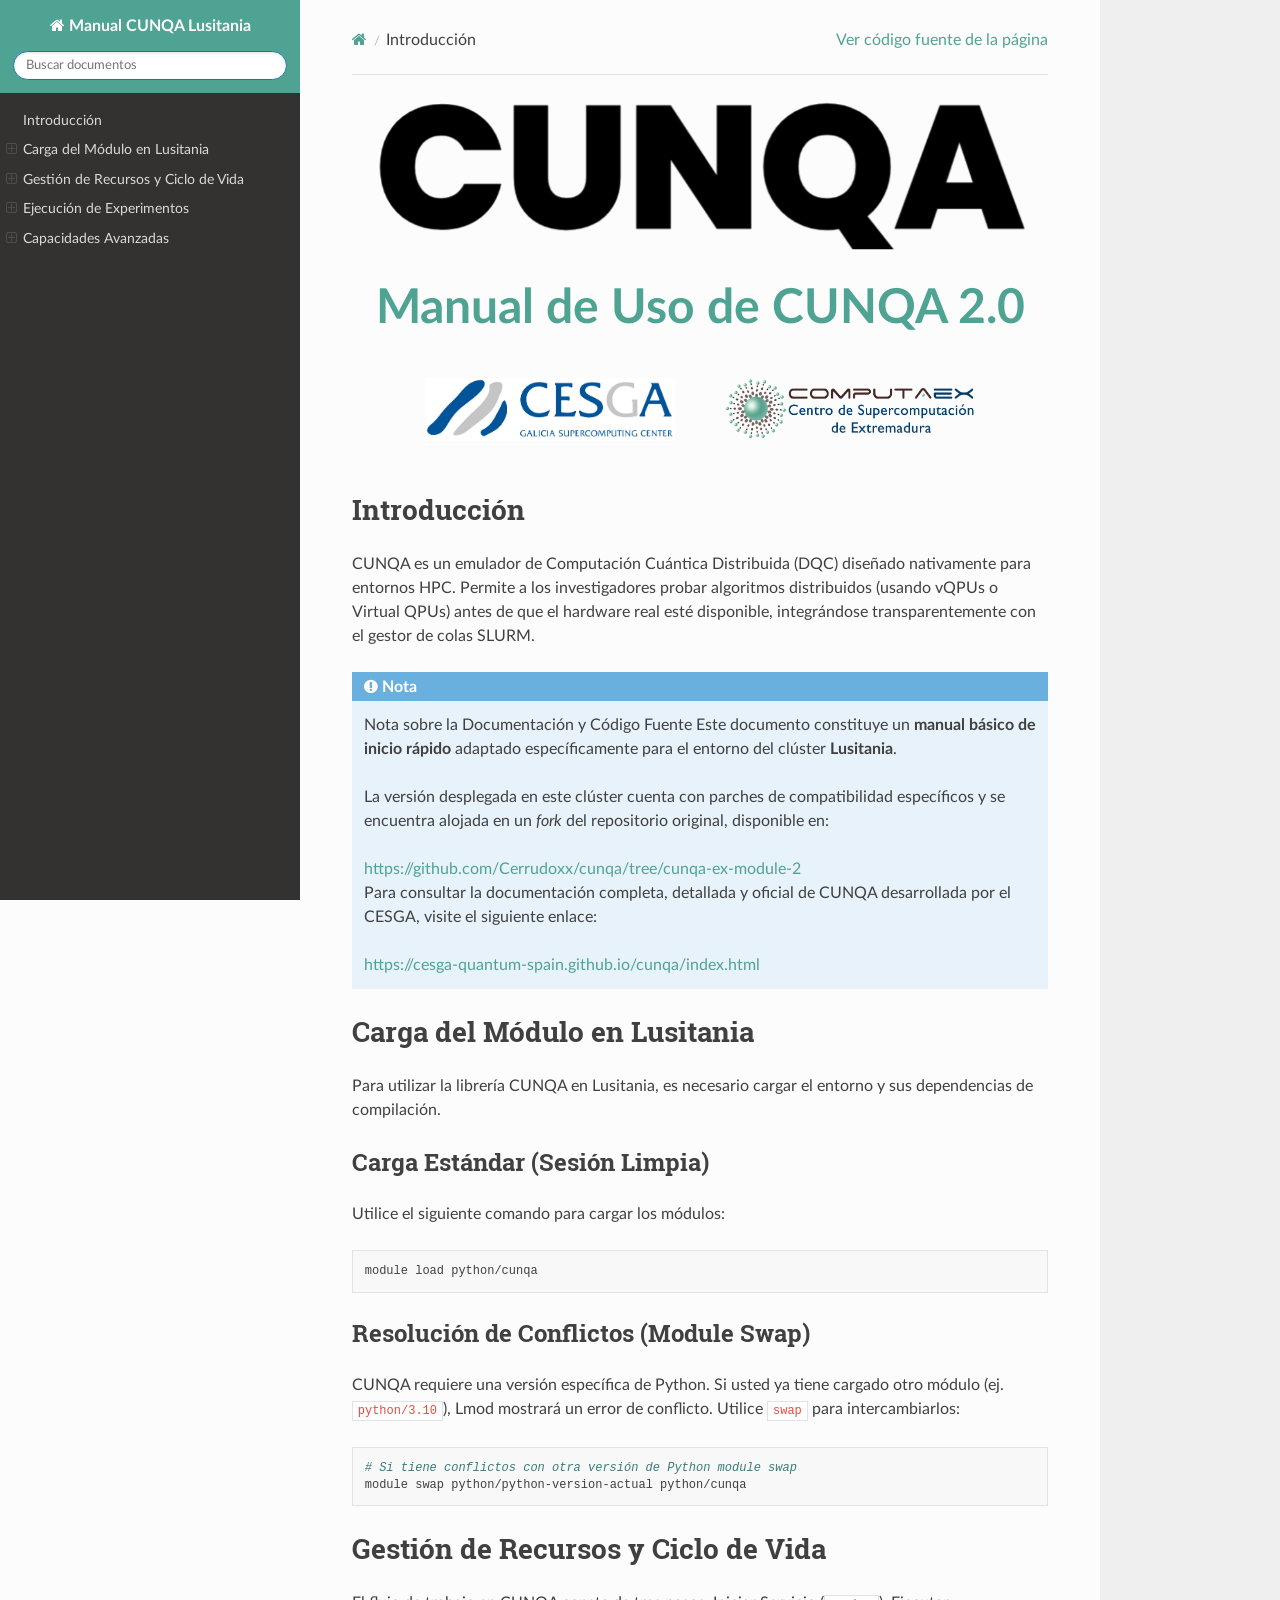
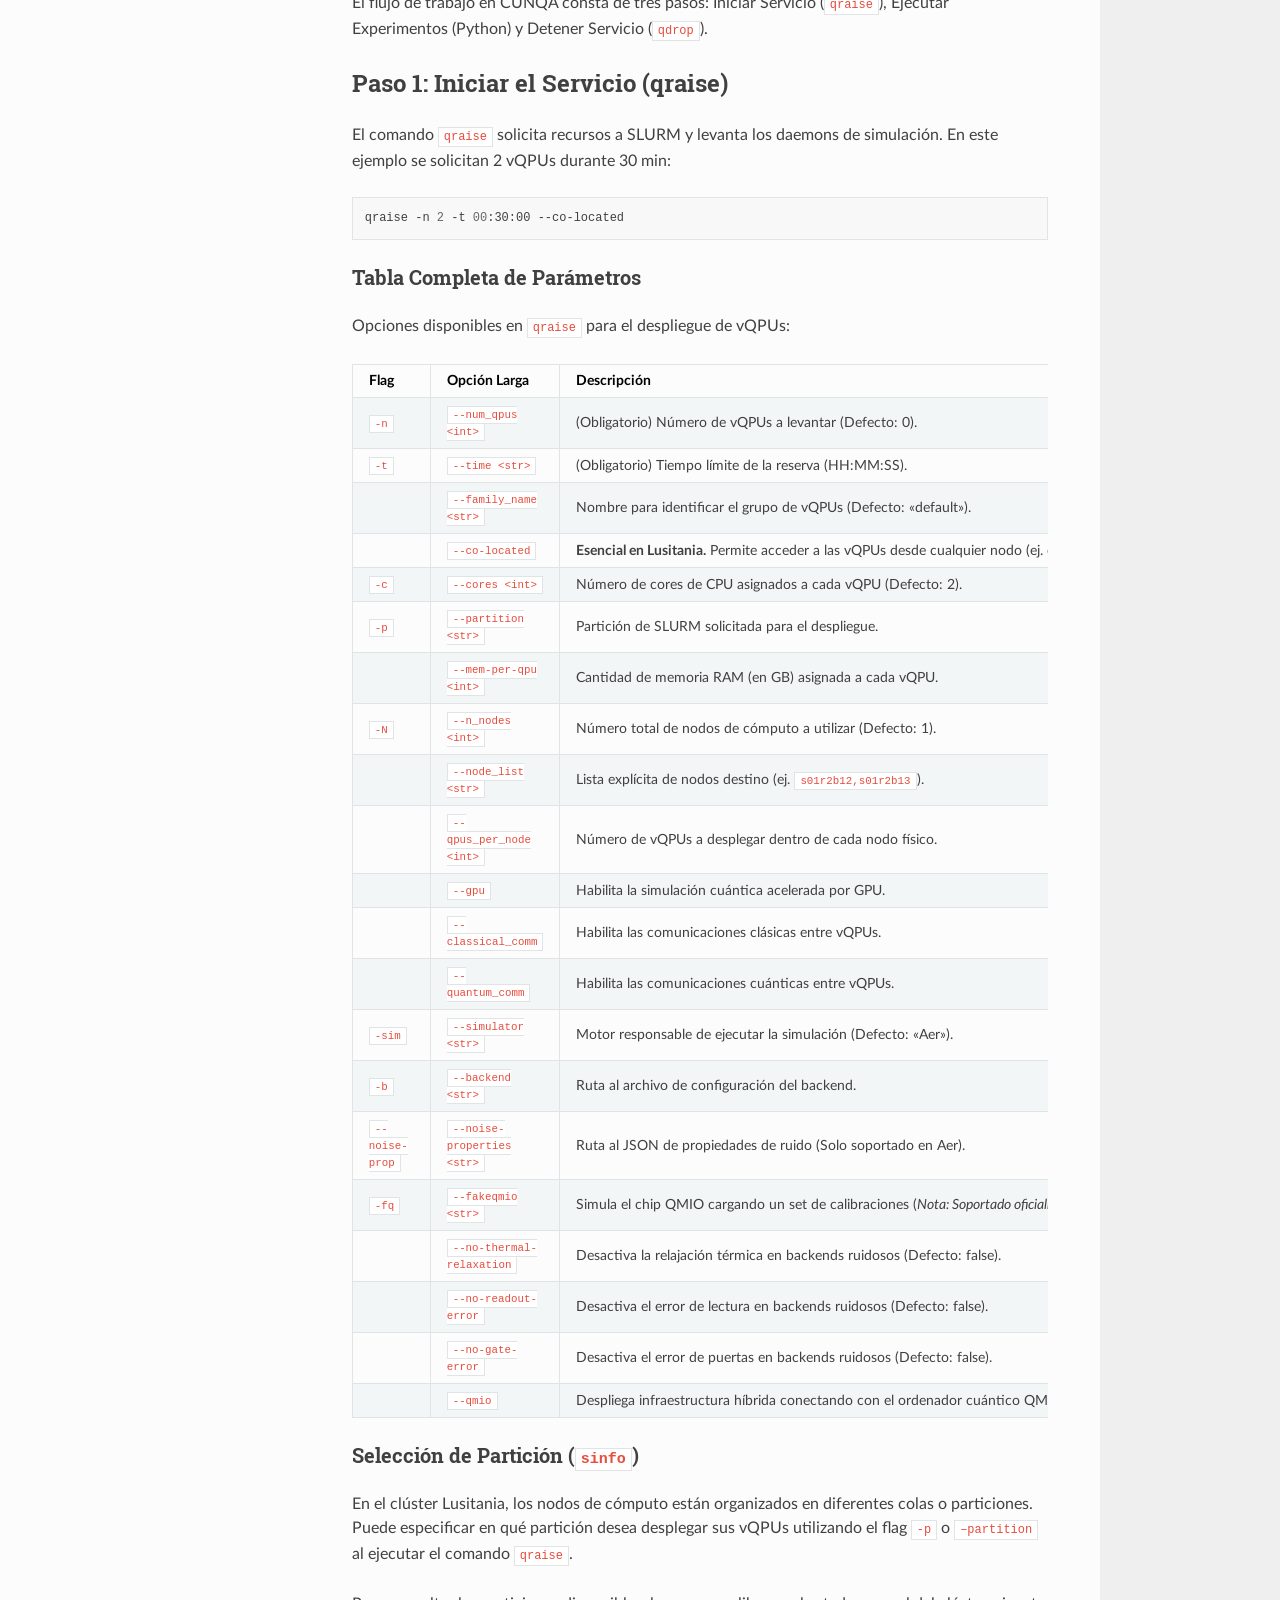
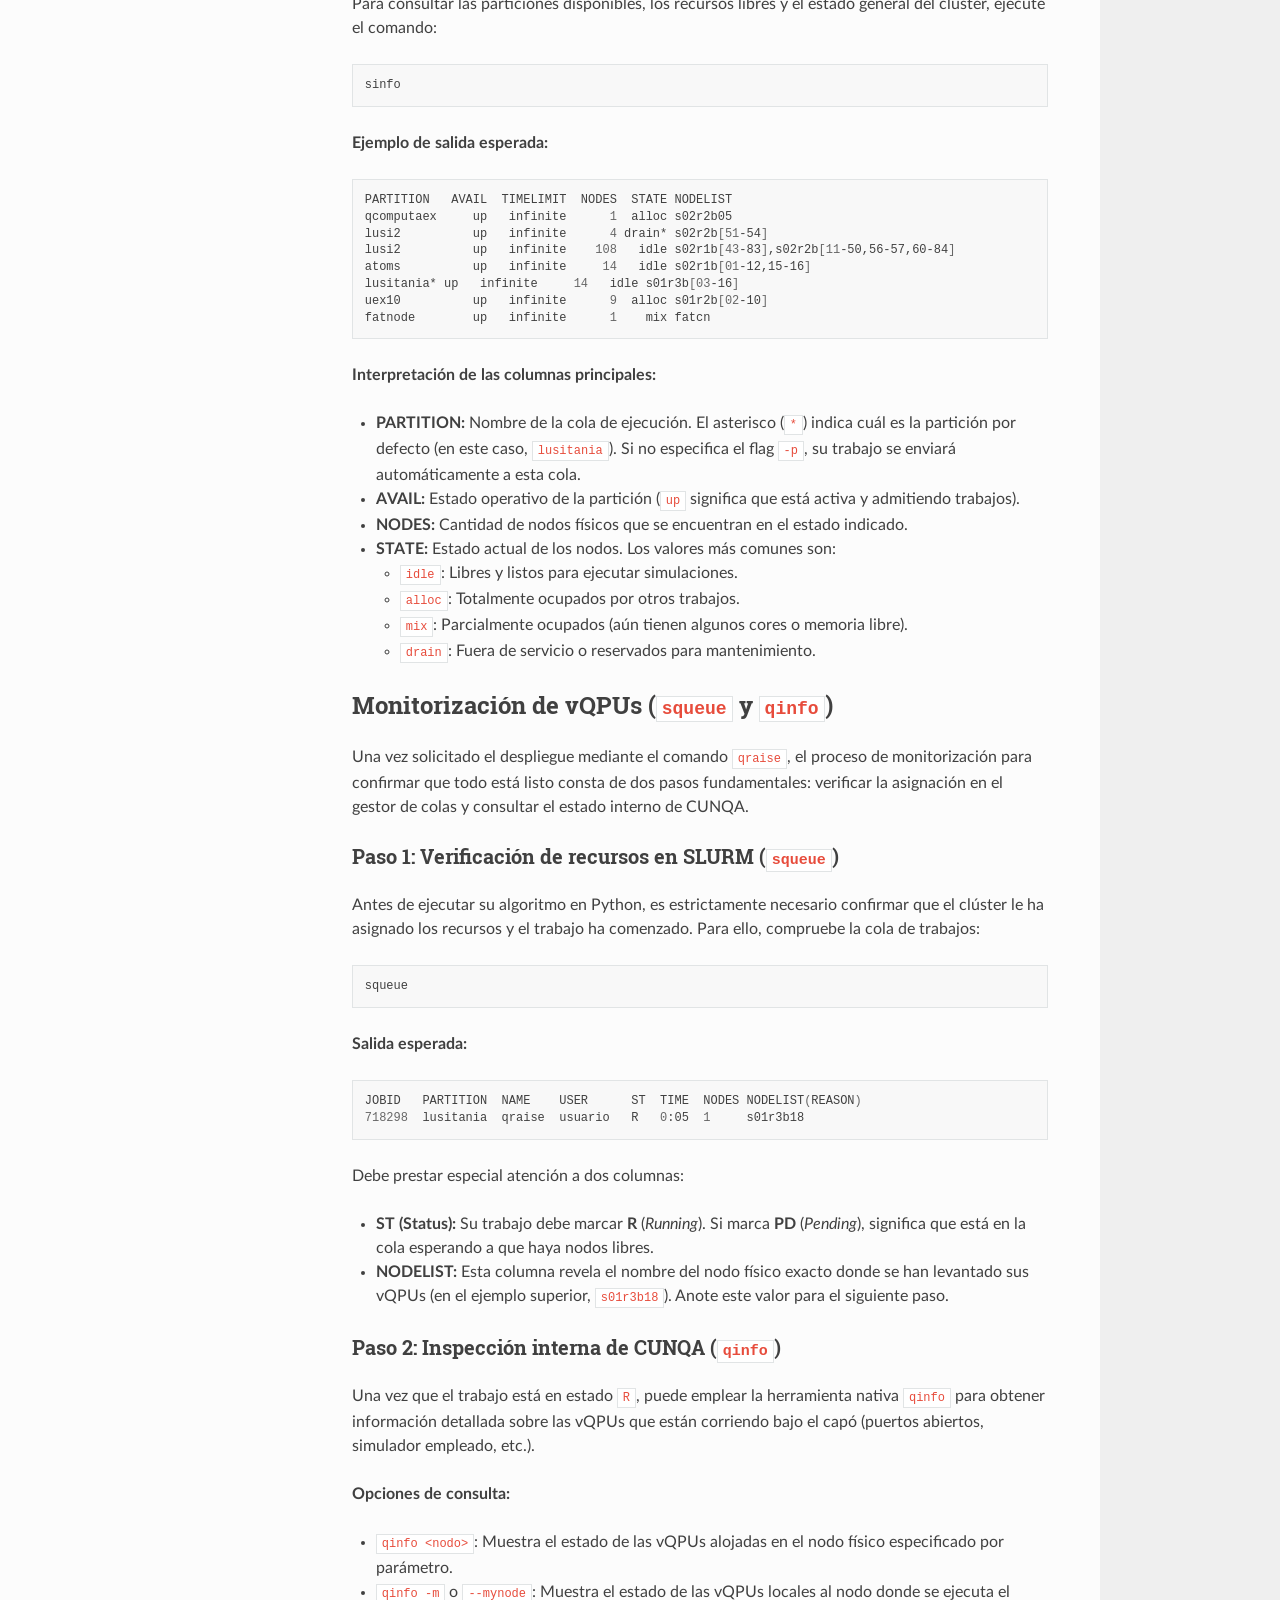
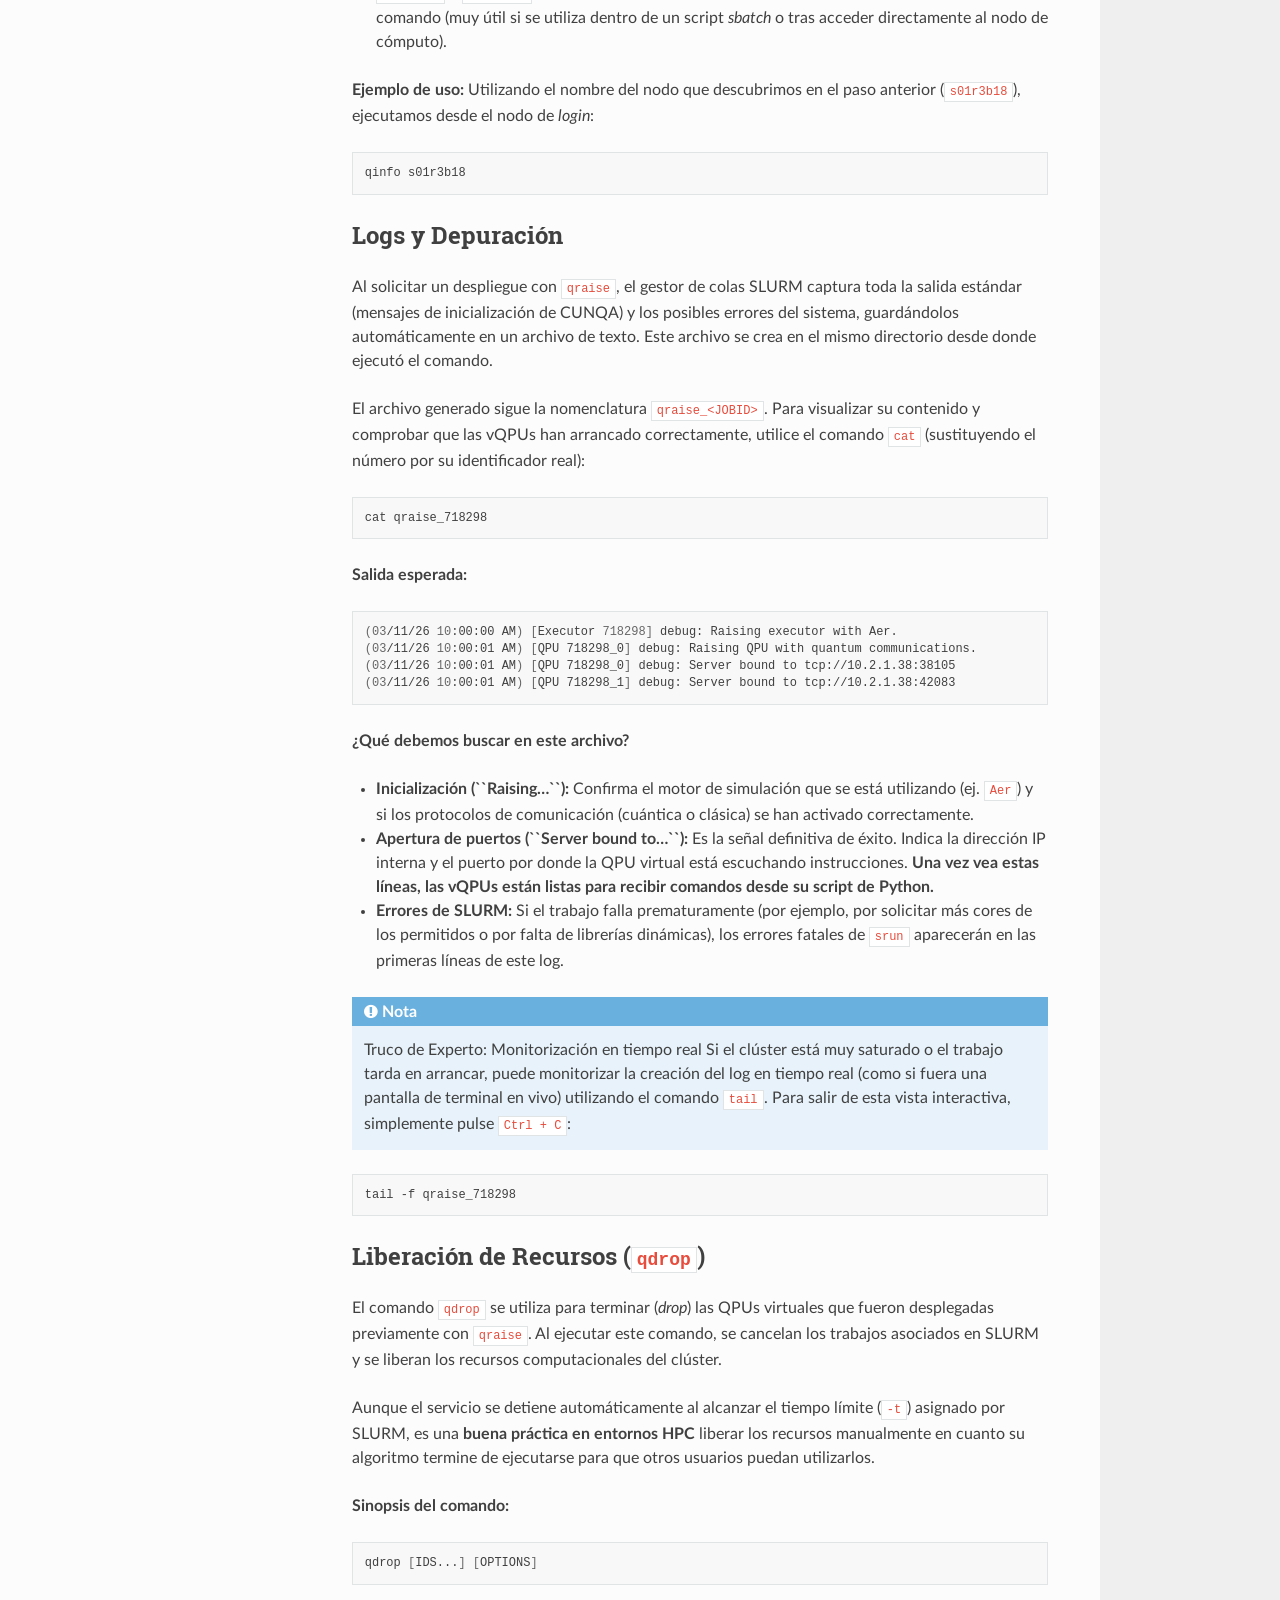
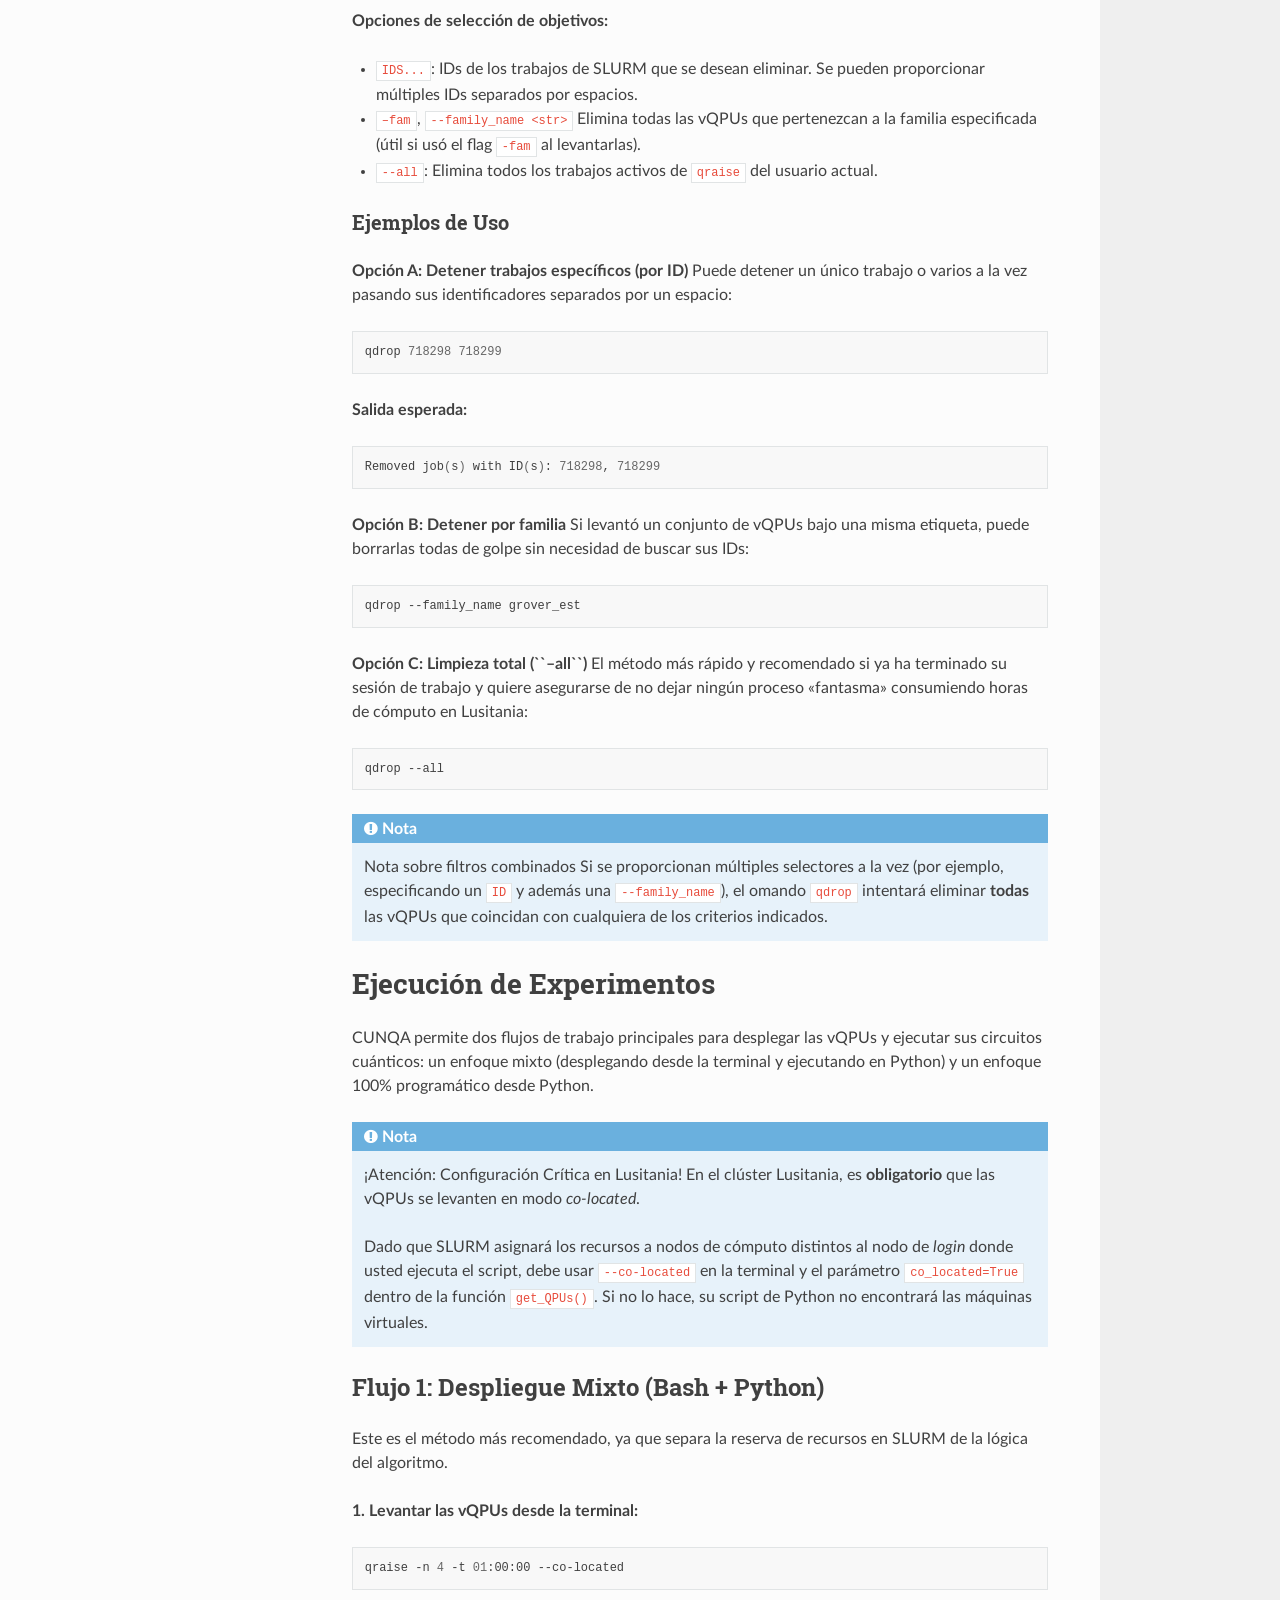
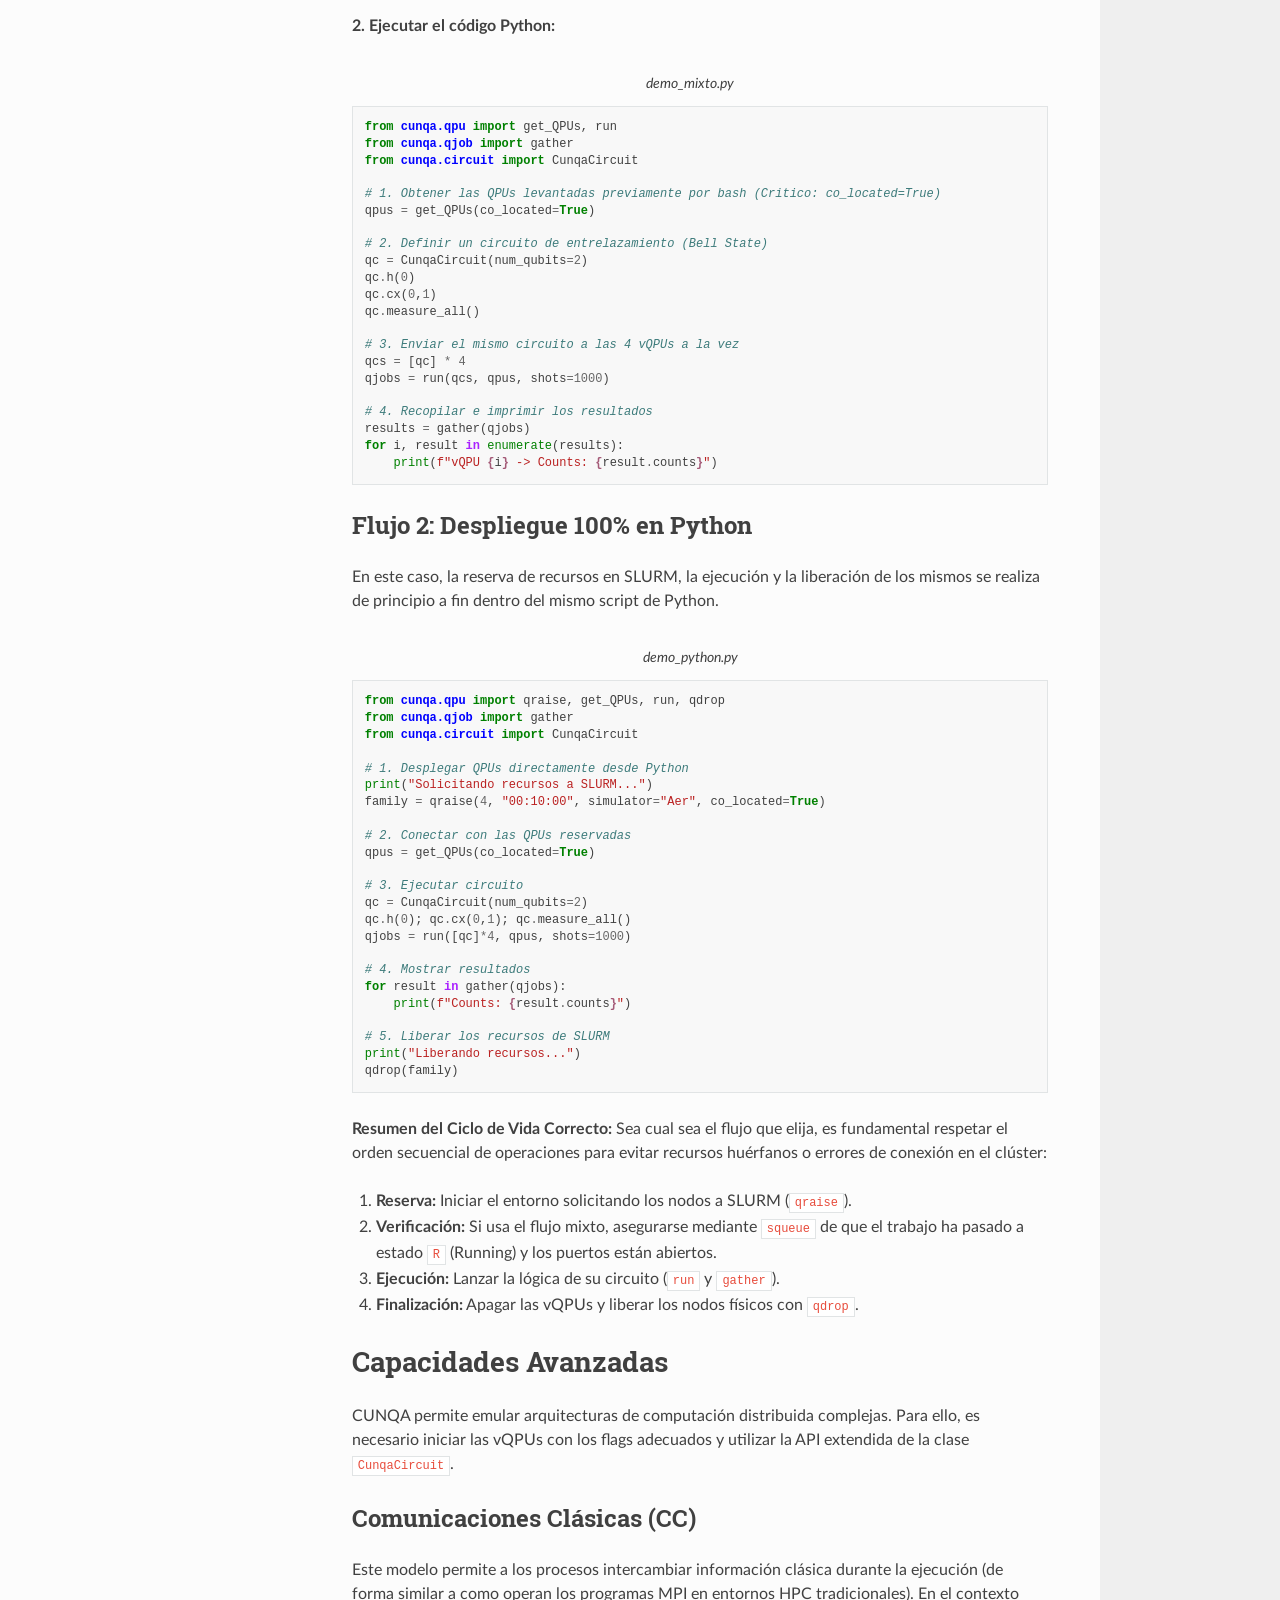
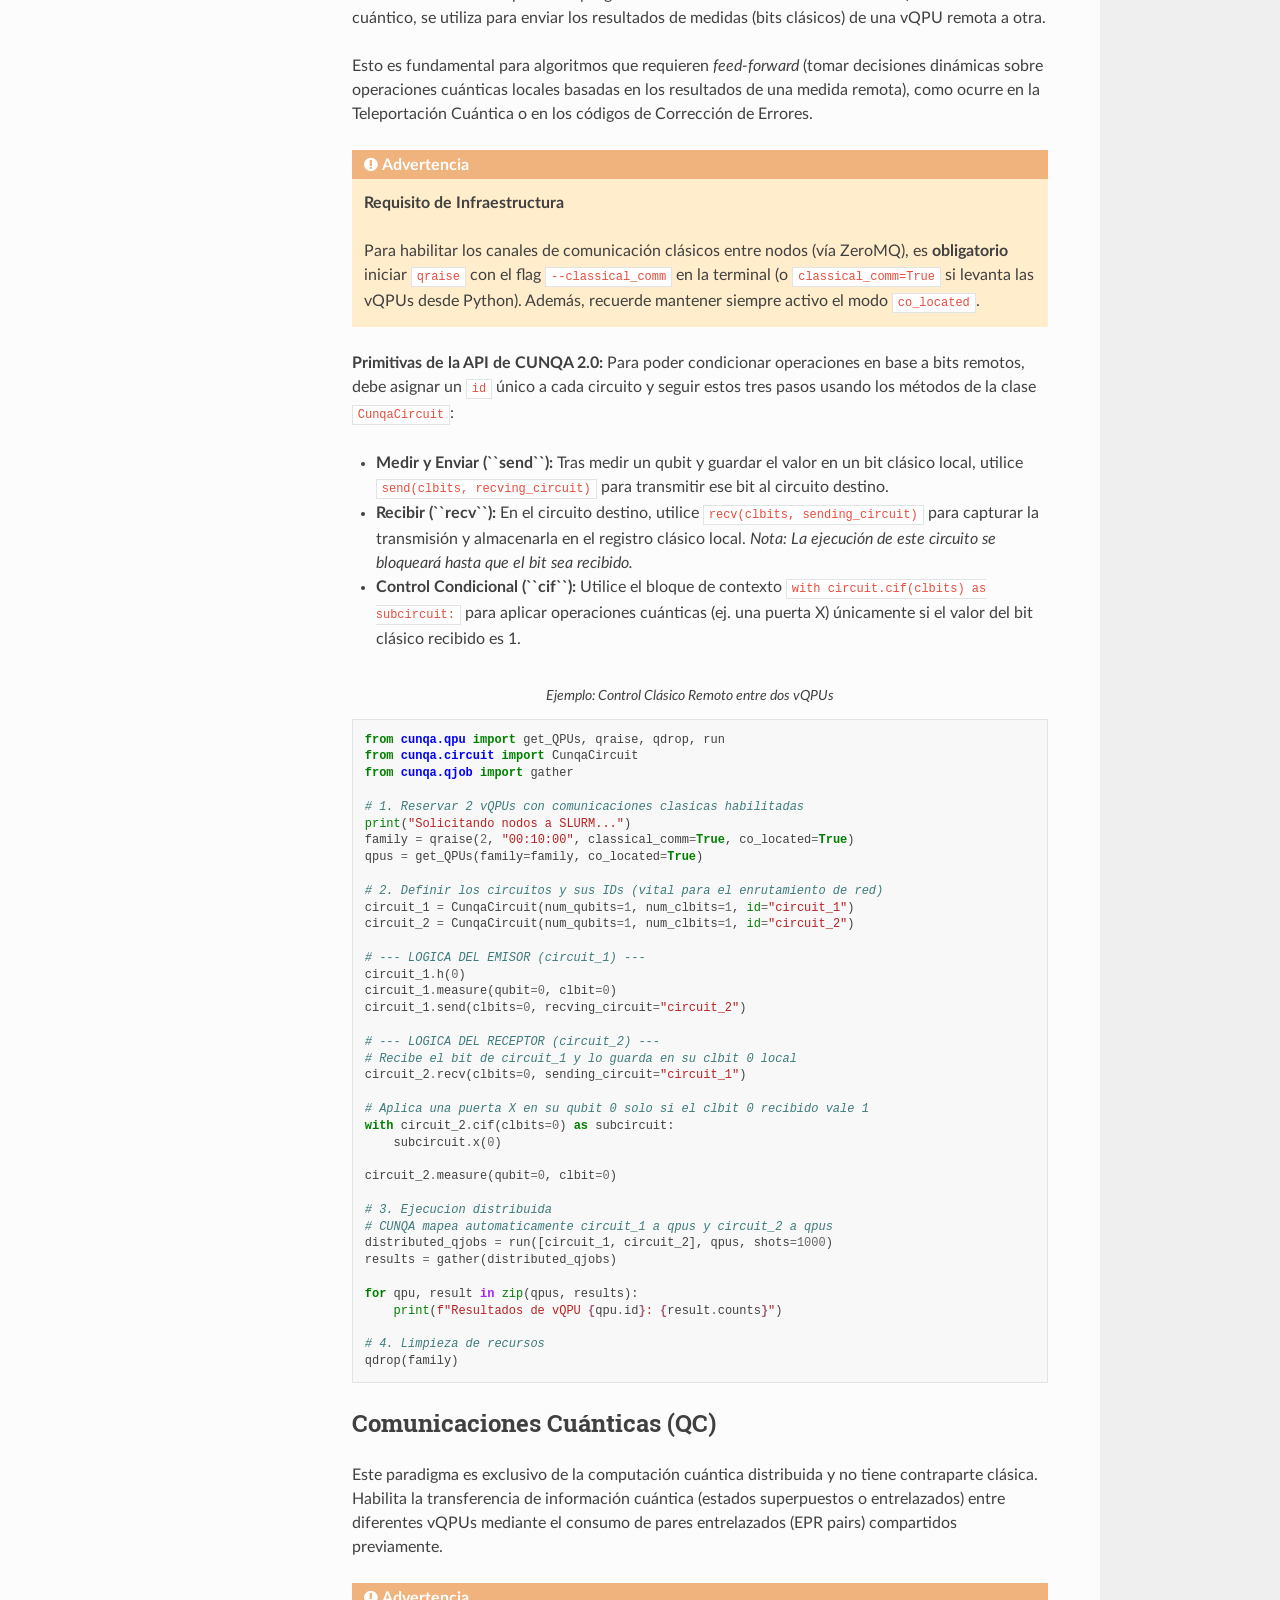
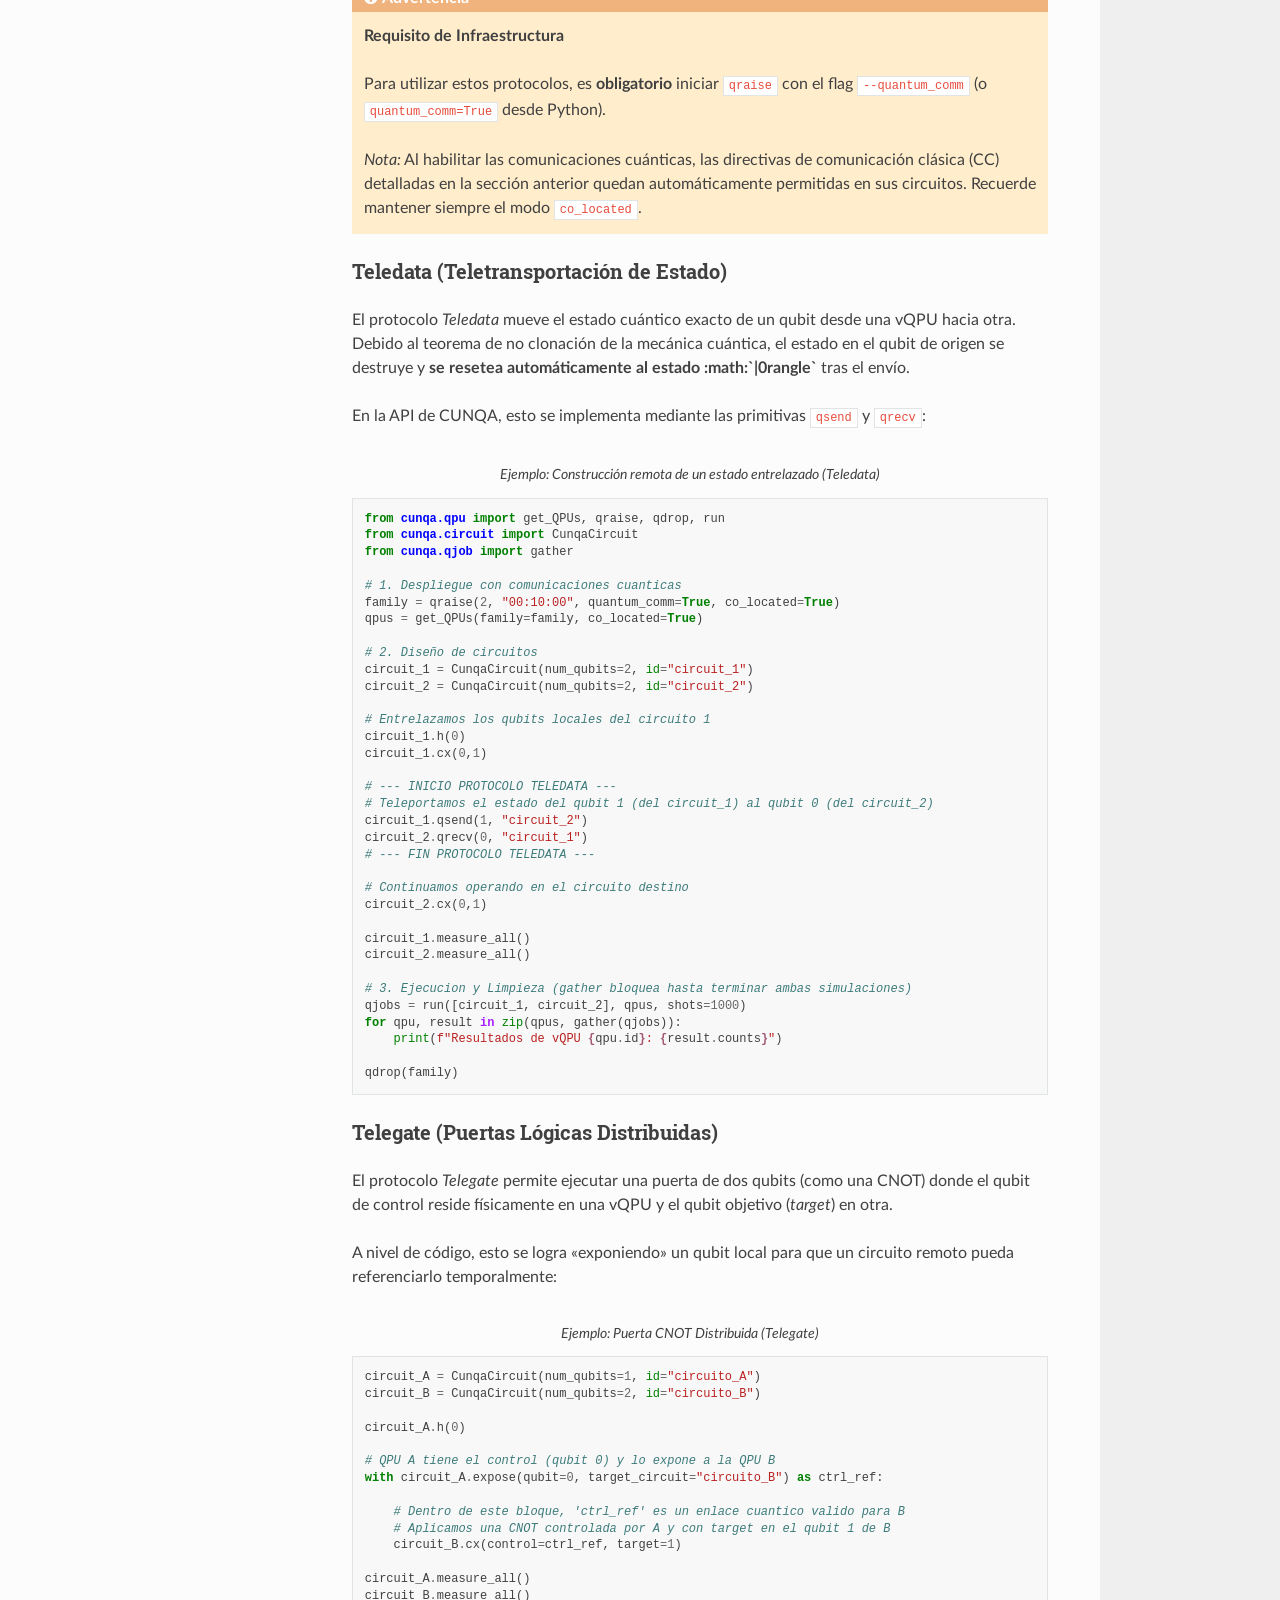
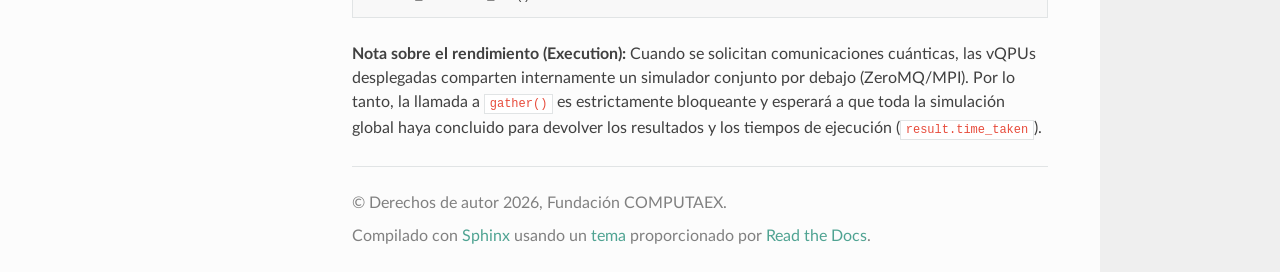
<file: index.html>
<!DOCTYPE html>
<html class="writer-html5" lang="es" data-content_root="./">
<head>
  <meta charset="utf-8" /><meta name="viewport" content="width=device-width, initial-scale=1" />

  <meta name="viewport" content="width=device-width, initial-scale=1.0" />
  <title>Introducción &mdash; documentación de Manual CUNQA Lusitania - 1.0</title>
      <link rel="stylesheet" type="text/css" href="_static/pygments.css?v=b86133f3" />
      <link rel="stylesheet" type="text/css" href="_static/css/theme.css?v=9edc463e" />
      <link rel="stylesheet" type="text/css" href="_static/custom.css?v=4bcdfe37" />

  
      <script src="_static/jquery.js?v=5d32c60e"></script>
      <script src="_static/_sphinx_javascript_frameworks_compat.js?v=2cd50e6c"></script>
      <script src="_static/documentation_options.js?v=4936afed"></script>
      <script src="_static/doctools.js?v=fd6eb6e6"></script>
      <script src="_static/sphinx_highlight.js?v=6ffebe34"></script>
      <script src="_static/translations.js?v=f85f4cfb"></script>
    <script src="_static/js/theme.js"></script>
    <link rel="index" title="Índice" href="genindex.html" />
    <link rel="search" title="Búsqueda" href="search.html" /> 
</head>

<body class="wy-body-for-nav"> 
  <div class="wy-grid-for-nav">
    <nav data-toggle="wy-nav-shift" class="wy-nav-side">
      <div class="wy-side-scroll">
        <div class="wy-side-nav-search" >

          
          
          <a href="#" class="icon icon-home">
            Manual CUNQA Lusitania
          </a>
<div role="search">
  <form id="rtd-search-form" class="wy-form" action="search.html" method="get">
    <input type="text" name="q" placeholder="Buscar documentos" aria-label="Buscar documentos" />
    <input type="hidden" name="check_keywords" value="yes" />
    <input type="hidden" name="area" value="default" />
  </form>
</div>
        </div><div class="wy-menu wy-menu-vertical" data-spy="affix" role="navigation" aria-label="Navigation menu">
              <!-- Local TOC -->
              <div class="local-toc"><ul>
<li><a class="reference internal" href="#">Introducción</a></li>
<li><a class="reference internal" href="#carga-del-modulo-en-lusitania">Carga del Módulo en Lusitania</a><ul>
<li><a class="reference internal" href="#carga-estandar-sesion-limpia">Carga Estándar (Sesión Limpia)</a></li>
<li><a class="reference internal" href="#resolucion-de-conflictos-module-swap">Resolución de Conflictos (Module Swap)</a></li>
</ul>
</li>
<li><a class="reference internal" href="#gestion-de-recursos-y-ciclo-de-vida">Gestión de Recursos y Ciclo de Vida</a><ul>
<li><a class="reference internal" href="#paso-1-iniciar-el-servicio-qraise">Paso 1: Iniciar el Servicio (qraise)</a><ul>
<li><a class="reference internal" href="#tabla-completa-de-parametros">Tabla Completa de Parámetros</a></li>
<li><a class="reference internal" href="#seleccion-de-particion-sinfo">Selección de Partición (<code class="docutils literal notranslate"><span class="pre">sinfo</span></code>)</a></li>
</ul>
</li>
<li><a class="reference internal" href="#monitorizacion-de-vqpus-squeue-y-qinfo">Monitorización de vQPUs (<code class="docutils literal notranslate"><span class="pre">squeue</span></code> y <code class="docutils literal notranslate"><span class="pre">qinfo</span></code>)</a><ul>
<li><a class="reference internal" href="#paso-1-verificacion-de-recursos-en-slurm-squeue">Paso 1: Verificación de recursos en SLURM (<code class="docutils literal notranslate"><span class="pre">squeue</span></code>)</a></li>
<li><a class="reference internal" href="#paso-2-inspeccion-interna-de-cunqa-qinfo">Paso 2: Inspección interna de CUNQA (<code class="docutils literal notranslate"><span class="pre">qinfo</span></code>)</a></li>
</ul>
</li>
<li><a class="reference internal" href="#logs-y-depuracion">Logs y Depuración</a></li>
<li><a class="reference internal" href="#liberacion-de-recursos-qdrop">Liberación de Recursos (<code class="docutils literal notranslate"><span class="pre">qdrop</span></code>)</a><ul>
<li><a class="reference internal" href="#ejemplos-de-uso">Ejemplos de Uso</a></li>
</ul>
</li>
</ul>
</li>
<li><a class="reference internal" href="#ejecucion-de-experimentos">Ejecución de Experimentos</a><ul>
<li><a class="reference internal" href="#flujo-1-despliegue-mixto-bash-python">Flujo 1: Despliegue Mixto (Bash + Python)</a></li>
<li><a class="reference internal" href="#flujo-2-despliegue-100-en-python">Flujo 2: Despliegue 100% en Python</a></li>
</ul>
</li>
<li><a class="reference internal" href="#capacidades-avanzadas">Capacidades Avanzadas</a><ul>
<li><a class="reference internal" href="#comunicaciones-clasicas-cc">Comunicaciones Clásicas (CC)</a></li>
<li><a class="reference internal" href="#comunicaciones-cuanticas-qc">Comunicaciones Cuánticas (QC)</a><ul>
<li><a class="reference internal" href="#teledata-teletransportacion-de-estado">Teledata (Teletransportación de Estado)</a></li>
<li><a class="reference internal" href="#telegate-puertas-logicas-distribuidas">Telegate (Puertas Lógicas Distribuidas)</a></li>
</ul>
</li>
</ul>
</li>
</ul>
</div>
        </div>
      </div>
    </nav>

    <section data-toggle="wy-nav-shift" class="wy-nav-content-wrap"><nav class="wy-nav-top" aria-label="Mobile navigation menu" >
          <i data-toggle="wy-nav-top" class="fa fa-bars"></i>
          <a href="#">Manual CUNQA Lusitania</a>
      </nav>

      <div class="wy-nav-content">
        <div class="rst-content">
          <div role="navigation" aria-label="Page navigation">
  <ul class="wy-breadcrumbs">
      <li><a href="#" class="icon icon-home" aria-label="Home"></a></li>
      <li class="breadcrumb-item active">Introducción</li>
      <li class="wy-breadcrumbs-aside">
            <a href="_sources/index.rst.txt" rel="nofollow"> Ver código fuente de la página</a>
      </li>
  </ul>
  <hr/>
</div>
          <div role="main" class="document" itemscope="itemscope" itemtype="http://schema.org/Article">
           <div itemprop="articleBody">
             
  <div class="titlepage docutils container">
<a class="reference internal image-reference" href="_images/output-onlinepngtools.png"><img alt="Logo CUNQA" class="align-center" src="_images/output-onlinepngtools.png" style="width: 95%;" />
</a>
<p class="big-title">Manual de Uso de CUNQA 2.0</p>
<div class="logo-container docutils container">
<img alt="Logo CESGA" src="_images/logotipo_CESGA_original.jpg" />
<img alt="Logo COMPUTAEX" src="_images/COMPUTAEX_nuevo.png" />
</div>
</div>
<section id="introduccion">
<h1>Introducción<a class="headerlink" href="#introduccion" title="Link to this heading"></a></h1>
<p>CUNQA es un emulador de Computación Cuántica Distribuida (DQC) diseñado
nativamente para entornos HPC. Permite a los investigadores probar
algoritmos distribuidos (usando vQPUs o Virtual QPUs) antes de que el
hardware real esté disponible, integrándose transparentemente con el
gestor de colas SLURM.</p>
<div class="admonition note">
<p class="admonition-title">Nota</p>
<p>Nota sobre la Documentación y Código Fuente Este documento constituye
un <strong>manual básico de inicio rápido</strong> adaptado específicamente para
el entorno del clúster <strong>Lusitania</strong>.</p>
<p>La versión desplegada en este clúster cuenta con parches de
compatibilidad específicos y se encuentra alojada en un <em>fork</em> del
repositorio original, disponible en:</p>
<div class="center docutils container">
<p><a class="reference external" href="https://github.com/Cerrudoxx/cunqa/tree/cunqa-ex-module-2">https://github.com/Cerrudoxx/cunqa/tree/cunqa-ex-module-2</a></p>
</div>
<p>Para consultar la documentación completa, detallada y oficial de
CUNQA desarrollada por el CESGA, visite el siguiente enlace:</p>
<div class="center docutils container">
<p><a class="reference external" href="https://cesga-quantum-spain.github.io/cunqa/index.html">https://cesga-quantum-spain.github.io/cunqa/index.html</a></p>
</div>
</div>
</section>
<section id="carga-del-modulo-en-lusitania">
<h1>Carga del Módulo en Lusitania<a class="headerlink" href="#carga-del-modulo-en-lusitania" title="Link to this heading"></a></h1>
<p>Para utilizar la librería CUNQA en Lusitania, es necesario cargar el
entorno y sus dependencias de compilación.</p>
<section id="carga-estandar-sesion-limpia">
<h2>Carga Estándar (Sesión Limpia)<a class="headerlink" href="#carga-estandar-sesion-limpia" title="Link to this heading"></a></h2>
<p>Utilice el siguiente comando para cargar los módulos:</p>
<div class="highlight-bash notranslate"><div class="highlight"><pre><span></span>module<span class="w"> </span>load<span class="w"> </span>python/cunqa
</pre></div>
</div>
</section>
<section id="resolucion-de-conflictos-module-swap">
<h2>Resolución de Conflictos (Module Swap)<a class="headerlink" href="#resolucion-de-conflictos-module-swap" title="Link to this heading"></a></h2>
<p>CUNQA requiere una versión específica de Python. Si usted ya tiene
cargado otro módulo (ej. <code class="docutils literal notranslate"><span class="pre">python/3.10</span></code>), Lmod mostrará un error de
conflicto. Utilice <code class="docutils literal notranslate"><span class="pre">swap</span></code> para intercambiarlos:</p>
<div class="highlight-bash notranslate"><div class="highlight"><pre><span></span><span class="c1"># Si tiene conflictos con otra versión de Python module swap</span>
module<span class="w"> </span>swap<span class="w"> </span>python/python-version-actual<span class="w"> </span>python/cunqa
</pre></div>
</div>
</section>
</section>
<section id="gestion-de-recursos-y-ciclo-de-vida">
<h1>Gestión de Recursos y Ciclo de Vida<a class="headerlink" href="#gestion-de-recursos-y-ciclo-de-vida" title="Link to this heading"></a></h1>
<p>El flujo de trabajo en CUNQA consta de tres pasos: Iniciar Servicio
(<code class="docutils literal notranslate"><span class="pre">qraise</span></code>), Ejecutar Experimentos (Python) y Detener Servicio
(<code class="docutils literal notranslate"><span class="pre">qdrop</span></code>).</p>
<section id="paso-1-iniciar-el-servicio-qraise">
<h2>Paso 1: Iniciar el Servicio (qraise)<a class="headerlink" href="#paso-1-iniciar-el-servicio-qraise" title="Link to this heading"></a></h2>
<p>El comando <code class="docutils literal notranslate"><span class="pre">qraise</span></code> solicita recursos a SLURM y levanta los daemons de
simulación. En este ejemplo se solicitan 2 vQPUs durante 30 min:</p>
<div class="highlight-bash notranslate"><div class="highlight"><pre><span></span>qraise<span class="w"> </span>-n<span class="w"> </span><span class="m">2</span><span class="w"> </span>-t<span class="w"> </span><span class="m">00</span>:30:00<span class="w"> </span>--co-located
</pre></div>
</div>
<section id="tabla-completa-de-parametros">
<h3>Tabla Completa de Parámetros<a class="headerlink" href="#tabla-completa-de-parametros" title="Link to this heading"></a></h3>
<p>Opciones disponibles en <code class="docutils literal notranslate"><span class="pre">qraise</span></code> para el despliegue de vQPUs:</p>
<table class="docutils align-default">
<colgroup>
<col style="width: 15.0%" />
<col style="width: 30.0%" />
<col style="width: 55.0%" />
</colgroup>
<thead>
<tr class="row-odd"><th class="head"><p>Flag</p></th>
<th class="head"><p>Opción Larga</p></th>
<th class="head"><p>Descripción</p></th>
</tr>
</thead>
<tbody>
<tr class="row-even"><td><p><code class="docutils literal notranslate"><span class="pre">-n</span></code></p></td>
<td><p><code class="docutils literal notranslate"><span class="pre">--num_qpus</span> <span class="pre">&lt;int&gt;</span></code></p></td>
<td><p>(Obligatorio) Número de vQPUs a levantar (Defecto: 0).</p></td>
</tr>
<tr class="row-odd"><td><p><code class="docutils literal notranslate"><span class="pre">-t</span></code></p></td>
<td><p><code class="docutils literal notranslate"><span class="pre">--time</span> <span class="pre">&lt;str&gt;</span></code></p></td>
<td><p>(Obligatorio) Tiempo límite de la reserva (HH:MM:SS).</p></td>
</tr>
<tr class="row-even"><td></td>
<td><p><code class="docutils literal notranslate"><span class="pre">--family_name</span> <span class="pre">&lt;str&gt;</span></code></p></td>
<td><p>Nombre para identificar el grupo de vQPUs (Defecto: «default»).</p></td>
</tr>
<tr class="row-odd"><td></td>
<td><p><code class="docutils literal notranslate"><span class="pre">--co-located</span></code></p></td>
<td><p><strong>Esencial en Lusitania.</strong> Permite acceder a las vQPUs desde cualquier nodo (ej. el nodo de login).</p></td>
</tr>
<tr class="row-even"><td><p><code class="docutils literal notranslate"><span class="pre">-c</span></code></p></td>
<td><p><code class="docutils literal notranslate"><span class="pre">--cores</span> <span class="pre">&lt;int&gt;</span></code></p></td>
<td><p>Número de cores de CPU asignados a cada vQPU (Defecto: 2).</p></td>
</tr>
<tr class="row-odd"><td><p><code class="docutils literal notranslate"><span class="pre">-p</span></code></p></td>
<td><p><code class="docutils literal notranslate"><span class="pre">--partition</span> <span class="pre">&lt;str&gt;</span></code></p></td>
<td><p>Partición de SLURM solicitada para el despliegue.</p></td>
</tr>
<tr class="row-even"><td></td>
<td><p><code class="docutils literal notranslate"><span class="pre">--mem-per-qpu</span> <span class="pre">&lt;int&gt;</span></code></p></td>
<td><p>Cantidad de memoria RAM (en GB) asignada a cada vQPU.</p></td>
</tr>
<tr class="row-odd"><td><p><code class="docutils literal notranslate"><span class="pre">-N</span></code></p></td>
<td><p><code class="docutils literal notranslate"><span class="pre">--n_nodes</span> <span class="pre">&lt;int&gt;</span></code></p></td>
<td><p>Número total de nodos de cómputo a utilizar (Defecto: 1).</p></td>
</tr>
<tr class="row-even"><td></td>
<td><p><code class="docutils literal notranslate"><span class="pre">--node_list</span> <span class="pre">&lt;str&gt;</span></code></p></td>
<td><p>Lista explícita de nodos destino (ej. <code class="docutils literal notranslate"><span class="pre">s01r2b12,s01r2b13</span></code>).</p></td>
</tr>
<tr class="row-odd"><td></td>
<td><p><code class="docutils literal notranslate"><span class="pre">--qpus_per_node</span> <span class="pre">&lt;int&gt;</span></code></p></td>
<td><p>Número de vQPUs a desplegar dentro de cada nodo físico.</p></td>
</tr>
<tr class="row-even"><td></td>
<td><p><code class="docutils literal notranslate"><span class="pre">--gpu</span></code></p></td>
<td><p>Habilita la simulación cuántica acelerada por GPU.</p></td>
</tr>
<tr class="row-odd"><td></td>
<td><p><code class="docutils literal notranslate"><span class="pre">--classical_comm</span></code></p></td>
<td><p>Habilita las comunicaciones clásicas entre vQPUs.</p></td>
</tr>
<tr class="row-even"><td></td>
<td><p><code class="docutils literal notranslate"><span class="pre">--quantum_comm</span></code></p></td>
<td><p>Habilita las comunicaciones cuánticas entre vQPUs.</p></td>
</tr>
<tr class="row-odd"><td><p><code class="docutils literal notranslate"><span class="pre">-sim</span></code></p></td>
<td><p><code class="docutils literal notranslate"><span class="pre">--simulator</span> <span class="pre">&lt;str&gt;</span></code></p></td>
<td><p>Motor responsable de ejecutar la simulación (Defecto: «Aer»).</p></td>
</tr>
<tr class="row-even"><td><p><code class="docutils literal notranslate"><span class="pre">-b</span></code></p></td>
<td><p><code class="docutils literal notranslate"><span class="pre">--backend</span> <span class="pre">&lt;str&gt;</span></code></p></td>
<td><p>Ruta al archivo de configuración del backend.</p></td>
</tr>
<tr class="row-odd"><td><p><code class="docutils literal notranslate"><span class="pre">--noise-prop</span></code></p></td>
<td><p><code class="docutils literal notranslate"><span class="pre">--noise-properties</span> <span class="pre">&lt;str&gt;</span></code></p></td>
<td><p>Ruta al JSON de propiedades de ruido (Solo soportado en Aer).</p></td>
</tr>
<tr class="row-even"><td><p><code class="docutils literal notranslate"><span class="pre">-fq</span></code></p></td>
<td><p><code class="docutils literal notranslate"><span class="pre">--fakeqmio</span> <span class="pre">&lt;str&gt;</span></code></p></td>
<td><p>Simula el chip QMIO cargando un set de calibraciones (<em>Nota: Soportado oficialmente en CESGA</em>).</p></td>
</tr>
<tr class="row-odd"><td></td>
<td><p><code class="docutils literal notranslate"><span class="pre">--no-thermal-relaxation</span></code></p></td>
<td><p>Desactiva la relajación térmica en backends ruidosos (Defecto: false).</p></td>
</tr>
<tr class="row-even"><td></td>
<td><p><code class="docutils literal notranslate"><span class="pre">--no-readout-error</span></code></p></td>
<td><p>Desactiva el error de lectura en backends ruidosos (Defecto: false).</p></td>
</tr>
<tr class="row-odd"><td></td>
<td><p><code class="docutils literal notranslate"><span class="pre">--no-gate-error</span></code></p></td>
<td><p>Desactiva el error de puertas en backends ruidosos (Defecto: false).</p></td>
</tr>
<tr class="row-even"><td></td>
<td><p><code class="docutils literal notranslate"><span class="pre">--qmio</span></code></p></td>
<td><p>Despliega infraestructura híbrida conectando con el ordenador cuántico QMIO real (<em>Exclusivo de CESGA</em>).</p></td>
</tr>
</tbody>
</table>
</section>
<section id="seleccion-de-particion-sinfo">
<h3>Selección de Partición (<code class="docutils literal notranslate"><span class="pre">sinfo</span></code>)<a class="headerlink" href="#seleccion-de-particion-sinfo" title="Link to this heading"></a></h3>
<p>En el clúster Lusitania, los nodos de cómputo están organizados en
diferentes colas o particiones. Puede especificar en qué partición desea
desplegar sus vQPUs utilizando el flag <code class="docutils literal notranslate"><span class="pre">-p</span></code> o <code class="docutils literal notranslate"><span class="pre">–partition</span></code> al
ejecutar el comando <code class="docutils literal notranslate"><span class="pre">qraise</span></code>.</p>
<p>Para consultar las particiones disponibles, los recursos libres y el
estado general del clúster, ejecute el comando:</p>
<div class="highlight-bash notranslate"><div class="highlight"><pre><span></span>sinfo
</pre></div>
</div>
<p><strong>Ejemplo de salida esperada:</strong></p>
<div class="highlight-bash notranslate"><div class="highlight"><pre><span></span>PARTITION<span class="w">   </span>AVAIL<span class="w">  </span>TIMELIMIT<span class="w">  </span>NODES<span class="w">  </span>STATE<span class="w"> </span>NODELIST
qcomputaex<span class="w">     </span>up<span class="w">   </span>infinite<span class="w">      </span><span class="m">1</span><span class="w">  </span>alloc<span class="w"> </span>s02r2b05
lusi2<span class="w">          </span>up<span class="w">   </span>infinite<span class="w">      </span><span class="m">4</span><span class="w"> </span>drain*<span class="w"> </span>s02r2b<span class="o">[</span><span class="m">51</span>-54<span class="o">]</span>
lusi2<span class="w">          </span>up<span class="w">   </span>infinite<span class="w">    </span><span class="m">108</span><span class="w">   </span>idle<span class="w"> </span>s02r1b<span class="o">[</span><span class="m">43</span>-83<span class="o">]</span>,s02r2b<span class="o">[</span><span class="m">11</span>-50,56-57,60-84<span class="o">]</span>
atoms<span class="w">          </span>up<span class="w">   </span>infinite<span class="w">     </span><span class="m">14</span><span class="w">   </span>idle<span class="w"> </span>s02r1b<span class="o">[</span><span class="m">01</span>-12,15-16<span class="o">]</span>
lusitania*<span class="w"> </span>up<span class="w">   </span>infinite<span class="w">     </span><span class="m">14</span><span class="w">   </span>idle<span class="w"> </span>s01r3b<span class="o">[</span><span class="m">03</span>-16<span class="o">]</span>
uex10<span class="w">          </span>up<span class="w">   </span>infinite<span class="w">      </span><span class="m">9</span><span class="w">  </span>alloc<span class="w"> </span>s01r2b<span class="o">[</span><span class="m">02</span>-10<span class="o">]</span>
fatnode<span class="w">        </span>up<span class="w">   </span>infinite<span class="w">      </span><span class="m">1</span><span class="w">    </span>mix<span class="w"> </span>fatcn
</pre></div>
</div>
<p><strong>Interpretación de las columnas principales:</strong></p>
<ul class="simple">
<li><p><strong>PARTITION:</strong> Nombre de la cola de ejecución. El asterisco (<code class="docutils literal notranslate"><span class="pre">*</span></code>)
indica cuál es la partición por defecto (en este caso,
<code class="docutils literal notranslate"><span class="pre">lusitania</span></code>). Si no especifica el flag <code class="docutils literal notranslate"><span class="pre">-p</span></code>, su trabajo se
enviará automáticamente a esta cola.</p></li>
<li><p><strong>AVAIL:</strong> Estado operativo de la partición (<code class="docutils literal notranslate"><span class="pre">up</span></code> significa que
está activa y admitiendo trabajos).</p></li>
<li><p><strong>NODES:</strong> Cantidad de nodos físicos que se encuentran en el estado
indicado.</p></li>
<li><p><strong>STATE:</strong> Estado actual de los nodos. Los valores más comunes son:</p>
<ul>
<li><p><code class="docutils literal notranslate"><span class="pre">idle</span></code>: Libres y listos para ejecutar simulaciones.</p></li>
<li><p><code class="docutils literal notranslate"><span class="pre">alloc</span></code>: Totalmente ocupados por otros trabajos.</p></li>
<li><p><code class="docutils literal notranslate"><span class="pre">mix</span></code>: Parcialmente ocupados (aún tienen algunos cores o memoria
libre).</p></li>
<li><p><code class="docutils literal notranslate"><span class="pre">drain</span></code>: Fuera de servicio o reservados para mantenimiento.</p></li>
</ul>
</li>
</ul>
</section>
</section>
<section id="monitorizacion-de-vqpus-squeue-y-qinfo">
<h2>Monitorización de vQPUs (<code class="docutils literal notranslate"><span class="pre">squeue</span></code> y <code class="docutils literal notranslate"><span class="pre">qinfo</span></code>)<a class="headerlink" href="#monitorizacion-de-vqpus-squeue-y-qinfo" title="Link to this heading"></a></h2>
<p>Una vez solicitado el despliegue mediante el comando <code class="docutils literal notranslate"><span class="pre">qraise</span></code>, el
proceso de monitorización para confirmar que todo está listo consta de
dos pasos fundamentales: verificar la asignación en el gestor de colas y
consultar el estado interno de CUNQA.</p>
<section id="paso-1-verificacion-de-recursos-en-slurm-squeue">
<h3>Paso 1: Verificación de recursos en SLURM (<code class="docutils literal notranslate"><span class="pre">squeue</span></code>)<a class="headerlink" href="#paso-1-verificacion-de-recursos-en-slurm-squeue" title="Link to this heading"></a></h3>
<p>Antes de ejecutar su algoritmo en Python, es estrictamente necesario
confirmar que el clúster le ha asignado los recursos y el trabajo ha
comenzado. Para ello, compruebe la cola de trabajos:</p>
<div class="highlight-bash notranslate"><div class="highlight"><pre><span></span>squeue
</pre></div>
</div>
<p><strong>Salida esperada:</strong></p>
<div class="highlight-bash notranslate"><div class="highlight"><pre><span></span>JOBID<span class="w">   </span>PARTITION<span class="w">  </span>NAME<span class="w">    </span>USER<span class="w">      </span>ST<span class="w">  </span>TIME<span class="w">  </span>NODES<span class="w"> </span>NODELIST<span class="o">(</span>REASON<span class="o">)</span>
<span class="m">718298</span><span class="w">  </span>lusitania<span class="w">  </span>qraise<span class="w">  </span>usuario<span class="w">   </span>R<span class="w">   </span><span class="m">0</span>:05<span class="w">  </span><span class="m">1</span><span class="w">     </span>s01r3b18
</pre></div>
</div>
<p>Debe prestar especial atención a dos columnas:</p>
<ul class="simple">
<li><p><strong>ST (Status):</strong> Su trabajo debe marcar <strong>R</strong> (<em>Running</em>). Si marca
<strong>PD</strong> (<em>Pending</em>), significa que está en la cola esperando a que
haya nodos libres.</p></li>
<li><p><strong>NODELIST:</strong> Esta columna revela el nombre del nodo físico exacto
donde se han levantado sus vQPUs (en el ejemplo superior,
<code class="docutils literal notranslate"><span class="pre">s01r3b18</span></code>). Anote este valor para el siguiente paso.</p></li>
</ul>
</section>
<section id="paso-2-inspeccion-interna-de-cunqa-qinfo">
<h3>Paso 2: Inspección interna de CUNQA (<code class="docutils literal notranslate"><span class="pre">qinfo</span></code>)<a class="headerlink" href="#paso-2-inspeccion-interna-de-cunqa-qinfo" title="Link to this heading"></a></h3>
<p>Una vez que el trabajo está en estado <code class="docutils literal notranslate"><span class="pre">R</span></code>, puede emplear la
herramienta nativa <code class="docutils literal notranslate"><span class="pre">qinfo</span></code> para obtener información detallada sobre
las vQPUs que están corriendo bajo el capó (puertos abiertos, simulador
empleado, etc.).</p>
<p><strong>Opciones de consulta:</strong></p>
<ul class="simple">
<li><p><code class="docutils literal notranslate"><span class="pre">qinfo</span> <span class="pre">&lt;nodo&gt;</span></code>: Muestra el estado de las vQPUs alojadas en el nodo
físico especificado por parámetro.</p></li>
<li><p><code class="docutils literal notranslate"><span class="pre">qinfo</span> <span class="pre">-m</span></code> o <code class="docutils literal notranslate"><span class="pre">--mynode</span></code>: Muestra el estado de las vQPUs locales al
nodo donde se ejecuta el comando (muy útil si se utiliza dentro de un
script <em>sbatch</em> o tras acceder directamente al nodo de cómputo).</p></li>
</ul>
<p><strong>Ejemplo de uso:</strong> Utilizando el nombre del nodo que descubrimos en el
paso anterior (<code class="docutils literal notranslate"><span class="pre">s01r3b18</span></code>), ejecutamos desde el nodo de <em>login</em>:</p>
<div class="highlight-bash notranslate"><div class="highlight"><pre><span></span>qinfo<span class="w"> </span>s01r3b18
</pre></div>
</div>
</section>
</section>
<section id="logs-y-depuracion">
<h2>Logs y Depuración<a class="headerlink" href="#logs-y-depuracion" title="Link to this heading"></a></h2>
<p>Al solicitar un despliegue con <code class="docutils literal notranslate"><span class="pre">qraise</span></code>, el gestor de colas SLURM
captura toda la salida estándar (mensajes de inicialización de CUNQA) y
los posibles errores del sistema, guardándolos automáticamente en un
archivo de texto. Este archivo se crea en el mismo directorio desde
donde ejecutó el comando.</p>
<p>El archivo generado sigue la nomenclatura <code class="docutils literal notranslate"><span class="pre">qraise_&lt;JOBID&gt;</span></code>. Para
visualizar su contenido y comprobar que las vQPUs han arrancado
correctamente, utilice el comando <code class="docutils literal notranslate"><span class="pre">cat</span></code> (sustituyendo el número por su
identificador real):</p>
<div class="highlight-bash notranslate"><div class="highlight"><pre><span></span>cat<span class="w"> </span>qraise_718298
</pre></div>
</div>
<p><strong>Salida esperada:</strong></p>
<div class="highlight-bash notranslate"><div class="highlight"><pre><span></span><span class="o">(</span><span class="m">03</span>/11/26<span class="w"> </span><span class="m">10</span>:00:00<span class="w"> </span>AM<span class="o">)</span><span class="w"> </span><span class="o">[</span>Executor<span class="w"> </span><span class="m">718298</span><span class="o">]</span><span class="w"> </span>debug:<span class="w"> </span>Raising<span class="w"> </span>executor<span class="w"> </span>with<span class="w"> </span>Aer.
<span class="o">(</span><span class="m">03</span>/11/26<span class="w"> </span><span class="m">10</span>:00:01<span class="w"> </span>AM<span class="o">)</span><span class="w"> </span><span class="o">[</span>QPU<span class="w"> </span>718298_0<span class="o">]</span><span class="w"> </span>debug:<span class="w"> </span>Raising<span class="w"> </span>QPU<span class="w"> </span>with<span class="w"> </span>quantum<span class="w"> </span>communications.
<span class="o">(</span><span class="m">03</span>/11/26<span class="w"> </span><span class="m">10</span>:00:01<span class="w"> </span>AM<span class="o">)</span><span class="w"> </span><span class="o">[</span>QPU<span class="w"> </span>718298_0<span class="o">]</span><span class="w"> </span>debug:<span class="w"> </span>Server<span class="w"> </span>bound<span class="w"> </span>to<span class="w"> </span>tcp://10.2.1.38:38105
<span class="o">(</span><span class="m">03</span>/11/26<span class="w"> </span><span class="m">10</span>:00:01<span class="w"> </span>AM<span class="o">)</span><span class="w"> </span><span class="o">[</span>QPU<span class="w"> </span>718298_1<span class="o">]</span><span class="w"> </span>debug:<span class="w"> </span>Server<span class="w"> </span>bound<span class="w"> </span>to<span class="w"> </span>tcp://10.2.1.38:42083
</pre></div>
</div>
<p><strong>¿Qué debemos buscar en este archivo?</strong></p>
<ul class="simple">
<li><p><strong>Inicialización (``Raising…``):</strong> Confirma el motor de simulación
que se está utilizando (ej. <code class="docutils literal notranslate"><span class="pre">Aer</span></code>) y si los protocolos de
comunicación (cuántica o clásica) se han activado correctamente.</p></li>
<li><p><strong>Apertura de puertos (``Server bound to…``):</strong> Es la señal
definitiva de éxito. Indica la dirección IP interna y el puerto por
donde la QPU virtual está escuchando instrucciones. <strong>Una vez vea
estas líneas, las vQPUs están listas para recibir comandos desde su
script de Python.</strong></p></li>
<li><p><strong>Errores de SLURM:</strong> Si el trabajo falla prematuramente (por
ejemplo, por solicitar más cores de los permitidos o por falta de
librerías dinámicas), los errores fatales de <code class="docutils literal notranslate"><span class="pre">srun</span></code> aparecerán en
las primeras líneas de este log.</p></li>
</ul>
<div class="admonition note">
<p class="admonition-title">Nota</p>
<p>Truco de Experto: Monitorización en tiempo real Si el clúster está
muy saturado o el trabajo tarda en arrancar, puede monitorizar la
creación del log en tiempo real (como si fuera una pantalla de
terminal en vivo) utilizando el comando <code class="docutils literal notranslate"><span class="pre">tail</span></code>. Para salir de esta
vista interactiva, simplemente pulse <code class="docutils literal notranslate"><span class="pre">Ctrl</span> <span class="pre">+</span> <span class="pre">C</span></code>:</p>
</div>
<div class="highlight-bash notranslate"><div class="highlight"><pre><span></span>tail<span class="w"> </span>-f<span class="w"> </span>qraise_718298
</pre></div>
</div>
</section>
<section id="liberacion-de-recursos-qdrop">
<h2>Liberación de Recursos (<code class="docutils literal notranslate"><span class="pre">qdrop</span></code>)<a class="headerlink" href="#liberacion-de-recursos-qdrop" title="Link to this heading"></a></h2>
<p>El comando <code class="docutils literal notranslate"><span class="pre">qdrop</span></code> se utiliza para terminar (<em>drop</em>) las QPUs
virtuales que fueron desplegadas previamente con <code class="docutils literal notranslate"><span class="pre">qraise</span></code>. Al ejecutar
este comando, se cancelan los trabajos asociados en SLURM y se liberan
los recursos computacionales del clúster.</p>
<p>Aunque el servicio se detiene automáticamente al alcanzar el tiempo
límite (<code class="docutils literal notranslate"><span class="pre">-t</span></code>) asignado por SLURM, es una <strong>buena práctica en entornos
HPC</strong> liberar los recursos manualmente en cuanto su algoritmo termine de
ejecutarse para que otros usuarios puedan utilizarlos.</p>
<p><strong>Sinopsis del comando:</strong></p>
<div class="highlight-bash notranslate"><div class="highlight"><pre><span></span>qdrop<span class="w"> </span><span class="o">[</span>IDS...<span class="o">]</span><span class="w"> </span><span class="o">[</span>OPTIONS<span class="o">]</span>
</pre></div>
</div>
<p><strong>Opciones de selección de objetivos:</strong></p>
<ul class="simple">
<li><p><code class="docutils literal notranslate"><span class="pre">IDS...</span></code>: IDs de los trabajos de SLURM que se desean eliminar. Se
pueden proporcionar múltiples IDs separados por espacios.</p></li>
<li><p><code class="docutils literal notranslate"><span class="pre">–fam</span></code>, <code class="docutils literal notranslate"><span class="pre">--family_name</span> <span class="pre">&lt;str&gt;</span></code> Elimina todas las vQPUs que
pertenezcan a la familia especificada (útil si usó el flag <code class="docutils literal notranslate"><span class="pre">-fam</span></code>
al levantarlas).</p></li>
<li><p><code class="docutils literal notranslate"><span class="pre">--all</span></code>: Elimina todos los trabajos activos de <code class="docutils literal notranslate"><span class="pre">qraise</span></code> del
usuario actual.</p></li>
</ul>
<section id="ejemplos-de-uso">
<h3>Ejemplos de Uso<a class="headerlink" href="#ejemplos-de-uso" title="Link to this heading"></a></h3>
<p><strong>Opción A: Detener trabajos específicos (por ID)</strong> Puede detener un
único trabajo o varios a la vez pasando sus identificadores separados
por un espacio:</p>
<div class="highlight-bash notranslate"><div class="highlight"><pre><span></span>qdrop<span class="w"> </span><span class="m">718298</span><span class="w"> </span><span class="m">718299</span>
</pre></div>
</div>
<p><strong>Salida esperada:</strong></p>
<div class="highlight-bash notranslate"><div class="highlight"><pre><span></span>Removed<span class="w"> </span>job<span class="o">(</span>s<span class="o">)</span><span class="w"> </span>with<span class="w"> </span>ID<span class="o">(</span>s<span class="o">)</span>:<span class="w"> </span><span class="m">718298</span>,<span class="w"> </span><span class="m">718299</span>
</pre></div>
</div>
<p><strong>Opción B: Detener por familia</strong> Si levantó un conjunto de vQPUs bajo
una misma etiqueta, puede borrarlas todas de golpe sin necesidad de
buscar sus IDs:</p>
<div class="highlight-bash notranslate"><div class="highlight"><pre><span></span>qdrop<span class="w"> </span>--family_name<span class="w"> </span>grover_est
</pre></div>
</div>
<p><strong>Opción C: Limpieza total (``–all``)</strong> El método más rápido y
recomendado si ya ha terminado su sesión de trabajo y quiere asegurarse
de no dejar ningún proceso «fantasma» consumiendo horas de cómputo en
Lusitania:</p>
<div class="highlight-bash notranslate"><div class="highlight"><pre><span></span>qdrop<span class="w"> </span>--all
</pre></div>
</div>
<div class="admonition note">
<p class="admonition-title">Nota</p>
<p>Nota sobre filtros combinados Si se proporcionan múltiples selectores
a la vez (por ejemplo, especificando un <code class="docutils literal notranslate"><span class="pre">ID</span></code> y además una
<code class="docutils literal notranslate"><span class="pre">--family_name</span></code>), el omando <code class="docutils literal notranslate"><span class="pre">qdrop</span></code> intentará eliminar <strong>todas</strong>
las vQPUs que coincidan con cualquiera de los criterios indicados.</p>
</div>
</section>
</section>
</section>
<section id="ejecucion-de-experimentos">
<h1>Ejecución de Experimentos<a class="headerlink" href="#ejecucion-de-experimentos" title="Link to this heading"></a></h1>
<p>CUNQA permite dos flujos de trabajo principales para desplegar las vQPUs
y ejecutar sus circuitos cuánticos: un enfoque mixto (desplegando desde
la terminal y ejecutando en Python) y un enfoque 100% programático desde
Python.</p>
<div class="admonition note">
<p class="admonition-title">Nota</p>
<p>¡Atención: Configuración Crítica en Lusitania! En el clúster
Lusitania, es <strong>obligatorio</strong> que las vQPUs se levanten en modo
<em>co-located</em>.</p>
<p>Dado que SLURM asignará los recursos a nodos de cómputo distintos al
nodo de <em>login</em> donde usted ejecuta el script, debe usar
<code class="docutils literal notranslate"><span class="pre">--co-located</span></code> en la terminal y el parámetro <code class="docutils literal notranslate"><span class="pre">co_located=True</span></code>
dentro de la función <code class="docutils literal notranslate"><span class="pre">get_QPUs()</span></code>. Si no lo hace, su script de
Python no encontrará las máquinas virtuales.</p>
</div>
<section id="flujo-1-despliegue-mixto-bash-python">
<h2>Flujo 1: Despliegue Mixto (Bash + Python)<a class="headerlink" href="#flujo-1-despliegue-mixto-bash-python" title="Link to this heading"></a></h2>
<p>Este es el método más recomendado, ya que separa la reserva de recursos
en SLURM de la lógica del algoritmo.</p>
<p><strong>1. Levantar las vQPUs desde la terminal:</strong></p>
<div class="highlight-bash notranslate"><div class="highlight"><pre><span></span>qraise<span class="w"> </span>-n<span class="w"> </span><span class="m">4</span><span class="w"> </span>-t<span class="w"> </span><span class="m">01</span>:00:00<span class="w"> </span>--co-located
</pre></div>
</div>
<p><strong>2. Ejecutar el código Python:</strong></p>
<div class="literal-block-wrapper docutils container" id="id1">
<div class="code-block-caption"><span class="caption-text">demo_mixto.py</span><a class="headerlink" href="#id1" title="Link to this code"></a></div>
<div class="highlight-python notranslate"><div class="highlight"><pre><span></span><span class="kn">from</span><span class="w"> </span><span class="nn">cunqa.qpu</span><span class="w"> </span><span class="kn">import</span> <span class="n">get_QPUs</span><span class="p">,</span> <span class="n">run</span>
<span class="kn">from</span><span class="w"> </span><span class="nn">cunqa.qjob</span><span class="w"> </span><span class="kn">import</span> <span class="n">gather</span>
<span class="kn">from</span><span class="w"> </span><span class="nn">cunqa.circuit</span><span class="w"> </span><span class="kn">import</span> <span class="n">CunqaCircuit</span>

<span class="c1"># 1. Obtener las QPUs levantadas previamente por bash (Critico: co_located=True)</span>
<span class="n">qpus</span> <span class="o">=</span> <span class="n">get_QPUs</span><span class="p">(</span><span class="n">co_located</span><span class="o">=</span><span class="kc">True</span><span class="p">)</span>

<span class="c1"># 2. Definir un circuito de entrelazamiento (Bell State)</span>
<span class="n">qc</span> <span class="o">=</span> <span class="n">CunqaCircuit</span><span class="p">(</span><span class="n">num_qubits</span><span class="o">=</span><span class="mi">2</span><span class="p">)</span>
<span class="n">qc</span><span class="o">.</span><span class="n">h</span><span class="p">(</span><span class="mi">0</span><span class="p">)</span>
<span class="n">qc</span><span class="o">.</span><span class="n">cx</span><span class="p">(</span><span class="mi">0</span><span class="p">,</span><span class="mi">1</span><span class="p">)</span>
<span class="n">qc</span><span class="o">.</span><span class="n">measure_all</span><span class="p">()</span>

<span class="c1"># 3. Enviar el mismo circuito a las 4 vQPUs a la vez</span>
<span class="n">qcs</span> <span class="o">=</span> <span class="p">[</span><span class="n">qc</span><span class="p">]</span> <span class="o">*</span> <span class="mi">4</span>
<span class="n">qjobs</span> <span class="o">=</span> <span class="n">run</span><span class="p">(</span><span class="n">qcs</span><span class="p">,</span> <span class="n">qpus</span><span class="p">,</span> <span class="n">shots</span><span class="o">=</span><span class="mi">1000</span><span class="p">)</span>

<span class="c1"># 4. Recopilar e imprimir los resultados</span>
<span class="n">results</span> <span class="o">=</span> <span class="n">gather</span><span class="p">(</span><span class="n">qjobs</span><span class="p">)</span>
<span class="k">for</span> <span class="n">i</span><span class="p">,</span> <span class="n">result</span> <span class="ow">in</span> <span class="nb">enumerate</span><span class="p">(</span><span class="n">results</span><span class="p">):</span>
    <span class="nb">print</span><span class="p">(</span><span class="sa">f</span><span class="s2">&quot;vQPU </span><span class="si">{</span><span class="n">i</span><span class="si">}</span><span class="s2"> -&gt; Counts: </span><span class="si">{</span><span class="n">result</span><span class="o">.</span><span class="n">counts</span><span class="si">}</span><span class="s2">&quot;</span><span class="p">)</span>
</pre></div>
</div>
</div>
</section>
<section id="flujo-2-despliegue-100-en-python">
<h2>Flujo 2: Despliegue 100% en Python<a class="headerlink" href="#flujo-2-despliegue-100-en-python" title="Link to this heading"></a></h2>
<p>En este caso, la reserva de recursos en SLURM, la ejecución y la
liberación de los mismos se realiza de principio a fin dentro del mismo
script de Python.</p>
<div class="literal-block-wrapper docutils container" id="id2">
<div class="code-block-caption"><span class="caption-text">demo_python.py</span><a class="headerlink" href="#id2" title="Link to this code"></a></div>
<div class="highlight-python notranslate"><div class="highlight"><pre><span></span><span class="kn">from</span><span class="w"> </span><span class="nn">cunqa.qpu</span><span class="w"> </span><span class="kn">import</span> <span class="n">qraise</span><span class="p">,</span> <span class="n">get_QPUs</span><span class="p">,</span> <span class="n">run</span><span class="p">,</span> <span class="n">qdrop</span>
<span class="kn">from</span><span class="w"> </span><span class="nn">cunqa.qjob</span><span class="w"> </span><span class="kn">import</span> <span class="n">gather</span>
<span class="kn">from</span><span class="w"> </span><span class="nn">cunqa.circuit</span><span class="w"> </span><span class="kn">import</span> <span class="n">CunqaCircuit</span>

<span class="c1"># 1. Desplegar QPUs directamente desde Python</span>
<span class="nb">print</span><span class="p">(</span><span class="s2">&quot;Solicitando recursos a SLURM...&quot;</span><span class="p">)</span>
<span class="n">family</span> <span class="o">=</span> <span class="n">qraise</span><span class="p">(</span><span class="mi">4</span><span class="p">,</span> <span class="s2">&quot;00:10:00&quot;</span><span class="p">,</span> <span class="n">simulator</span><span class="o">=</span><span class="s2">&quot;Aer&quot;</span><span class="p">,</span> <span class="n">co_located</span><span class="o">=</span><span class="kc">True</span><span class="p">)</span>

<span class="c1"># 2. Conectar con las QPUs reservadas</span>
<span class="n">qpus</span> <span class="o">=</span> <span class="n">get_QPUs</span><span class="p">(</span><span class="n">co_located</span><span class="o">=</span><span class="kc">True</span><span class="p">)</span>

<span class="c1"># 3. Ejecutar circuito</span>
<span class="n">qc</span> <span class="o">=</span> <span class="n">CunqaCircuit</span><span class="p">(</span><span class="n">num_qubits</span><span class="o">=</span><span class="mi">2</span><span class="p">)</span>
<span class="n">qc</span><span class="o">.</span><span class="n">h</span><span class="p">(</span><span class="mi">0</span><span class="p">);</span> <span class="n">qc</span><span class="o">.</span><span class="n">cx</span><span class="p">(</span><span class="mi">0</span><span class="p">,</span><span class="mi">1</span><span class="p">);</span> <span class="n">qc</span><span class="o">.</span><span class="n">measure_all</span><span class="p">()</span>
<span class="n">qjobs</span> <span class="o">=</span> <span class="n">run</span><span class="p">([</span><span class="n">qc</span><span class="p">]</span><span class="o">*</span><span class="mi">4</span><span class="p">,</span> <span class="n">qpus</span><span class="p">,</span> <span class="n">shots</span><span class="o">=</span><span class="mi">1000</span><span class="p">)</span>

<span class="c1"># 4. Mostrar resultados</span>
<span class="k">for</span> <span class="n">result</span> <span class="ow">in</span> <span class="n">gather</span><span class="p">(</span><span class="n">qjobs</span><span class="p">):</span>
    <span class="nb">print</span><span class="p">(</span><span class="sa">f</span><span class="s2">&quot;Counts: </span><span class="si">{</span><span class="n">result</span><span class="o">.</span><span class="n">counts</span><span class="si">}</span><span class="s2">&quot;</span><span class="p">)</span>

<span class="c1"># 5. Liberar los recursos de SLURM</span>
<span class="nb">print</span><span class="p">(</span><span class="s2">&quot;Liberando recursos...&quot;</span><span class="p">)</span>
<span class="n">qdrop</span><span class="p">(</span><span class="n">family</span><span class="p">)</span>
</pre></div>
</div>
</div>
<p><strong>Resumen del Ciclo de Vida Correcto:</strong> Sea cual sea el flujo que elija,
es fundamental respetar el orden secuencial de operaciones para evitar
recursos huérfanos o errores de conexión en el clúster:</p>
<ol class="arabic simple">
<li><p><strong>Reserva:</strong> Iniciar el entorno solicitando los nodos a SLURM
(<code class="docutils literal notranslate"><span class="pre">qraise</span></code>).</p></li>
<li><p><strong>Verificación:</strong> Si usa el flujo mixto, asegurarse mediante
<code class="docutils literal notranslate"><span class="pre">squeue</span></code> de que el trabajo ha pasado a estado <code class="docutils literal notranslate"><span class="pre">R</span></code> (Running) y los
puertos están abiertos.</p></li>
<li><p><strong>Ejecución:</strong> Lanzar la lógica de su circuito (<code class="docutils literal notranslate"><span class="pre">run</span></code> y
<code class="docutils literal notranslate"><span class="pre">gather</span></code>).</p></li>
<li><p><strong>Finalización:</strong> Apagar las vQPUs y liberar los nodos físicos con
<code class="docutils literal notranslate"><span class="pre">qdrop</span></code>.</p></li>
</ol>
</section>
</section>
<section id="capacidades-avanzadas">
<h1>Capacidades Avanzadas<a class="headerlink" href="#capacidades-avanzadas" title="Link to this heading"></a></h1>
<p>CUNQA permite emular arquitecturas de computación distribuida complejas.
Para ello, es necesario iniciar las vQPUs con los flags adecuados y
utilizar la API extendida de la clase <code class="docutils literal notranslate"><span class="pre">CunqaCircuit</span></code>.</p>
<section id="comunicaciones-clasicas-cc">
<h2>Comunicaciones Clásicas (CC)<a class="headerlink" href="#comunicaciones-clasicas-cc" title="Link to this heading"></a></h2>
<p>Este modelo permite a los procesos intercambiar información clásica
durante la ejecución (de forma similar a como operan los programas MPI
en entornos HPC tradicionales). En el contexto cuántico, se utiliza para
enviar los resultados de medidas (bits clásicos) de una vQPU remota a
otra.</p>
<p>Esto es fundamental para algoritmos que requieren <em>feed-forward</em> (tomar
decisiones dinámicas sobre operaciones cuánticas locales basadas en los
resultados de una medida remota), como ocurre en la Teleportación
Cuántica o en los códigos de Corrección de Errores.</p>
<div class="admonition warning">
<p class="admonition-title">Advertencia</p>
<p><strong>Requisito de Infraestructura</strong></p>
<p>Para habilitar los canales de comunicación clásicos entre nodos (vía ZeroMQ), es <strong>obligatorio</strong>
iniciar <code class="docutils literal notranslate"><span class="pre">qraise</span></code> con el flag <code class="docutils literal notranslate"><span class="pre">--classical_comm</span></code> en la terminal (o
<code class="docutils literal notranslate"><span class="pre">classical_comm=True</span></code> si levanta las vQPUs desde Python). Además,
recuerde mantener siempre activo el modo <code class="docutils literal notranslate"><span class="pre">co_located</span></code>.</p>
</div>
<p><strong>Primitivas de la API de CUNQA 2.0:</strong> Para poder condicionar
operaciones en base a bits remotos, debe asignar un <code class="docutils literal notranslate"><span class="pre">id</span></code> único a cada
circuito y seguir estos tres pasos usando los métodos de la clase
<code class="docutils literal notranslate"><span class="pre">CunqaCircuit</span></code>:</p>
<ul class="simple">
<li><p><strong>Medir y Enviar (``send``):</strong> Tras medir un qubit y guardar el valor
en un bit clásico local, utilice <code class="docutils literal notranslate"><span class="pre">send(clbits,</span> <span class="pre">recving_circuit)</span></code>
para transmitir ese bit al circuito destino.</p></li>
<li><p><strong>Recibir (``recv``):</strong> En el circuito destino, utilice
<code class="docutils literal notranslate"><span class="pre">recv(clbits,</span> <span class="pre">sending_circuit)</span></code> para capturar la transmisión y
almacenarla en el registro clásico local. <em>Nota: La ejecución de este
circuito se bloqueará hasta que el bit sea recibido.</em></p></li>
<li><p><strong>Control Condicional (``cif``):</strong> Utilice el bloque de contexto
<code class="docutils literal notranslate"><span class="pre">with</span> <span class="pre">circuit.cif(clbits)</span> <span class="pre">as</span> <span class="pre">subcircuit:</span></code> para aplicar operaciones
cuánticas (ej. una puerta X) únicamente si el valor del bit clásico
recibido es 1.</p></li>
</ul>
<div class="literal-block-wrapper docutils container" id="id3">
<div class="code-block-caption"><span class="caption-text">Ejemplo: Control Clásico Remoto entre dos vQPUs</span><a class="headerlink" href="#id3" title="Link to this code"></a></div>
<div class="highlight-python notranslate"><div class="highlight"><pre><span></span><span class="kn">from</span><span class="w"> </span><span class="nn">cunqa.qpu</span><span class="w"> </span><span class="kn">import</span> <span class="n">get_QPUs</span><span class="p">,</span> <span class="n">qraise</span><span class="p">,</span> <span class="n">qdrop</span><span class="p">,</span> <span class="n">run</span>
<span class="kn">from</span><span class="w"> </span><span class="nn">cunqa.circuit</span><span class="w"> </span><span class="kn">import</span> <span class="n">CunqaCircuit</span>
<span class="kn">from</span><span class="w"> </span><span class="nn">cunqa.qjob</span><span class="w"> </span><span class="kn">import</span> <span class="n">gather</span>

<span class="c1"># 1. Reservar 2 vQPUs con comunicaciones clasicas habilitadas</span>
<span class="nb">print</span><span class="p">(</span><span class="s2">&quot;Solicitando nodos a SLURM...&quot;</span><span class="p">)</span>
<span class="n">family</span> <span class="o">=</span> <span class="n">qraise</span><span class="p">(</span><span class="mi">2</span><span class="p">,</span> <span class="s2">&quot;00:10:00&quot;</span><span class="p">,</span> <span class="n">classical_comm</span><span class="o">=</span><span class="kc">True</span><span class="p">,</span> <span class="n">co_located</span><span class="o">=</span><span class="kc">True</span><span class="p">)</span>
<span class="n">qpus</span> <span class="o">=</span> <span class="n">get_QPUs</span><span class="p">(</span><span class="n">family</span><span class="o">=</span><span class="n">family</span><span class="p">,</span> <span class="n">co_located</span><span class="o">=</span><span class="kc">True</span><span class="p">)</span>

<span class="c1"># 2. Definir los circuitos y sus IDs (vital para el enrutamiento de red)</span>
<span class="n">circuit_1</span> <span class="o">=</span> <span class="n">CunqaCircuit</span><span class="p">(</span><span class="n">num_qubits</span><span class="o">=</span><span class="mi">1</span><span class="p">,</span> <span class="n">num_clbits</span><span class="o">=</span><span class="mi">1</span><span class="p">,</span> <span class="nb">id</span><span class="o">=</span><span class="s2">&quot;circuit_1&quot;</span><span class="p">)</span>
<span class="n">circuit_2</span> <span class="o">=</span> <span class="n">CunqaCircuit</span><span class="p">(</span><span class="n">num_qubits</span><span class="o">=</span><span class="mi">1</span><span class="p">,</span> <span class="n">num_clbits</span><span class="o">=</span><span class="mi">1</span><span class="p">,</span> <span class="nb">id</span><span class="o">=</span><span class="s2">&quot;circuit_2&quot;</span><span class="p">)</span>

<span class="c1"># --- LOGICA DEL EMISOR (circuit_1) ---</span>
<span class="n">circuit_1</span><span class="o">.</span><span class="n">h</span><span class="p">(</span><span class="mi">0</span><span class="p">)</span>
<span class="n">circuit_1</span><span class="o">.</span><span class="n">measure</span><span class="p">(</span><span class="n">qubit</span><span class="o">=</span><span class="mi">0</span><span class="p">,</span> <span class="n">clbit</span><span class="o">=</span><span class="mi">0</span><span class="p">)</span>
<span class="n">circuit_1</span><span class="o">.</span><span class="n">send</span><span class="p">(</span><span class="n">clbits</span><span class="o">=</span><span class="mi">0</span><span class="p">,</span> <span class="n">recving_circuit</span><span class="o">=</span><span class="s2">&quot;circuit_2&quot;</span><span class="p">)</span>

<span class="c1"># --- LOGICA DEL RECEPTOR (circuit_2) ---</span>
<span class="c1"># Recibe el bit de circuit_1 y lo guarda en su clbit 0 local</span>
<span class="n">circuit_2</span><span class="o">.</span><span class="n">recv</span><span class="p">(</span><span class="n">clbits</span><span class="o">=</span><span class="mi">0</span><span class="p">,</span> <span class="n">sending_circuit</span><span class="o">=</span><span class="s2">&quot;circuit_1&quot;</span><span class="p">)</span>

<span class="c1"># Aplica una puerta X en su qubit 0 solo si el clbit 0 recibido vale 1</span>
<span class="k">with</span> <span class="n">circuit_2</span><span class="o">.</span><span class="n">cif</span><span class="p">(</span><span class="n">clbits</span><span class="o">=</span><span class="mi">0</span><span class="p">)</span> <span class="k">as</span> <span class="n">subcircuit</span><span class="p">:</span>
    <span class="n">subcircuit</span><span class="o">.</span><span class="n">x</span><span class="p">(</span><span class="mi">0</span><span class="p">)</span>

<span class="n">circuit_2</span><span class="o">.</span><span class="n">measure</span><span class="p">(</span><span class="n">qubit</span><span class="o">=</span><span class="mi">0</span><span class="p">,</span> <span class="n">clbit</span><span class="o">=</span><span class="mi">0</span><span class="p">)</span>

<span class="c1"># 3. Ejecucion distribuida</span>
<span class="c1"># CUNQA mapea automaticamente circuit_1 a qpus y circuit_2 a qpus</span>
<span class="n">distributed_qjobs</span> <span class="o">=</span> <span class="n">run</span><span class="p">([</span><span class="n">circuit_1</span><span class="p">,</span> <span class="n">circuit_2</span><span class="p">],</span> <span class="n">qpus</span><span class="p">,</span> <span class="n">shots</span><span class="o">=</span><span class="mi">1000</span><span class="p">)</span>
<span class="n">results</span> <span class="o">=</span> <span class="n">gather</span><span class="p">(</span><span class="n">distributed_qjobs</span><span class="p">)</span>

<span class="k">for</span> <span class="n">qpu</span><span class="p">,</span> <span class="n">result</span> <span class="ow">in</span> <span class="nb">zip</span><span class="p">(</span><span class="n">qpus</span><span class="p">,</span> <span class="n">results</span><span class="p">):</span>
    <span class="nb">print</span><span class="p">(</span><span class="sa">f</span><span class="s2">&quot;Resultados de vQPU </span><span class="si">{</span><span class="n">qpu</span><span class="o">.</span><span class="n">id</span><span class="si">}</span><span class="s2">: </span><span class="si">{</span><span class="n">result</span><span class="o">.</span><span class="n">counts</span><span class="si">}</span><span class="s2">&quot;</span><span class="p">)</span>

<span class="c1"># 4. Limpieza de recursos</span>
<span class="n">qdrop</span><span class="p">(</span><span class="n">family</span><span class="p">)</span>
</pre></div>
</div>
</div>
</section>
<section id="comunicaciones-cuanticas-qc">
<h2>Comunicaciones Cuánticas (QC)<a class="headerlink" href="#comunicaciones-cuanticas-qc" title="Link to this heading"></a></h2>
<p>Este paradigma es exclusivo de la computación cuántica distribuida y no
tiene contraparte clásica. Habilita la transferencia de información
cuántica (estados superpuestos o entrelazados) entre diferentes vQPUs
mediante el consumo de pares entrelazados (EPR pairs) compartidos
previamente.</p>
<div class="admonition warning">
<p class="admonition-title">Advertencia</p>
<p><strong>Requisito de Infraestructura</strong></p>
<p>Para utilizar estos protocolos, es <strong>obligatorio</strong> iniciar <code class="docutils literal notranslate"><span class="pre">qraise</span></code> con el flag <code class="docutils literal notranslate"><span class="pre">--quantum_comm</span></code> (o
<code class="docutils literal notranslate"><span class="pre">quantum_comm=True</span></code> desde Python).</p>
<p><em>Nota:</em> Al habilitar las comunicaciones cuánticas, las directivas de
comunicación clásica (CC) detalladas en la sección anterior quedan
automáticamente permitidas en sus circuitos. Recuerde mantener
siempre el modo <code class="docutils literal notranslate"><span class="pre">co_located</span></code>.</p>
</div>
<section id="teledata-teletransportacion-de-estado">
<h3>Teledata (Teletransportación de Estado)<a class="headerlink" href="#teledata-teletransportacion-de-estado" title="Link to this heading"></a></h3>
<p>El protocolo <em>Teledata</em> mueve el estado cuántico exacto de un qubit
desde una vQPU hacia otra. Debido al teorema de no clonación de la
mecánica cuántica, el estado en el qubit de origen se destruye y <strong>se
resetea automáticamente al estado :math:`|0rangle`</strong> tras el envío.</p>
<p>En la API de CUNQA, esto se implementa mediante las primitivas <code class="docutils literal notranslate"><span class="pre">qsend</span></code>
y <code class="docutils literal notranslate"><span class="pre">qrecv</span></code>:</p>
<div class="literal-block-wrapper docutils container" id="id4">
<div class="code-block-caption"><span class="caption-text">Ejemplo: Construcción remota de un estado entrelazado (Teledata)</span><a class="headerlink" href="#id4" title="Link to this code"></a></div>
<div class="highlight-python notranslate"><div class="highlight"><pre><span></span><span class="kn">from</span><span class="w"> </span><span class="nn">cunqa.qpu</span><span class="w"> </span><span class="kn">import</span> <span class="n">get_QPUs</span><span class="p">,</span> <span class="n">qraise</span><span class="p">,</span> <span class="n">qdrop</span><span class="p">,</span> <span class="n">run</span>
<span class="kn">from</span><span class="w"> </span><span class="nn">cunqa.circuit</span><span class="w"> </span><span class="kn">import</span> <span class="n">CunqaCircuit</span>
<span class="kn">from</span><span class="w"> </span><span class="nn">cunqa.qjob</span><span class="w"> </span><span class="kn">import</span> <span class="n">gather</span>

<span class="c1"># 1. Despliegue con comunicaciones cuanticas</span>
<span class="n">family</span> <span class="o">=</span> <span class="n">qraise</span><span class="p">(</span><span class="mi">2</span><span class="p">,</span> <span class="s2">&quot;00:10:00&quot;</span><span class="p">,</span> <span class="n">quantum_comm</span><span class="o">=</span><span class="kc">True</span><span class="p">,</span> <span class="n">co_located</span><span class="o">=</span><span class="kc">True</span><span class="p">)</span>
<span class="n">qpus</span> <span class="o">=</span> <span class="n">get_QPUs</span><span class="p">(</span><span class="n">family</span><span class="o">=</span><span class="n">family</span><span class="p">,</span> <span class="n">co_located</span><span class="o">=</span><span class="kc">True</span><span class="p">)</span>

<span class="c1"># 2. Diseño de circuitos</span>
<span class="n">circuit_1</span> <span class="o">=</span> <span class="n">CunqaCircuit</span><span class="p">(</span><span class="n">num_qubits</span><span class="o">=</span><span class="mi">2</span><span class="p">,</span> <span class="nb">id</span><span class="o">=</span><span class="s2">&quot;circuit_1&quot;</span><span class="p">)</span>
<span class="n">circuit_2</span> <span class="o">=</span> <span class="n">CunqaCircuit</span><span class="p">(</span><span class="n">num_qubits</span><span class="o">=</span><span class="mi">2</span><span class="p">,</span> <span class="nb">id</span><span class="o">=</span><span class="s2">&quot;circuit_2&quot;</span><span class="p">)</span>

<span class="c1"># Entrelazamos los qubits locales del circuito 1</span>
<span class="n">circuit_1</span><span class="o">.</span><span class="n">h</span><span class="p">(</span><span class="mi">0</span><span class="p">)</span>
<span class="n">circuit_1</span><span class="o">.</span><span class="n">cx</span><span class="p">(</span><span class="mi">0</span><span class="p">,</span><span class="mi">1</span><span class="p">)</span>

<span class="c1"># --- INICIO PROTOCOLO TELEDATA ---</span>
<span class="c1"># Teleportamos el estado del qubit 1 (del circuit_1) al qubit 0 (del circuit_2)</span>
<span class="n">circuit_1</span><span class="o">.</span><span class="n">qsend</span><span class="p">(</span><span class="mi">1</span><span class="p">,</span> <span class="s2">&quot;circuit_2&quot;</span><span class="p">)</span>
<span class="n">circuit_2</span><span class="o">.</span><span class="n">qrecv</span><span class="p">(</span><span class="mi">0</span><span class="p">,</span> <span class="s2">&quot;circuit_1&quot;</span><span class="p">)</span>
<span class="c1"># --- FIN PROTOCOLO TELEDATA ---</span>

<span class="c1"># Continuamos operando en el circuito destino</span>
<span class="n">circuit_2</span><span class="o">.</span><span class="n">cx</span><span class="p">(</span><span class="mi">0</span><span class="p">,</span><span class="mi">1</span><span class="p">)</span>

<span class="n">circuit_1</span><span class="o">.</span><span class="n">measure_all</span><span class="p">()</span>
<span class="n">circuit_2</span><span class="o">.</span><span class="n">measure_all</span><span class="p">()</span>

<span class="c1"># 3. Ejecucion y Limpieza (gather bloquea hasta terminar ambas simulaciones)</span>
<span class="n">qjobs</span> <span class="o">=</span> <span class="n">run</span><span class="p">([</span><span class="n">circuit_1</span><span class="p">,</span> <span class="n">circuit_2</span><span class="p">],</span> <span class="n">qpus</span><span class="p">,</span> <span class="n">shots</span><span class="o">=</span><span class="mi">1000</span><span class="p">)</span>
<span class="k">for</span> <span class="n">qpu</span><span class="p">,</span> <span class="n">result</span> <span class="ow">in</span> <span class="nb">zip</span><span class="p">(</span><span class="n">qpus</span><span class="p">,</span> <span class="n">gather</span><span class="p">(</span><span class="n">qjobs</span><span class="p">)):</span>
    <span class="nb">print</span><span class="p">(</span><span class="sa">f</span><span class="s2">&quot;Resultados de vQPU </span><span class="si">{</span><span class="n">qpu</span><span class="o">.</span><span class="n">id</span><span class="si">}</span><span class="s2">: </span><span class="si">{</span><span class="n">result</span><span class="o">.</span><span class="n">counts</span><span class="si">}</span><span class="s2">&quot;</span><span class="p">)</span>

<span class="n">qdrop</span><span class="p">(</span><span class="n">family</span><span class="p">)</span>
</pre></div>
</div>
</div>
</section>
<section id="telegate-puertas-logicas-distribuidas">
<h3>Telegate (Puertas Lógicas Distribuidas)<a class="headerlink" href="#telegate-puertas-logicas-distribuidas" title="Link to this heading"></a></h3>
<p>El protocolo <em>Telegate</em> permite ejecutar una puerta de dos qubits (como
una CNOT) donde el qubit de control reside físicamente en una vQPU y el
qubit objetivo (<em>target</em>) en otra.</p>
<p>A nivel de código, esto se logra «exponiendo» un qubit local para que un
circuito remoto pueda referenciarlo temporalmente:</p>
<div class="literal-block-wrapper docutils container" id="id5">
<div class="code-block-caption"><span class="caption-text">Ejemplo: Puerta CNOT Distribuida (Telegate)</span><a class="headerlink" href="#id5" title="Link to this code"></a></div>
<div class="highlight-python notranslate"><div class="highlight"><pre><span></span><span class="n">circuit_A</span> <span class="o">=</span> <span class="n">CunqaCircuit</span><span class="p">(</span><span class="n">num_qubits</span><span class="o">=</span><span class="mi">1</span><span class="p">,</span> <span class="nb">id</span><span class="o">=</span><span class="s2">&quot;circuito_A&quot;</span><span class="p">)</span>
<span class="n">circuit_B</span> <span class="o">=</span> <span class="n">CunqaCircuit</span><span class="p">(</span><span class="n">num_qubits</span><span class="o">=</span><span class="mi">2</span><span class="p">,</span> <span class="nb">id</span><span class="o">=</span><span class="s2">&quot;circuito_B&quot;</span><span class="p">)</span>

<span class="n">circuit_A</span><span class="o">.</span><span class="n">h</span><span class="p">(</span><span class="mi">0</span><span class="p">)</span>

<span class="c1"># QPU A tiene el control (qubit 0) y lo expone a la QPU B</span>
<span class="k">with</span> <span class="n">circuit_A</span><span class="o">.</span><span class="n">expose</span><span class="p">(</span><span class="n">qubit</span><span class="o">=</span><span class="mi">0</span><span class="p">,</span> <span class="n">target_circuit</span><span class="o">=</span><span class="s2">&quot;circuito_B&quot;</span><span class="p">)</span> <span class="k">as</span> <span class="n">ctrl_ref</span><span class="p">:</span>

    <span class="c1"># Dentro de este bloque, &#39;ctrl_ref&#39; es un enlace cuantico valido para B</span>
    <span class="c1"># Aplicamos una CNOT controlada por A y con target en el qubit 1 de B</span>
    <span class="n">circuit_B</span><span class="o">.</span><span class="n">cx</span><span class="p">(</span><span class="n">control</span><span class="o">=</span><span class="n">ctrl_ref</span><span class="p">,</span> <span class="n">target</span><span class="o">=</span><span class="mi">1</span><span class="p">)</span>

<span class="n">circuit_A</span><span class="o">.</span><span class="n">measure_all</span><span class="p">()</span>
<span class="n">circuit_B</span><span class="o">.</span><span class="n">measure_all</span><span class="p">()</span>
</pre></div>
</div>
</div>
<p><strong>Nota sobre el rendimiento (Execution):</strong> Cuando se solicitan
comunicaciones cuánticas, las vQPUs desplegadas comparten internamente
un simulador conjunto por debajo (ZeroMQ/MPI). Por lo tanto, la llamada
a <code class="docutils literal notranslate"><span class="pre">gather()</span></code> es estrictamente bloqueante y esperará a que toda la
simulación global haya concluido para devolver los resultados y los
tiempos de ejecución (<code class="docutils literal notranslate"><span class="pre">result.time_taken</span></code>).</p>
</section>
</section>
</section>


           </div>
          </div>
          <footer>

  <hr/>

  <div role="contentinfo">
    <p>&#169; Derechos de autor 2026, Fundación COMPUTAEX.</p>
  </div>

  Compilado con <a href="https://www.sphinx-doc.org/">Sphinx</a> usando un
    <a href="https://github.com/readthedocs/sphinx_rtd_theme">tema</a>
    proporcionado por <a href="https://readthedocs.org">Read the Docs</a>.
   

</footer>
        </div>
      </div>
    </section>
  </div>
  <script>
      jQuery(function () {
          SphinxRtdTheme.Navigation.enable(true);
      });
  </script> 

</body>
</html>
</file>
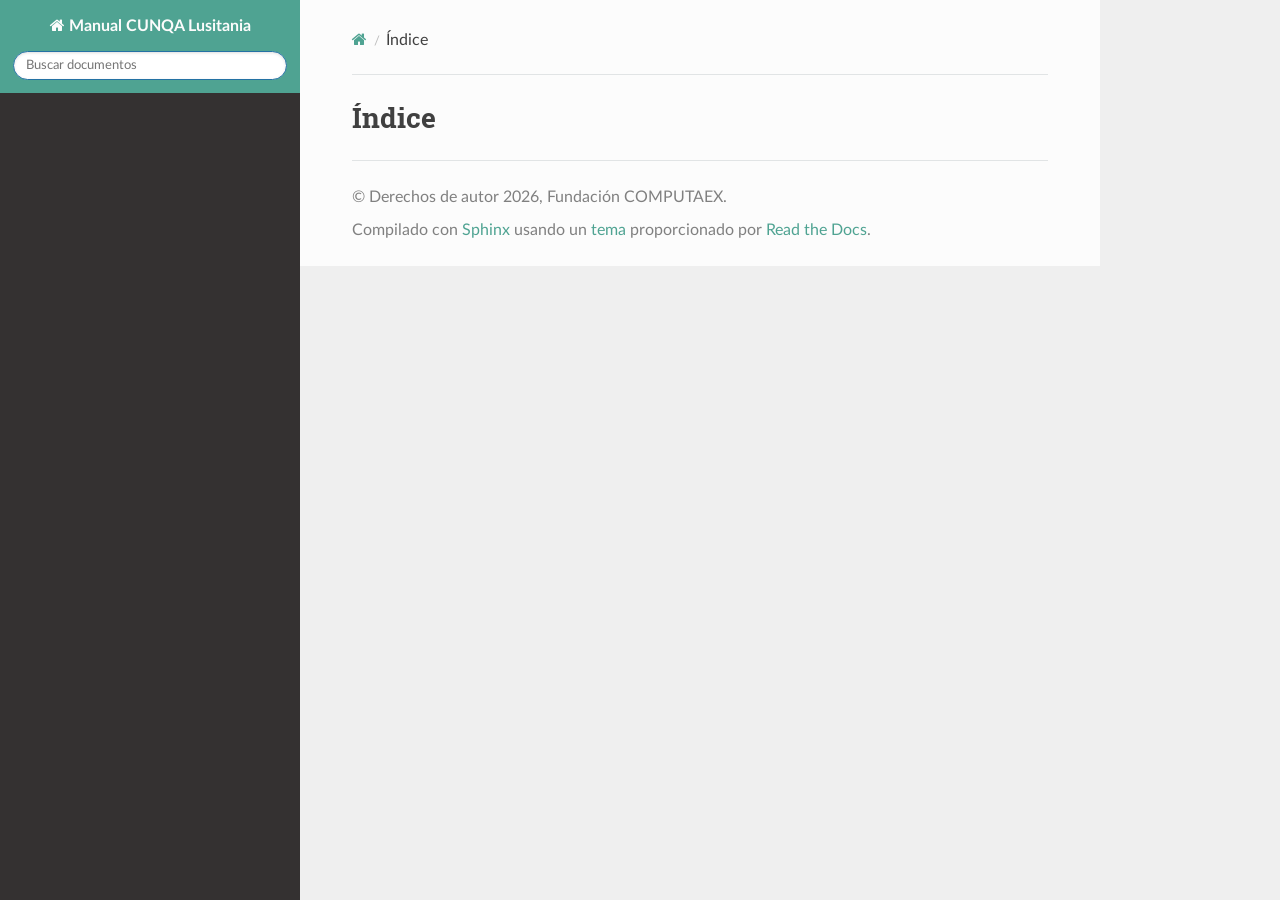
<file: genindex.html>
<!DOCTYPE html>
<html class="writer-html5" lang="es" data-content_root="./">
<head>
  <meta charset="utf-8" />
  <meta name="viewport" content="width=device-width, initial-scale=1.0" />
  <title>Índice &mdash; documentación de Manual CUNQA Lusitania - 1.0</title>
      <link rel="stylesheet" type="text/css" href="_static/pygments.css?v=b86133f3" />
      <link rel="stylesheet" type="text/css" href="_static/css/theme.css?v=9edc463e" />
      <link rel="stylesheet" type="text/css" href="_static/custom.css?v=4bcdfe37" />

  
      <script src="_static/jquery.js?v=5d32c60e"></script>
      <script src="_static/_sphinx_javascript_frameworks_compat.js?v=2cd50e6c"></script>
      <script src="_static/documentation_options.js?v=4936afed"></script>
      <script src="_static/doctools.js?v=fd6eb6e6"></script>
      <script src="_static/sphinx_highlight.js?v=6ffebe34"></script>
      <script src="_static/translations.js?v=f85f4cfb"></script>
    <script src="_static/js/theme.js"></script>
    <link rel="index" title="Índice" href="#" />
    <link rel="search" title="Búsqueda" href="search.html" /> 
</head>

<body class="wy-body-for-nav"> 
  <div class="wy-grid-for-nav">
    <nav data-toggle="wy-nav-shift" class="wy-nav-side">
      <div class="wy-side-scroll">
        <div class="wy-side-nav-search" >

          
          
          <a href="index.html" class="icon icon-home">
            Manual CUNQA Lusitania
          </a>
<div role="search">
  <form id="rtd-search-form" class="wy-form" action="search.html" method="get">
    <input type="text" name="q" placeholder="Buscar documentos" aria-label="Buscar documentos" />
    <input type="hidden" name="check_keywords" value="yes" />
    <input type="hidden" name="area" value="default" />
  </form>
</div>
        </div><div class="wy-menu wy-menu-vertical" data-spy="affix" role="navigation" aria-label="Navigation menu">
              <!-- Local TOC -->
              <div class="local-toc"></div>
        </div>
      </div>
    </nav>

    <section data-toggle="wy-nav-shift" class="wy-nav-content-wrap"><nav class="wy-nav-top" aria-label="Mobile navigation menu" >
          <i data-toggle="wy-nav-top" class="fa fa-bars"></i>
          <a href="index.html">Manual CUNQA Lusitania</a>
      </nav>

      <div class="wy-nav-content">
        <div class="rst-content">
          <div role="navigation" aria-label="Page navigation">
  <ul class="wy-breadcrumbs">
      <li><a href="index.html" class="icon icon-home" aria-label="Home"></a></li>
      <li class="breadcrumb-item active">Índice</li>
      <li class="wy-breadcrumbs-aside">
      </li>
  </ul>
  <hr/>
</div>
          <div role="main" class="document" itemscope="itemscope" itemtype="http://schema.org/Article">
           <div itemprop="articleBody">
             

<h1 id="index">Índice</h1>

<div class="genindex-jumpbox">
 
</div>


           </div>
          </div>
          <footer>

  <hr/>

  <div role="contentinfo">
    <p>&#169; Derechos de autor 2026, Fundación COMPUTAEX.</p>
  </div>

  Compilado con <a href="https://www.sphinx-doc.org/">Sphinx</a> usando un
    <a href="https://github.com/readthedocs/sphinx_rtd_theme">tema</a>
    proporcionado por <a href="https://readthedocs.org">Read the Docs</a>.
   

</footer>
        </div>
      </div>
    </section>
  </div>
  <script>
      jQuery(function () {
          SphinxRtdTheme.Navigation.enable(true);
      });
  </script> 

</body>
</html>
</file>
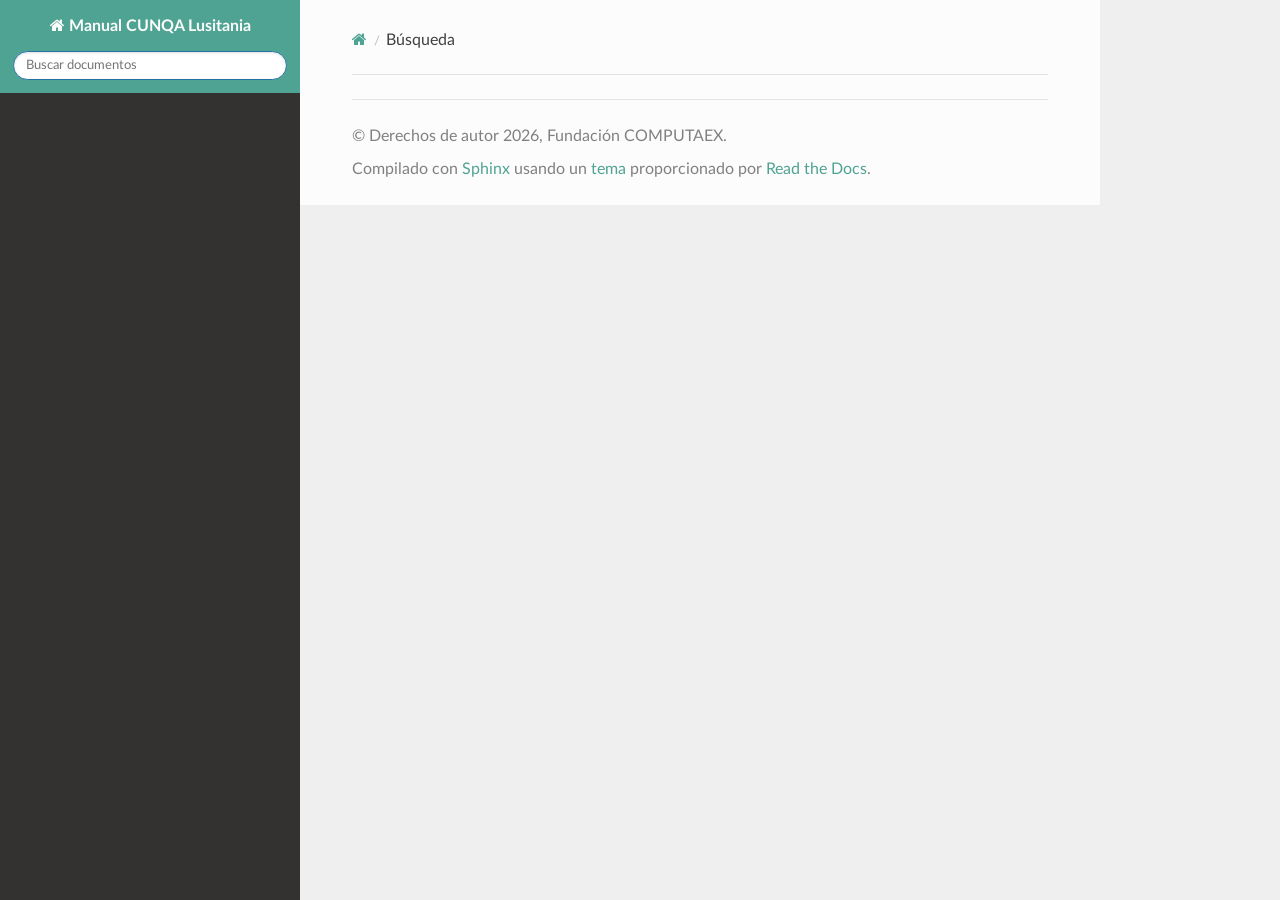
<file: search.html>
<!DOCTYPE html>
<html class="writer-html5" lang="es" data-content_root="./">
<head>
  <meta charset="utf-8" />
  <meta name="viewport" content="width=device-width, initial-scale=1.0" />
  <title>Búsqueda &mdash; documentación de Manual CUNQA Lusitania - 1.0</title>
      <link rel="stylesheet" type="text/css" href="_static/pygments.css?v=b86133f3" />
      <link rel="stylesheet" type="text/css" href="_static/css/theme.css?v=9edc463e" />
      <link rel="stylesheet" type="text/css" href="_static/custom.css?v=4bcdfe37" />

  
    
      <script src="_static/jquery.js?v=5d32c60e"></script>
      <script src="_static/_sphinx_javascript_frameworks_compat.js?v=2cd50e6c"></script>
      <script src="_static/documentation_options.js?v=4936afed"></script>
      <script src="_static/doctools.js?v=fd6eb6e6"></script>
      <script src="_static/sphinx_highlight.js?v=6ffebe34"></script>
      <script src="_static/translations.js?v=f85f4cfb"></script>
    <script src="_static/js/theme.js"></script>
    <script src="_static/searchtools.js"></script>
    <script src="_static/language_data.js"></script>
    <link rel="index" title="Índice" href="genindex.html" />
    <link rel="search" title="Búsqueda" href="#" /> 
</head>

<body class="wy-body-for-nav"> 
  <div class="wy-grid-for-nav">
    <nav data-toggle="wy-nav-shift" class="wy-nav-side">
      <div class="wy-side-scroll">
        <div class="wy-side-nav-search" >

          
          
          <a href="index.html" class="icon icon-home">
            Manual CUNQA Lusitania
          </a>
<div role="search">
  <form id="rtd-search-form" class="wy-form" action="#" method="get">
    <input type="text" name="q" placeholder="Buscar documentos" aria-label="Buscar documentos" />
    <input type="hidden" name="check_keywords" value="yes" />
    <input type="hidden" name="area" value="default" />
  </form>
</div>
        </div><div class="wy-menu wy-menu-vertical" data-spy="affix" role="navigation" aria-label="Navigation menu">
              <!-- Local TOC -->
              <div class="local-toc"></div>
        </div>
      </div>
    </nav>

    <section data-toggle="wy-nav-shift" class="wy-nav-content-wrap"><nav class="wy-nav-top" aria-label="Mobile navigation menu" >
          <i data-toggle="wy-nav-top" class="fa fa-bars"></i>
          <a href="index.html">Manual CUNQA Lusitania</a>
      </nav>

      <div class="wy-nav-content">
        <div class="rst-content">
          <div role="navigation" aria-label="Page navigation">
  <ul class="wy-breadcrumbs">
      <li><a href="index.html" class="icon icon-home" aria-label="Home"></a></li>
      <li class="breadcrumb-item active">Búsqueda</li>
      <li class="wy-breadcrumbs-aside">
      </li>
  </ul>
  <hr/>
</div>
          <div role="main" class="document" itemscope="itemscope" itemtype="http://schema.org/Article">
           <div itemprop="articleBody">
             
  <noscript>
  <div id="fallback" class="admonition warning">
    <p class="last">
      Por favor, active JavaScript para habilitar la funcionalidad de búsqueda.
    </p>
  </div>
  </noscript>

  
  <div id="search-results">
  
  </div>

           </div>
          </div>
          <footer>

  <hr/>

  <div role="contentinfo">
    <p>&#169; Derechos de autor 2026, Fundación COMPUTAEX.</p>
  </div>

  Compilado con <a href="https://www.sphinx-doc.org/">Sphinx</a> usando un
    <a href="https://github.com/readthedocs/sphinx_rtd_theme">tema</a>
    proporcionado por <a href="https://readthedocs.org">Read the Docs</a>.
   

</footer>
        </div>
      </div>
    </section>
  </div>
  <script>
      jQuery(function () {
          SphinxRtdTheme.Navigation.enable(true);
      });
  </script>
  <script>
    jQuery(function() { Search.loadIndex("searchindex.js"); });
  </script>
  
  <script id="searchindexloader"></script>
   


</body>
</html>
</file>
<file: _static/pygments.css>
pre { line-height: 125%; }
td.linenos .normal { color: inherit; background-color: transparent; padding-left: 5px; padding-right: 5px; }
span.linenos { color: inherit; background-color: transparent; padding-left: 5px; padding-right: 5px; }
td.linenos .special { color: #000000; background-color: #ffffc0; padding-left: 5px; padding-right: 5px; }
span.linenos.special { color: #000000; background-color: #ffffc0; padding-left: 5px; padding-right: 5px; }
.highlight .hll { background-color: #ffffcc }
.highlight { background: #f8f8f8; }
.highlight .c { color: #3D7B7B; font-style: italic } /* Comment */
.highlight .err { border: 1px solid #F00 } /* Error */
.highlight .k { color: #008000; font-weight: bold } /* Keyword */
.highlight .o { color: #666 } /* Operator */
.highlight .ch { color: #3D7B7B; font-style: italic } /* Comment.Hashbang */
.highlight .cm { color: #3D7B7B; font-style: italic } /* Comment.Multiline */
.highlight .cp { color: #9C6500 } /* Comment.Preproc */
.highlight .cpf { color: #3D7B7B; font-style: italic } /* Comment.PreprocFile */
.highlight .c1 { color: #3D7B7B; font-style: italic } /* Comment.Single */
.highlight .cs { color: #3D7B7B; font-style: italic } /* Comment.Special */
.highlight .gd { color: #A00000 } /* Generic.Deleted */
.highlight .ge { font-style: italic } /* Generic.Emph */
.highlight .ges { font-weight: bold; font-style: italic } /* Generic.EmphStrong */
.highlight .gr { color: #E40000 } /* Generic.Error */
.highlight .gh { color: #000080; font-weight: bold } /* Generic.Heading */
.highlight .gi { color: #008400 } /* Generic.Inserted */
.highlight .go { color: #717171 } /* Generic.Output */
.highlight .gp { color: #000080; font-weight: bold } /* Generic.Prompt */
.highlight .gs { font-weight: bold } /* Generic.Strong */
.highlight .gu { color: #800080; font-weight: bold } /* Generic.Subheading */
.highlight .gt { color: #04D } /* Generic.Traceback */
.highlight .kc { color: #008000; font-weight: bold } /* Keyword.Constant */
.highlight .kd { color: #008000; font-weight: bold } /* Keyword.Declaration */
.highlight .kn { color: #008000; font-weight: bold } /* Keyword.Namespace */
.highlight .kp { color: #008000 } /* Keyword.Pseudo */
.highlight .kr { color: #008000; font-weight: bold } /* Keyword.Reserved */
.highlight .kt { color: #B00040 } /* Keyword.Type */
.highlight .m { color: #666 } /* Literal.Number */
.highlight .s { color: #BA2121 } /* Literal.String */
.highlight .na { color: #687822 } /* Name.Attribute */
.highlight .nb { color: #008000 } /* Name.Builtin */
.highlight .nc { color: #00F; font-weight: bold } /* Name.Class */
.highlight .no { color: #800 } /* Name.Constant */
.highlight .nd { color: #A2F } /* Name.Decorator */
.highlight .ni { color: #717171; font-weight: bold } /* Name.Entity */
.highlight .ne { color: #CB3F38; font-weight: bold } /* Name.Exception */
.highlight .nf { color: #00F } /* Name.Function */
.highlight .nl { color: #767600 } /* Name.Label */
.highlight .nn { color: #00F; font-weight: bold } /* Name.Namespace */
.highlight .nt { color: #008000; font-weight: bold } /* Name.Tag */
.highlight .nv { color: #19177C } /* Name.Variable */
.highlight .ow { color: #A2F; font-weight: bold } /* Operator.Word */
.highlight .w { color: #BBB } /* Text.Whitespace */
.highlight .mb { color: #666 } /* Literal.Number.Bin */
.highlight .mf { color: #666 } /* Literal.Number.Float */
.highlight .mh { color: #666 } /* Literal.Number.Hex */
.highlight .mi { color: #666 } /* Literal.Number.Integer */
.highlight .mo { color: #666 } /* Literal.Number.Oct */
.highlight .sa { color: #BA2121 } /* Literal.String.Affix */
.highlight .sb { color: #BA2121 } /* Literal.String.Backtick */
.highlight .sc { color: #BA2121 } /* Literal.String.Char */
.highlight .dl { color: #BA2121 } /* Literal.String.Delimiter */
.highlight .sd { color: #BA2121; font-style: italic } /* Literal.String.Doc */
.highlight .s2 { color: #BA2121 } /* Literal.String.Double */
.highlight .se { color: #AA5D1F; font-weight: bold } /* Literal.String.Escape */
.highlight .sh { color: #BA2121 } /* Literal.String.Heredoc */
.highlight .si { color: #A45A77; font-weight: bold } /* Literal.String.Interpol */
.highlight .sx { color: #008000 } /* Literal.String.Other */
.highlight .sr { color: #A45A77 } /* Literal.String.Regex */
.highlight .s1 { color: #BA2121 } /* Literal.String.Single */
.highlight .ss { color: #19177C } /* Literal.String.Symbol */
.highlight .bp { color: #008000 } /* Name.Builtin.Pseudo */
.highlight .fm { color: #00F } /* Name.Function.Magic */
.highlight .vc { color: #19177C } /* Name.Variable.Class */
.highlight .vg { color: #19177C } /* Name.Variable.Global */
.highlight .vi { color: #19177C } /* Name.Variable.Instance */
.highlight .vm { color: #19177C } /* Name.Variable.Magic */
.highlight .il { color: #666 } /* Literal.Number.Integer.Long */
</file>
<file: _static/css/theme.css>
html{box-sizing:border-box}*,:after,:before{box-sizing:inherit}article,aside,details,figcaption,figure,footer,header,hgroup,nav,section{display:block}audio,canvas,video{display:inline-block;*display:inline;*zoom:1}[hidden],audio:not([controls]){display:none}*{-webkit-box-sizing:border-box;-moz-box-sizing:border-box;box-sizing:border-box}html{font-size:100%;-webkit-text-size-adjust:100%;-ms-text-size-adjust:100%}body{margin:0}a:active,a:hover{outline:0}abbr[title]{border-bottom:1px dotted}b,strong{font-weight:700}blockquote{margin:0}dfn{font-style:italic}ins{background:#ff9;text-decoration:none}ins,mark{color:#000}mark{background:#ff0;font-style:italic;font-weight:700}.rst-content code,.rst-content tt,code,kbd,pre,samp{font-family:monospace,serif;_font-family:courier new,monospace;font-size:1em}pre{white-space:pre}q{quotes:none}q:after,q:before{content:"";content:none}small{font-size:85%}sub,sup{font-size:75%;line-height:0;position:relative;vertical-align:baseline}sup{top:-.5em}sub{bottom:-.25em}dl,ol,ul{margin:0;padding:0;list-style:none;list-style-image:none}li{list-style:none}dd{margin:0}img{border:0;-ms-interpolation-mode:bicubic;vertical-align:middle;max-width:100%}svg:not(:root){overflow:hidden}figure,form{margin:0}label{cursor:pointer}button,input,select,textarea{font-size:100%;margin:0;vertical-align:baseline;*vertical-align:middle}button,input{line-height:normal}button,input[type=button],input[type=reset],input[type=submit]{cursor:pointer;-webkit-appearance:button;*overflow:visible}button[disabled],input[disabled]{cursor:default}input[type=search]{-webkit-appearance:textfield;-moz-box-sizing:content-box;-webkit-box-sizing:content-box;box-sizing:content-box}textarea{resize:vertical}table{border-collapse:collapse;border-spacing:0}td{vertical-align:top}.chromeframe{margin:.2em 0;background:#ccc;color:#000;padding:.2em 0}.ir{display:block;border:0;text-indent:-999em;overflow:hidden;background-color:transparent;background-repeat:no-repeat;text-align:left;direction:ltr;*line-height:0}.ir br{display:none}.hidden{display:none!important;visibility:hidden}.visuallyhidden{border:0;clip:rect(0 0 0 0);height:1px;margin:-1px;overflow:hidden;padding:0;position:absolute;width:1px}.visuallyhidden.focusable:active,.visuallyhidden.focusable:focus{clip:auto;height:auto;margin:0;overflow:visible;position:static;width:auto}.invisible{visibility:hidden}.relative{position:relative}big,small{font-size:100%}@media print{body,html,section{background:none!important}*{box-shadow:none!important;text-shadow:none!important;filter:none!important;-ms-filter:none!important}a,a:visited{text-decoration:underline}.ir a:after,a[href^="#"]:after,a[href^="javascript:"]:after{content:""}blockquote,pre{page-break-inside:avoid}thead{display:table-header-group}img,tr{page-break-inside:avoid}img{max-width:100%!important}@page{margin:.5cm}.rst-content .toctree-wrapper>p.caption,h2,h3,p{orphans:3;widows:3}.rst-content .toctree-wrapper>p.caption,h2,h3{page-break-after:avoid}}.btn,.fa:before,.icon:before,.rst-content .admonition,.rst-content .admonition-title:before,.rst-content .admonition-todo,.rst-content .attention,.rst-content .caution,.rst-content .code-block-caption .headerlink:before,.rst-content .danger,.rst-content .eqno .headerlink:before,.rst-content .error,.rst-content .hint,.rst-content .important,.rst-content .note,.rst-content .seealso,.rst-content .tip,.rst-content .warning,.rst-content code.download span:first-child:before,.rst-content dl dt .headerlink:before,.rst-content h1 .headerlink:before,.rst-content h2 .headerlink:before,.rst-content h3 .headerlink:before,.rst-content h4 .headerlink:before,.rst-content h5 .headerlink:before,.rst-content h6 .headerlink:before,.rst-content p.caption .headerlink:before,.rst-content p .headerlink:before,.rst-content table>caption .headerlink:before,.rst-content tt.download span:first-child:before,.wy-alert,.wy-dropdown .caret:before,.wy-inline-validate.wy-inline-validate-danger .wy-input-context:before,.wy-inline-validate.wy-inline-validate-info .wy-input-context:before,.wy-inline-validate.wy-inline-validate-success .wy-input-context:before,.wy-inline-validate.wy-inline-validate-warning .wy-input-context:before,.wy-menu-vertical li.current>a button.toctree-expand:before,.wy-menu-vertical li.on a button.toctree-expand:before,.wy-menu-vertical li button.toctree-expand:before,input[type=color],input[type=date],input[type=datetime-local],input[type=datetime],input[type=email],input[type=month],input[type=number],input[type=password],input[type=search],input[type=tel],input[type=text],input[type=time],input[type=url],input[type=week],select,textarea{-webkit-font-smoothing:antialiased}.clearfix{*zoom:1}.clearfix:after,.clearfix:before{display:table;content:""}.clearfix:after{clear:both}/*!
 *  Font Awesome 4.7.0 by @davegandy - http://fontawesome.io - @fontawesome
 *  License - http://fontawesome.io/license (Font: SIL OFL 1.1, CSS: MIT License)
 */@font-face{font-family:FontAwesome;src:url(fonts/fontawesome-webfont.eot?674f50d287a8c48dc19ba404d20fe713);src:url(fonts/fontawesome-webfont.eot?674f50d287a8c48dc19ba404d20fe713?#iefix&v=4.7.0) format("embedded-opentype"),url(fonts/fontawesome-webfont.woff2?af7ae505a9eed503f8b8e6982036873e) format("woff2"),url(fonts/fontawesome-webfont.woff?fee66e712a8a08eef5805a46892932ad) format("woff"),url(fonts/fontawesome-webfont.ttf?b06871f281fee6b241d60582ae9369b9) format("truetype"),url(fonts/fontawesome-webfont.svg?912ec66d7572ff821749319396470bde#fontawesomeregular) format("svg");font-weight:400;font-style:normal}.fa,.icon,.rst-content .admonition-title,.rst-content .code-block-caption .headerlink,.rst-content .eqno .headerlink,.rst-content code.download span:first-child,.rst-content dl dt .headerlink,.rst-content h1 .headerlink,.rst-content h2 .headerlink,.rst-content h3 .headerlink,.rst-content h4 .headerlink,.rst-content h5 .headerlink,.rst-content h6 .headerlink,.rst-content p.caption .headerlink,.rst-content p .headerlink,.rst-content table>caption .headerlink,.rst-content tt.download span:first-child,.wy-menu-vertical li.current>a button.toctree-expand,.wy-menu-vertical li.on a button.toctree-expand,.wy-menu-vertical li button.toctree-expand{display:inline-block;font:normal normal normal 14px/1 FontAwesome;font-size:inherit;text-rendering:auto;-webkit-font-smoothing:antialiased;-moz-osx-font-smoothing:grayscale}.fa-lg{font-size:1.33333em;line-height:.75em;vertical-align:-15%}.fa-2x{font-size:2em}.fa-3x{font-size:3em}.fa-4x{font-size:4em}.fa-5x{font-size:5em}.fa-fw{width:1.28571em;text-align:center}.fa-ul{padding-left:0;margin-left:2.14286em;list-style-type:none}.fa-ul>li{position:relative}.fa-li{position:absolute;left:-2.14286em;width:2.14286em;top:.14286em;text-align:center}.fa-li.fa-lg{left:-1.85714em}.fa-border{padding:.2em .25em .15em;border:.08em solid #eee;border-radius:.1em}.fa-pull-left{float:left}.fa-pull-right{float:right}.fa-pull-left.icon,.fa.fa-pull-left,.rst-content .code-block-caption .fa-pull-left.headerlink,.rst-content .eqno .fa-pull-left.headerlink,.rst-content .fa-pull-left.admonition-title,.rst-content code.download span.fa-pull-left:first-child,.rst-content dl dt .fa-pull-left.headerlink,.rst-content h1 .fa-pull-left.headerlink,.rst-content h2 .fa-pull-left.headerlink,.rst-content h3 .fa-pull-left.headerlink,.rst-content h4 .fa-pull-left.headerlink,.rst-content h5 .fa-pull-left.headerlink,.rst-content h6 .fa-pull-left.headerlink,.rst-content p .fa-pull-left.headerlink,.rst-content table>caption .fa-pull-left.headerlink,.rst-content tt.download span.fa-pull-left:first-child,.wy-menu-vertical li.current>a button.fa-pull-left.toctree-expand,.wy-menu-vertical li.on a button.fa-pull-left.toctree-expand,.wy-menu-vertical li button.fa-pull-left.toctree-expand{margin-right:.3em}.fa-pull-right.icon,.fa.fa-pull-right,.rst-content .code-block-caption .fa-pull-right.headerlink,.rst-content .eqno .fa-pull-right.headerlink,.rst-content .fa-pull-right.admonition-title,.rst-content code.download span.fa-pull-right:first-child,.rst-content dl dt .fa-pull-right.headerlink,.rst-content h1 .fa-pull-right.headerlink,.rst-content h2 .fa-pull-right.headerlink,.rst-content h3 .fa-pull-right.headerlink,.rst-content h4 .fa-pull-right.headerlink,.rst-content h5 .fa-pull-right.headerlink,.rst-content h6 .fa-pull-right.headerlink,.rst-content p .fa-pull-right.headerlink,.rst-content table>caption .fa-pull-right.headerlink,.rst-content tt.download span.fa-pull-right:first-child,.wy-menu-vertical li.current>a button.fa-pull-right.toctree-expand,.wy-menu-vertical li.on a button.fa-pull-right.toctree-expand,.wy-menu-vertical li button.fa-pull-right.toctree-expand{margin-left:.3em}.pull-right{float:right}.pull-left{float:left}.fa.pull-left,.pull-left.icon,.rst-content .code-block-caption .pull-left.headerlink,.rst-content .eqno .pull-left.headerlink,.rst-content .pull-left.admonition-title,.rst-content code.download span.pull-left:first-child,.rst-content dl dt .pull-left.headerlink,.rst-content h1 .pull-left.headerlink,.rst-content h2 .pull-left.headerlink,.rst-content h3 .pull-left.headerlink,.rst-content h4 .pull-left.headerlink,.rst-content h5 .pull-left.headerlink,.rst-content h6 .pull-left.headerlink,.rst-content p .pull-left.headerlink,.rst-content table>caption .pull-left.headerlink,.rst-content tt.download span.pull-left:first-child,.wy-menu-vertical li.current>a button.pull-left.toctree-expand,.wy-menu-vertical li.on a button.pull-left.toctree-expand,.wy-menu-vertical li button.pull-left.toctree-expand{margin-right:.3em}.fa.pull-right,.pull-right.icon,.rst-content .code-block-caption .pull-right.headerlink,.rst-content .eqno .pull-right.headerlink,.rst-content .pull-right.admonition-title,.rst-content code.download span.pull-right:first-child,.rst-content dl dt .pull-right.headerlink,.rst-content h1 .pull-right.headerlink,.rst-content h2 .pull-right.headerlink,.rst-content h3 .pull-right.headerlink,.rst-content h4 .pull-right.headerlink,.rst-content h5 .pull-right.headerlink,.rst-content h6 .pull-right.headerlink,.rst-content p .pull-right.headerlink,.rst-content table>caption .pull-right.headerlink,.rst-content tt.download span.pull-right:first-child,.wy-menu-vertical li.current>a button.pull-right.toctree-expand,.wy-menu-vertical li.on a button.pull-right.toctree-expand,.wy-menu-vertical li button.pull-right.toctree-expand{margin-left:.3em}.fa-spin{-webkit-animation:fa-spin 2s linear infinite;animation:fa-spin 2s linear infinite}.fa-pulse{-webkit-animation:fa-spin 1s steps(8) infinite;animation:fa-spin 1s steps(8) infinite}@-webkit-keyframes fa-spin{0%{-webkit-transform:rotate(0deg);transform:rotate(0deg)}to{-webkit-transform:rotate(359deg);transform:rotate(359deg)}}@keyframes fa-spin{0%{-webkit-transform:rotate(0deg);transform:rotate(0deg)}to{-webkit-transform:rotate(359deg);transform:rotate(359deg)}}.fa-rotate-90{-ms-filter:"progid:DXImageTransform.Microsoft.BasicImage(rotation=1)";-webkit-transform:rotate(90deg);-ms-transform:rotate(90deg);transform:rotate(90deg)}.fa-rotate-180{-ms-filter:"progid:DXImageTransform.Microsoft.BasicImage(rotation=2)";-webkit-transform:rotate(180deg);-ms-transform:rotate(180deg);transform:rotate(180deg)}.fa-rotate-270{-ms-filter:"progid:DXImageTransform.Microsoft.BasicImage(rotation=3)";-webkit-transform:rotate(270deg);-ms-transform:rotate(270deg);transform:rotate(270deg)}.fa-flip-horizontal{-ms-filter:"progid:DXImageTransform.Microsoft.BasicImage(rotation=0, mirror=1)";-webkit-transform:scaleX(-1);-ms-transform:scaleX(-1);transform:scaleX(-1)}.fa-flip-vertical{-ms-filter:"progid:DXImageTransform.Microsoft.BasicImage(rotation=2, mirror=1)";-webkit-transform:scaleY(-1);-ms-transform:scaleY(-1);transform:scaleY(-1)}:root .fa-flip-horizontal,:root .fa-flip-vertical,:root .fa-rotate-90,:root .fa-rotate-180,:root .fa-rotate-270{filter:none}.fa-stack{position:relative;display:inline-block;width:2em;height:2em;line-height:2em;vertical-align:middle}.fa-stack-1x,.fa-stack-2x{position:absolute;left:0;width:100%;text-align:center}.fa-stack-1x{line-height:inherit}.fa-stack-2x{font-size:2em}.fa-inverse{color:#fff}.fa-glass:before{content:""}.fa-music:before{content:""}.fa-search:before,.icon-search:before{content:""}.fa-envelope-o:before{content:""}.fa-heart:before{content:""}.fa-star:before{content:""}.fa-star-o:before{content:""}.fa-user:before{content:""}.fa-film:before{content:""}.fa-th-large:before{content:""}.fa-th:before{content:""}.fa-th-list:before{content:""}.fa-check:before{content:""}.fa-close:before,.fa-remove:before,.fa-times:before{content:""}.fa-search-plus:before{content:""}.fa-search-minus:before{content:""}.fa-power-off:before{content:""}.fa-signal:before{content:""}.fa-cog:before,.fa-gear:before{content:""}.fa-trash-o:before{content:""}.fa-home:before,.icon-home:before{content:""}.fa-file-o:before{content:""}.fa-clock-o:before{content:""}.fa-road:before{content:""}.fa-download:before,.rst-content code.download span:first-child:before,.rst-content tt.download span:first-child:before{content:""}.fa-arrow-circle-o-down:before{content:""}.fa-arrow-circle-o-up:before{content:""}.fa-inbox:before{content:""}.fa-play-circle-o:before{content:""}.fa-repeat:before,.fa-rotate-right:before{content:""}.fa-refresh:before{content:""}.fa-list-alt:before{content:""}.fa-lock:before{content:""}.fa-flag:before{content:""}.fa-headphones:before{content:""}.fa-volume-off:before{content:""}.fa-volume-down:before{content:""}.fa-volume-up:before{content:""}.fa-qrcode:before{content:""}.fa-barcode:before{content:""}.fa-tag:before{content:""}.fa-tags:before{content:""}.fa-book:before,.icon-book:before{content:""}.fa-bookmark:before{content:""}.fa-print:before{content:""}.fa-camera:before{content:""}.fa-font:before{content:""}.fa-bold:before{content:""}.fa-italic:before{content:""}.fa-text-height:before{content:""}.fa-text-width:before{content:""}.fa-align-left:before{content:""}.fa-align-center:before{content:""}.fa-align-right:before{content:""}.fa-align-justify:before{content:""}.fa-list:before{content:""}.fa-dedent:before,.fa-outdent:before{content:""}.fa-indent:before{content:""}.fa-video-camera:before{content:""}.fa-image:before,.fa-photo:before,.fa-picture-o:before{content:""}.fa-pencil:before{content:""}.fa-map-marker:before{content:""}.fa-adjust:before{content:""}.fa-tint:before{content:""}.fa-edit:before,.fa-pencil-square-o:before{content:""}.fa-share-square-o:before{content:""}.fa-check-square-o:before{content:""}.fa-arrows:before{content:""}.fa-step-backward:before{content:""}.fa-fast-backward:before{content:""}.fa-backward:before{content:""}.fa-play:before{content:""}.fa-pause:before{content:""}.fa-stop:before{content:""}.fa-forward:before{content:""}.fa-fast-forward:before{content:""}.fa-step-forward:before{content:""}.fa-eject:before{content:""}.fa-chevron-left:before{content:""}.fa-chevron-right:before{content:""}.fa-plus-circle:before{content:""}.fa-minus-circle:before{content:""}.fa-times-circle:before,.wy-inline-validate.wy-inline-validate-danger .wy-input-context:before{content:""}.fa-check-circle:before,.wy-inline-validate.wy-inline-validate-success .wy-input-context:before{content:""}.fa-question-circle:before{content:""}.fa-info-circle:before{content:""}.fa-crosshairs:before{content:""}.fa-times-circle-o:before{content:""}.fa-check-circle-o:before{content:""}.fa-ban:before{content:""}.fa-arrow-left:before{content:""}.fa-arrow-right:before{content:""}.fa-arrow-up:before{content:""}.fa-arrow-down:before{content:""}.fa-mail-forward:before,.fa-share:before{content:""}.fa-expand:before{content:""}.fa-compress:before{content:""}.fa-plus:before{content:""}.fa-minus:before{content:""}.fa-asterisk:before{content:""}.fa-exclamation-circle:before,.rst-content .admonition-title:before,.wy-inline-validate.wy-inline-validate-info .wy-input-context:before,.wy-inline-validate.wy-inline-validate-warning .wy-input-context:before{content:""}.fa-gift:before{content:""}.fa-leaf:before{content:""}.fa-fire:before,.icon-fire:before{content:""}.fa-eye:before{content:""}.fa-eye-slash:before{content:""}.fa-exclamation-triangle:before,.fa-warning:before{content:""}.fa-plane:before{content:""}.fa-calendar:before{content:""}.fa-random:before{content:""}.fa-comment:before{content:""}.fa-magnet:before{content:""}.fa-chevron-up:before{content:""}.fa-chevron-down:before{content:""}.fa-retweet:before{content:""}.fa-shopping-cart:before{content:""}.fa-folder:before{content:""}.fa-folder-open:before{content:""}.fa-arrows-v:before{content:""}.fa-arrows-h:before{content:""}.fa-bar-chart-o:before,.fa-bar-chart:before{content:""}.fa-twitter-square:before{content:""}.fa-facebook-square:before{content:""}.fa-camera-retro:before{content:""}.fa-key:before{content:""}.fa-cogs:before,.fa-gears:before{content:""}.fa-comments:before{content:""}.fa-thumbs-o-up:before{content:""}.fa-thumbs-o-down:before{content:""}.fa-star-half:before{content:""}.fa-heart-o:before{content:""}.fa-sign-out:before{content:""}.fa-linkedin-square:before{content:""}.fa-thumb-tack:before{content:""}.fa-external-link:before{content:""}.fa-sign-in:before{content:""}.fa-trophy:before{content:""}.fa-github-square:before{content:""}.fa-upload:before{content:""}.fa-lemon-o:before{content:""}.fa-phone:before{content:""}.fa-square-o:before{content:""}.fa-bookmark-o:before{content:""}.fa-phone-square:before{content:""}.fa-twitter:before{content:""}.fa-facebook-f:before,.fa-facebook:before{content:""}.fa-github:before,.icon-github:before{content:""}.fa-unlock:before{content:""}.fa-credit-card:before{content:""}.fa-feed:before,.fa-rss:before{content:""}.fa-hdd-o:before{content:""}.fa-bullhorn:before{content:""}.fa-bell:before{content:""}.fa-certificate:before{content:""}.fa-hand-o-right:before{content:""}.fa-hand-o-left:before{content:""}.fa-hand-o-up:before{content:""}.fa-hand-o-down:before{content:""}.fa-arrow-circle-left:before,.icon-circle-arrow-left:before{content:""}.fa-arrow-circle-right:before,.icon-circle-arrow-right:before{content:""}.fa-arrow-circle-up:before{content:""}.fa-arrow-circle-down:before{content:""}.fa-globe:before{content:""}.fa-wrench:before{content:""}.fa-tasks:before{content:""}.fa-filter:before{content:""}.fa-briefcase:before{content:""}.fa-arrows-alt:before{content:""}.fa-group:before,.fa-users:before{content:""}.fa-chain:before,.fa-link:before,.icon-link:before{content:""}.fa-cloud:before{content:""}.fa-flask:before{content:""}.fa-cut:before,.fa-scissors:before{content:""}.fa-copy:before,.fa-files-o:before{content:""}.fa-paperclip:before{content:""}.fa-floppy-o:before,.fa-save:before{content:""}.fa-square:before{content:""}.fa-bars:before,.fa-navicon:before,.fa-reorder:before{content:""}.fa-list-ul:before{content:""}.fa-list-ol:before{content:""}.fa-strikethrough:before{content:""}.fa-underline:before{content:""}.fa-table:before{content:""}.fa-magic:before{content:""}.fa-truck:before{content:""}.fa-pinterest:before{content:""}.fa-pinterest-square:before{content:""}.fa-google-plus-square:before{content:""}.fa-google-plus:before{content:""}.fa-money:before{content:""}.fa-caret-down:before,.icon-caret-down:before,.wy-dropdown .caret:before{content:""}.fa-caret-up:before{content:""}.fa-caret-left:before{content:""}.fa-caret-right:before{content:""}.fa-columns:before{content:""}.fa-sort:before,.fa-unsorted:before{content:""}.fa-sort-desc:before,.fa-sort-down:before{content:""}.fa-sort-asc:before,.fa-sort-up:before{content:""}.fa-envelope:before{content:""}.fa-linkedin:before{content:""}.fa-rotate-left:before,.fa-undo:before{content:""}.fa-gavel:before,.fa-legal:before{content:""}.fa-dashboard:before,.fa-tachometer:before{content:""}.fa-comment-o:before{content:""}.fa-comments-o:before{content:""}.fa-bolt:before,.fa-flash:before{content:""}.fa-sitemap:before{content:""}.fa-umbrella:before{content:""}.fa-clipboard:before,.fa-paste:before{content:""}.fa-lightbulb-o:before{content:""}.fa-exchange:before{content:""}.fa-cloud-download:before{content:""}.fa-cloud-upload:before{content:""}.fa-user-md:before{content:""}.fa-stethoscope:before{content:""}.fa-suitcase:before{content:""}.fa-bell-o:before{content:""}.fa-coffee:before{content:""}.fa-cutlery:before{content:""}.fa-file-text-o:before{content:""}.fa-building-o:before{content:""}.fa-hospital-o:before{content:""}.fa-ambulance:before{content:""}.fa-medkit:before{content:""}.fa-fighter-jet:before{content:""}.fa-beer:before{content:""}.fa-h-square:before{content:""}.fa-plus-square:before{content:""}.fa-angle-double-left:before{content:""}.fa-angle-double-right:before{content:""}.fa-angle-double-up:before{content:""}.fa-angle-double-down:before{content:""}.fa-angle-left:before{content:""}.fa-angle-right:before{content:""}.fa-angle-up:before{content:""}.fa-angle-down:before{content:""}.fa-desktop:before{content:""}.fa-laptop:before{content:""}.fa-tablet:before{content:""}.fa-mobile-phone:before,.fa-mobile:before{content:""}.fa-circle-o:before{content:""}.fa-quote-left:before{content:""}.fa-quote-right:before{content:""}.fa-spinner:before{content:""}.fa-circle:before{content:""}.fa-mail-reply:before,.fa-reply:before{content:""}.fa-github-alt:before{content:""}.fa-folder-o:before{content:""}.fa-folder-open-o:before{content:""}.fa-smile-o:before{content:""}.fa-frown-o:before{content:""}.fa-meh-o:before{content:""}.fa-gamepad:before{content:""}.fa-keyboard-o:before{content:""}.fa-flag-o:before{content:""}.fa-flag-checkered:before{content:""}.fa-terminal:before{content:""}.fa-code:before{content:""}.fa-mail-reply-all:before,.fa-reply-all:before{content:""}.fa-star-half-empty:before,.fa-star-half-full:before,.fa-star-half-o:before{content:""}.fa-location-arrow:before{content:""}.fa-crop:before{content:""}.fa-code-fork:before{content:""}.fa-chain-broken:before,.fa-unlink:before{content:""}.fa-question:before{content:""}.fa-info:before{content:""}.fa-exclamation:before{content:""}.fa-superscript:before{content:""}.fa-subscript:before{content:""}.fa-eraser:before{content:""}.fa-puzzle-piece:before{content:""}.fa-microphone:before{content:""}.fa-microphone-slash:before{content:""}.fa-shield:before{content:""}.fa-calendar-o:before{content:""}.fa-fire-extinguisher:before{content:""}.fa-rocket:before{content:""}.fa-maxcdn:before{content:""}.fa-chevron-circle-left:before{content:""}.fa-chevron-circle-right:before{content:""}.fa-chevron-circle-up:before{content:""}.fa-chevron-circle-down:before{content:""}.fa-html5:before{content:""}.fa-css3:before{content:""}.fa-anchor:before{content:""}.fa-unlock-alt:before{content:""}.fa-bullseye:before{content:""}.fa-ellipsis-h:before{content:""}.fa-ellipsis-v:before{content:""}.fa-rss-square:before{content:""}.fa-play-circle:before{content:""}.fa-ticket:before{content:""}.fa-minus-square:before{content:""}.fa-minus-square-o:before,.wy-menu-vertical li.current>a button.toctree-expand:before,.wy-menu-vertical li.on a button.toctree-expand:before{content:""}.fa-level-up:before{content:""}.fa-level-down:before{content:""}.fa-check-square:before{content:""}.fa-pencil-square:before{content:""}.fa-external-link-square:before{content:""}.fa-share-square:before{content:""}.fa-compass:before{content:""}.fa-caret-square-o-down:before,.fa-toggle-down:before{content:""}.fa-caret-square-o-up:before,.fa-toggle-up:before{content:""}.fa-caret-square-o-right:before,.fa-toggle-right:before{content:""}.fa-eur:before,.fa-euro:before{content:""}.fa-gbp:before{content:""}.fa-dollar:before,.fa-usd:before{content:""}.fa-inr:before,.fa-rupee:before{content:""}.fa-cny:before,.fa-jpy:before,.fa-rmb:before,.fa-yen:before{content:""}.fa-rouble:before,.fa-rub:before,.fa-ruble:before{content:""}.fa-krw:before,.fa-won:before{content:""}.fa-bitcoin:before,.fa-btc:before{content:""}.fa-file:before{content:""}.fa-file-text:before{content:""}.fa-sort-alpha-asc:before{content:""}.fa-sort-alpha-desc:before{content:""}.fa-sort-amount-asc:before{content:""}.fa-sort-amount-desc:before{content:""}.fa-sort-numeric-asc:before{content:""}.fa-sort-numeric-desc:before{content:""}.fa-thumbs-up:before{content:""}.fa-thumbs-down:before{content:""}.fa-youtube-square:before{content:""}.fa-youtube:before{content:""}.fa-xing:before{content:""}.fa-xing-square:before{content:""}.fa-youtube-play:before{content:""}.fa-dropbox:before{content:""}.fa-stack-overflow:before{content:""}.fa-instagram:before{content:""}.fa-flickr:before{content:""}.fa-adn:before{content:""}.fa-bitbucket:before,.icon-bitbucket:before{content:""}.fa-bitbucket-square:before{content:""}.fa-tumblr:before{content:""}.fa-tumblr-square:before{content:""}.fa-long-arrow-down:before{content:""}.fa-long-arrow-up:before{content:""}.fa-long-arrow-left:before{content:""}.fa-long-arrow-right:before{content:""}.fa-apple:before{content:""}.fa-windows:before{content:""}.fa-android:before{content:""}.fa-linux:before{content:""}.fa-dribbble:before{content:""}.fa-skype:before{content:""}.fa-foursquare:before{content:""}.fa-trello:before{content:""}.fa-female:before{content:""}.fa-male:before{content:""}.fa-gittip:before,.fa-gratipay:before{content:""}.fa-sun-o:before{content:""}.fa-moon-o:before{content:""}.fa-archive:before{content:""}.fa-bug:before{content:""}.fa-vk:before{content:""}.fa-weibo:before{content:""}.fa-renren:before{content:""}.fa-pagelines:before{content:""}.fa-stack-exchange:before{content:""}.fa-arrow-circle-o-right:before{content:""}.fa-arrow-circle-o-left:before{content:""}.fa-caret-square-o-left:before,.fa-toggle-left:before{content:""}.fa-dot-circle-o:before{content:""}.fa-wheelchair:before{content:""}.fa-vimeo-square:before{content:""}.fa-try:before,.fa-turkish-lira:before{content:""}.fa-plus-square-o:before,.wy-menu-vertical li button.toctree-expand:before{content:""}.fa-space-shuttle:before{content:""}.fa-slack:before{content:""}.fa-envelope-square:before{content:""}.fa-wordpress:before{content:""}.fa-openid:before{content:""}.fa-bank:before,.fa-institution:before,.fa-university:before{content:""}.fa-graduation-cap:before,.fa-mortar-board:before{content:""}.fa-yahoo:before{content:""}.fa-google:before{content:""}.fa-reddit:before{content:""}.fa-reddit-square:before{content:""}.fa-stumbleupon-circle:before{content:""}.fa-stumbleupon:before{content:""}.fa-delicious:before{content:""}.fa-digg:before{content:""}.fa-pied-piper-pp:before{content:""}.fa-pied-piper-alt:before{content:""}.fa-drupal:before{content:""}.fa-joomla:before{content:""}.fa-language:before{content:""}.fa-fax:before{content:""}.fa-building:before{content:""}.fa-child:before{content:""}.fa-paw:before{content:""}.fa-spoon:before{content:""}.fa-cube:before{content:""}.fa-cubes:before{content:""}.fa-behance:before{content:""}.fa-behance-square:before{content:""}.fa-steam:before{content:""}.fa-steam-square:before{content:""}.fa-recycle:before{content:""}.fa-automobile:before,.fa-car:before{content:""}.fa-cab:before,.fa-taxi:before{content:""}.fa-tree:before{content:""}.fa-spotify:before{content:""}.fa-deviantart:before{content:""}.fa-soundcloud:before{content:""}.fa-database:before{content:""}.fa-file-pdf-o:before{content:""}.fa-file-word-o:before{content:""}.fa-file-excel-o:before{content:""}.fa-file-powerpoint-o:before{content:""}.fa-file-image-o:before,.fa-file-photo-o:before,.fa-file-picture-o:before{content:""}.fa-file-archive-o:before,.fa-file-zip-o:before{content:""}.fa-file-audio-o:before,.fa-file-sound-o:before{content:""}.fa-file-movie-o:before,.fa-file-video-o:before{content:""}.fa-file-code-o:before{content:""}.fa-vine:before{content:""}.fa-codepen:before{content:""}.fa-jsfiddle:before{content:""}.fa-life-bouy:before,.fa-life-buoy:before,.fa-life-ring:before,.fa-life-saver:before,.fa-support:before{content:""}.fa-circle-o-notch:before{content:""}.fa-ra:before,.fa-rebel:before,.fa-resistance:before{content:""}.fa-empire:before,.fa-ge:before{content:""}.fa-git-square:before{content:""}.fa-git:before{content:""}.fa-hacker-news:before,.fa-y-combinator-square:before,.fa-yc-square:before{content:""}.fa-tencent-weibo:before{content:""}.fa-qq:before{content:""}.fa-wechat:before,.fa-weixin:before{content:""}.fa-paper-plane:before,.fa-send:before{content:""}.fa-paper-plane-o:before,.fa-send-o:before{content:""}.fa-history:before{content:""}.fa-circle-thin:before{content:""}.fa-header:before{content:""}.fa-paragraph:before{content:""}.fa-sliders:before{content:""}.fa-share-alt:before{content:""}.fa-share-alt-square:before{content:""}.fa-bomb:before{content:""}.fa-futbol-o:before,.fa-soccer-ball-o:before{content:""}.fa-tty:before{content:""}.fa-binoculars:before{content:""}.fa-plug:before{content:""}.fa-slideshare:before{content:""}.fa-twitch:before{content:""}.fa-yelp:before{content:""}.fa-newspaper-o:before{content:""}.fa-wifi:before{content:""}.fa-calculator:before{content:""}.fa-paypal:before{content:""}.fa-google-wallet:before{content:""}.fa-cc-visa:before{content:""}.fa-cc-mastercard:before{content:""}.fa-cc-discover:before{content:""}.fa-cc-amex:before{content:""}.fa-cc-paypal:before{content:""}.fa-cc-stripe:before{content:""}.fa-bell-slash:before{content:""}.fa-bell-slash-o:before{content:""}.fa-trash:before{content:""}.fa-copyright:before{content:""}.fa-at:before{content:""}.fa-eyedropper:before{content:""}.fa-paint-brush:before{content:""}.fa-birthday-cake:before{content:""}.fa-area-chart:before{content:""}.fa-pie-chart:before{content:""}.fa-line-chart:before{content:""}.fa-lastfm:before{content:""}.fa-lastfm-square:before{content:""}.fa-toggle-off:before{content:""}.fa-toggle-on:before{content:""}.fa-bicycle:before{content:""}.fa-bus:before{content:""}.fa-ioxhost:before{content:""}.fa-angellist:before{content:""}.fa-cc:before{content:""}.fa-ils:before,.fa-shekel:before,.fa-sheqel:before{content:""}.fa-meanpath:before{content:""}.fa-buysellads:before{content:""}.fa-connectdevelop:before{content:""}.fa-dashcube:before{content:""}.fa-forumbee:before{content:""}.fa-leanpub:before{content:""}.fa-sellsy:before{content:""}.fa-shirtsinbulk:before{content:""}.fa-simplybuilt:before{content:""}.fa-skyatlas:before{content:""}.fa-cart-plus:before{content:""}.fa-cart-arrow-down:before{content:""}.fa-diamond:before{content:""}.fa-ship:before{content:""}.fa-user-secret:before{content:""}.fa-motorcycle:before{content:""}.fa-street-view:before{content:""}.fa-heartbeat:before{content:""}.fa-venus:before{content:""}.fa-mars:before{content:""}.fa-mercury:before{content:""}.fa-intersex:before,.fa-transgender:before{content:""}.fa-transgender-alt:before{content:""}.fa-venus-double:before{content:""}.fa-mars-double:before{content:""}.fa-venus-mars:before{content:""}.fa-mars-stroke:before{content:""}.fa-mars-stroke-v:before{content:""}.fa-mars-stroke-h:before{content:""}.fa-neuter:before{content:""}.fa-genderless:before{content:""}.fa-facebook-official:before{content:""}.fa-pinterest-p:before{content:""}.fa-whatsapp:before{content:""}.fa-server:before{content:""}.fa-user-plus:before{content:""}.fa-user-times:before{content:""}.fa-bed:before,.fa-hotel:before{content:""}.fa-viacoin:before{content:""}.fa-train:before{content:""}.fa-subway:before{content:""}.fa-medium:before{content:""}.fa-y-combinator:before,.fa-yc:before{content:""}.fa-optin-monster:before{content:""}.fa-opencart:before{content:""}.fa-expeditedssl:before{content:""}.fa-battery-4:before,.fa-battery-full:before,.fa-battery:before{content:""}.fa-battery-3:before,.fa-battery-three-quarters:before{content:""}.fa-battery-2:before,.fa-battery-half:before{content:""}.fa-battery-1:before,.fa-battery-quarter:before{content:""}.fa-battery-0:before,.fa-battery-empty:before{content:""}.fa-mouse-pointer:before{content:""}.fa-i-cursor:before{content:""}.fa-object-group:before{content:""}.fa-object-ungroup:before{content:""}.fa-sticky-note:before{content:""}.fa-sticky-note-o:before{content:""}.fa-cc-jcb:before{content:""}.fa-cc-diners-club:before{content:""}.fa-clone:before{content:""}.fa-balance-scale:before{content:""}.fa-hourglass-o:before{content:""}.fa-hourglass-1:before,.fa-hourglass-start:before{content:""}.fa-hourglass-2:before,.fa-hourglass-half:before{content:""}.fa-hourglass-3:before,.fa-hourglass-end:before{content:""}.fa-hourglass:before{content:""}.fa-hand-grab-o:before,.fa-hand-rock-o:before{content:""}.fa-hand-paper-o:before,.fa-hand-stop-o:before{content:""}.fa-hand-scissors-o:before{content:""}.fa-hand-lizard-o:before{content:""}.fa-hand-spock-o:before{content:""}.fa-hand-pointer-o:before{content:""}.fa-hand-peace-o:before{content:""}.fa-trademark:before{content:""}.fa-registered:before{content:""}.fa-creative-commons:before{content:""}.fa-gg:before{content:""}.fa-gg-circle:before{content:""}.fa-tripadvisor:before{content:""}.fa-odnoklassniki:before{content:""}.fa-odnoklassniki-square:before{content:""}.fa-get-pocket:before{content:""}.fa-wikipedia-w:before{content:""}.fa-safari:before{content:""}.fa-chrome:before{content:""}.fa-firefox:before{content:""}.fa-opera:before{content:""}.fa-internet-explorer:before{content:""}.fa-television:before,.fa-tv:before{content:""}.fa-contao:before{content:""}.fa-500px:before{content:""}.fa-amazon:before{content:""}.fa-calendar-plus-o:before{content:""}.fa-calendar-minus-o:before{content:""}.fa-calendar-times-o:before{content:""}.fa-calendar-check-o:before{content:""}.fa-industry:before{content:""}.fa-map-pin:before{content:""}.fa-map-signs:before{content:""}.fa-map-o:before{content:""}.fa-map:before{content:""}.fa-commenting:before{content:""}.fa-commenting-o:before{content:""}.fa-houzz:before{content:""}.fa-vimeo:before{content:""}.fa-black-tie:before{content:""}.fa-fonticons:before{content:""}.fa-reddit-alien:before{content:""}.fa-edge:before{content:""}.fa-credit-card-alt:before{content:""}.fa-codiepie:before{content:""}.fa-modx:before{content:""}.fa-fort-awesome:before{content:""}.fa-usb:before{content:""}.fa-product-hunt:before{content:""}.fa-mixcloud:before{content:""}.fa-scribd:before{content:""}.fa-pause-circle:before{content:""}.fa-pause-circle-o:before{content:""}.fa-stop-circle:before{content:""}.fa-stop-circle-o:before{content:""}.fa-shopping-bag:before{content:""}.fa-shopping-basket:before{content:""}.fa-hashtag:before{content:""}.fa-bluetooth:before{content:""}.fa-bluetooth-b:before{content:""}.fa-percent:before{content:""}.fa-gitlab:before,.icon-gitlab:before{content:""}.fa-wpbeginner:before{content:""}.fa-wpforms:before{content:""}.fa-envira:before{content:""}.fa-universal-access:before{content:""}.fa-wheelchair-alt:before{content:""}.fa-question-circle-o:before{content:""}.fa-blind:before{content:""}.fa-audio-description:before{content:""}.fa-volume-control-phone:before{content:""}.fa-braille:before{content:""}.fa-assistive-listening-systems:before{content:""}.fa-american-sign-language-interpreting:before,.fa-asl-interpreting:before{content:""}.fa-deaf:before,.fa-deafness:before,.fa-hard-of-hearing:before{content:""}.fa-glide:before{content:""}.fa-glide-g:before{content:""}.fa-sign-language:before,.fa-signing:before{content:""}.fa-low-vision:before{content:""}.fa-viadeo:before{content:""}.fa-viadeo-square:before{content:""}.fa-snapchat:before{content:""}.fa-snapchat-ghost:before{content:""}.fa-snapchat-square:before{content:""}.fa-pied-piper:before{content:""}.fa-first-order:before{content:""}.fa-yoast:before{content:""}.fa-themeisle:before{content:""}.fa-google-plus-circle:before,.fa-google-plus-official:before{content:""}.fa-fa:before,.fa-font-awesome:before{content:""}.fa-handshake-o:before{content:""}.fa-envelope-open:before{content:""}.fa-envelope-open-o:before{content:""}.fa-linode:before{content:""}.fa-address-book:before{content:""}.fa-address-book-o:before{content:""}.fa-address-card:before,.fa-vcard:before{content:""}.fa-address-card-o:before,.fa-vcard-o:before{content:""}.fa-user-circle:before{content:""}.fa-user-circle-o:before{content:""}.fa-user-o:before{content:""}.fa-id-badge:before{content:""}.fa-drivers-license:before,.fa-id-card:before{content:""}.fa-drivers-license-o:before,.fa-id-card-o:before{content:""}.fa-quora:before{content:""}.fa-free-code-camp:before{content:""}.fa-telegram:before{content:""}.fa-thermometer-4:before,.fa-thermometer-full:before,.fa-thermometer:before{content:""}.fa-thermometer-3:before,.fa-thermometer-three-quarters:before{content:""}.fa-thermometer-2:before,.fa-thermometer-half:before{content:""}.fa-thermometer-1:before,.fa-thermometer-quarter:before{content:""}.fa-thermometer-0:before,.fa-thermometer-empty:before{content:""}.fa-shower:before{content:""}.fa-bath:before,.fa-bathtub:before,.fa-s15:before{content:""}.fa-podcast:before{content:""}.fa-window-maximize:before{content:""}.fa-window-minimize:before{content:""}.fa-window-restore:before{content:""}.fa-times-rectangle:before,.fa-window-close:before{content:""}.fa-times-rectangle-o:before,.fa-window-close-o:before{content:""}.fa-bandcamp:before{content:""}.fa-grav:before{content:""}.fa-etsy:before{content:""}.fa-imdb:before{content:""}.fa-ravelry:before{content:""}.fa-eercast:before{content:""}.fa-microchip:before{content:""}.fa-snowflake-o:before{content:""}.fa-superpowers:before{content:""}.fa-wpexplorer:before{content:""}.fa-meetup:before{content:""}.sr-only{position:absolute;width:1px;height:1px;padding:0;margin:-1px;overflow:hidden;clip:rect(0,0,0,0);border:0}.sr-only-focusable:active,.sr-only-focusable:focus{position:static;width:auto;height:auto;margin:0;overflow:visible;clip:auto}.fa,.icon,.rst-content .admonition-title,.rst-content .code-block-caption .headerlink,.rst-content .eqno .headerlink,.rst-content code.download span:first-child,.rst-content dl dt .headerlink,.rst-content h1 .headerlink,.rst-content h2 .headerlink,.rst-content h3 .headerlink,.rst-content h4 .headerlink,.rst-content h5 .headerlink,.rst-content h6 .headerlink,.rst-content p.caption .headerlink,.rst-content p .headerlink,.rst-content table>caption .headerlink,.rst-content tt.download span:first-child,.wy-dropdown .caret,.wy-inline-validate.wy-inline-validate-danger .wy-input-context,.wy-inline-validate.wy-inline-validate-info .wy-input-context,.wy-inline-validate.wy-inline-validate-success .wy-input-context,.wy-inline-validate.wy-inline-validate-warning .wy-input-context,.wy-menu-vertical li.current>a button.toctree-expand,.wy-menu-vertical li.on a button.toctree-expand,.wy-menu-vertical li button.toctree-expand{font-family:inherit}.fa:before,.icon:before,.rst-content .admonition-title:before,.rst-content .code-block-caption .headerlink:before,.rst-content .eqno .headerlink:before,.rst-content code.download span:first-child:before,.rst-content dl dt .headerlink:before,.rst-content h1 .headerlink:before,.rst-content h2 .headerlink:before,.rst-content h3 .headerlink:before,.rst-content h4 .headerlink:before,.rst-content h5 .headerlink:before,.rst-content h6 .headerlink:before,.rst-content p.caption .headerlink:before,.rst-content p .headerlink:before,.rst-content table>caption .headerlink:before,.rst-content tt.download span:first-child:before,.wy-dropdown .caret:before,.wy-inline-validate.wy-inline-validate-danger .wy-input-context:before,.wy-inline-validate.wy-inline-validate-info .wy-input-context:before,.wy-inline-validate.wy-inline-validate-success .wy-input-context:before,.wy-inline-validate.wy-inline-validate-warning .wy-input-context:before,.wy-menu-vertical li.current>a button.toctree-expand:before,.wy-menu-vertical li.on a button.toctree-expand:before,.wy-menu-vertical li button.toctree-expand:before{font-family:FontAwesome;display:inline-block;font-style:normal;font-weight:400;line-height:1;text-decoration:inherit}.rst-content .code-block-caption a .headerlink,.rst-content .eqno a .headerlink,.rst-content a .admonition-title,.rst-content code.download a span:first-child,.rst-content dl dt a .headerlink,.rst-content h1 a .headerlink,.rst-content h2 a .headerlink,.rst-content h3 a .headerlink,.rst-content h4 a .headerlink,.rst-content h5 a .headerlink,.rst-content h6 a .headerlink,.rst-content p.caption a .headerlink,.rst-content p a .headerlink,.rst-content table>caption a .headerlink,.rst-content tt.download a span:first-child,.wy-menu-vertical li.current>a button.toctree-expand,.wy-menu-vertical li.on a button.toctree-expand,.wy-menu-vertical li a button.toctree-expand,a .fa,a .icon,a .rst-content .admonition-title,a .rst-content .code-block-caption .headerlink,a .rst-content .eqno .headerlink,a .rst-content code.download span:first-child,a .rst-content dl dt .headerlink,a .rst-content h1 .headerlink,a .rst-content h2 .headerlink,a .rst-content h3 .headerlink,a .rst-content h4 .headerlink,a .rst-content h5 .headerlink,a .rst-content h6 .headerlink,a .rst-content p.caption .headerlink,a .rst-content p .headerlink,a .rst-content table>caption .headerlink,a .rst-content tt.download span:first-child,a .wy-menu-vertical li button.toctree-expand{display:inline-block;text-decoration:inherit}.btn .fa,.btn .icon,.btn .rst-content .admonition-title,.btn .rst-content .code-block-caption .headerlink,.btn .rst-content .eqno .headerlink,.btn .rst-content code.download span:first-child,.btn .rst-content dl dt .headerlink,.btn .rst-content h1 .headerlink,.btn .rst-content h2 .headerlink,.btn .rst-content h3 .headerlink,.btn .rst-content h4 .headerlink,.btn .rst-content h5 .headerlink,.btn .rst-content h6 .headerlink,.btn .rst-content p .headerlink,.btn .rst-content table>caption .headerlink,.btn .rst-content tt.download span:first-child,.btn .wy-menu-vertical li.current>a button.toctree-expand,.btn .wy-menu-vertical li.on a button.toctree-expand,.btn .wy-menu-vertical li button.toctree-expand,.nav .fa,.nav .icon,.nav .rst-content .admonition-title,.nav .rst-content .code-block-caption .headerlink,.nav .rst-content .eqno .headerlink,.nav .rst-content code.download span:first-child,.nav .rst-content dl dt .headerlink,.nav .rst-content h1 .headerlink,.nav .rst-content h2 .headerlink,.nav .rst-content h3 .headerlink,.nav .rst-content h4 .headerlink,.nav .rst-content h5 .headerlink,.nav .rst-content h6 .headerlink,.nav .rst-content p .headerlink,.nav .rst-content table>caption .headerlink,.nav .rst-content tt.download span:first-child,.nav .wy-menu-vertical li.current>a button.toctree-expand,.nav .wy-menu-vertical li.on a button.toctree-expand,.nav .wy-menu-vertical li button.toctree-expand,.rst-content .btn .admonition-title,.rst-content .code-block-caption .btn .headerlink,.rst-content .code-block-caption .nav .headerlink,.rst-content .eqno .btn .headerlink,.rst-content .eqno .nav .headerlink,.rst-content .nav .admonition-title,.rst-content code.download .btn span:first-child,.rst-content code.download .nav span:first-child,.rst-content dl dt .btn .headerlink,.rst-content dl dt .nav .headerlink,.rst-content h1 .btn .headerlink,.rst-content h1 .nav .headerlink,.rst-content h2 .btn .headerlink,.rst-content h2 .nav .headerlink,.rst-content h3 .btn .headerlink,.rst-content h3 .nav .headerlink,.rst-content h4 .btn .headerlink,.rst-content h4 .nav .headerlink,.rst-content h5 .btn .headerlink,.rst-content h5 .nav .headerlink,.rst-content h6 .btn .headerlink,.rst-content h6 .nav .headerlink,.rst-content p .btn .headerlink,.rst-content p .nav .headerlink,.rst-content table>caption .btn .headerlink,.rst-content table>caption .nav .headerlink,.rst-content tt.download .btn span:first-child,.rst-content tt.download .nav span:first-child,.wy-menu-vertical li .btn button.toctree-expand,.wy-menu-vertical li.current>a .btn button.toctree-expand,.wy-menu-vertical li.current>a .nav button.toctree-expand,.wy-menu-vertical li .nav button.toctree-expand,.wy-menu-vertical li.on a .btn button.toctree-expand,.wy-menu-vertical li.on a .nav button.toctree-expand{display:inline}.btn .fa-large.icon,.btn .fa.fa-large,.btn .rst-content .code-block-caption .fa-large.headerlink,.btn .rst-content .eqno .fa-large.headerlink,.btn .rst-content .fa-large.admonition-title,.btn .rst-content code.download span.fa-large:first-child,.btn .rst-content dl dt .fa-large.headerlink,.btn .rst-content h1 .fa-large.headerlink,.btn .rst-content h2 .fa-large.headerlink,.btn .rst-content h3 .fa-large.headerlink,.btn .rst-content h4 .fa-large.headerlink,.btn .rst-content h5 .fa-large.headerlink,.btn .rst-content h6 .fa-large.headerlink,.btn .rst-content p .fa-large.headerlink,.btn .rst-content table>caption .fa-large.headerlink,.btn .rst-content tt.download span.fa-large:first-child,.btn .wy-menu-vertical li button.fa-large.toctree-expand,.nav .fa-large.icon,.nav .fa.fa-large,.nav .rst-content .code-block-caption .fa-large.headerlink,.nav .rst-content .eqno .fa-large.headerlink,.nav .rst-content .fa-large.admonition-title,.nav .rst-content code.download span.fa-large:first-child,.nav .rst-content dl dt .fa-large.headerlink,.nav .rst-content h1 .fa-large.headerlink,.nav .rst-content h2 .fa-large.headerlink,.nav .rst-content h3 .fa-large.headerlink,.nav .rst-content h4 .fa-large.headerlink,.nav .rst-content h5 .fa-large.headerlink,.nav .rst-content h6 .fa-large.headerlink,.nav .rst-content p .fa-large.headerlink,.nav .rst-content table>caption .fa-large.headerlink,.nav .rst-content tt.download span.fa-large:first-child,.nav .wy-menu-vertical li button.fa-large.toctree-expand,.rst-content .btn .fa-large.admonition-title,.rst-content .code-block-caption .btn .fa-large.headerlink,.rst-content .code-block-caption .nav .fa-large.headerlink,.rst-content .eqno .btn .fa-large.headerlink,.rst-content .eqno .nav .fa-large.headerlink,.rst-content .nav .fa-large.admonition-title,.rst-content code.download .btn span.fa-large:first-child,.rst-content code.download .nav span.fa-large:first-child,.rst-content dl dt .btn .fa-large.headerlink,.rst-content dl dt .nav .fa-large.headerlink,.rst-content h1 .btn .fa-large.headerlink,.rst-content h1 .nav .fa-large.headerlink,.rst-content h2 .btn .fa-large.headerlink,.rst-content h2 .nav .fa-large.headerlink,.rst-content h3 .btn .fa-large.headerlink,.rst-content h3 .nav .fa-large.headerlink,.rst-content h4 .btn .fa-large.headerlink,.rst-content h4 .nav .fa-large.headerlink,.rst-content h5 .btn .fa-large.headerlink,.rst-content h5 .nav .fa-large.headerlink,.rst-content h6 .btn .fa-large.headerlink,.rst-content h6 .nav .fa-large.headerlink,.rst-content p .btn .fa-large.headerlink,.rst-content p .nav .fa-large.headerlink,.rst-content table>caption .btn .fa-large.headerlink,.rst-content table>caption .nav .fa-large.headerlink,.rst-content tt.download .btn span.fa-large:first-child,.rst-content tt.download .nav span.fa-large:first-child,.wy-menu-vertical li .btn button.fa-large.toctree-expand,.wy-menu-vertical li .nav button.fa-large.toctree-expand{line-height:.9em}.btn .fa-spin.icon,.btn .fa.fa-spin,.btn .rst-content .code-block-caption .fa-spin.headerlink,.btn .rst-content .eqno .fa-spin.headerlink,.btn .rst-content .fa-spin.admonition-title,.btn .rst-content code.download span.fa-spin:first-child,.btn .rst-content dl dt .fa-spin.headerlink,.btn .rst-content h1 .fa-spin.headerlink,.btn .rst-content h2 .fa-spin.headerlink,.btn .rst-content h3 .fa-spin.headerlink,.btn .rst-content h4 .fa-spin.headerlink,.btn .rst-content h5 .fa-spin.headerlink,.btn .rst-content h6 .fa-spin.headerlink,.btn .rst-content p .fa-spin.headerlink,.btn .rst-content table>caption .fa-spin.headerlink,.btn .rst-content tt.download span.fa-spin:first-child,.btn .wy-menu-vertical li button.fa-spin.toctree-expand,.nav .fa-spin.icon,.nav .fa.fa-spin,.nav .rst-content .code-block-caption .fa-spin.headerlink,.nav .rst-content .eqno .fa-spin.headerlink,.nav .rst-content .fa-spin.admonition-title,.nav .rst-content code.download span.fa-spin:first-child,.nav .rst-content dl dt .fa-spin.headerlink,.nav .rst-content h1 .fa-spin.headerlink,.nav .rst-content h2 .fa-spin.headerlink,.nav .rst-content h3 .fa-spin.headerlink,.nav .rst-content h4 .fa-spin.headerlink,.nav .rst-content h5 .fa-spin.headerlink,.nav .rst-content h6 .fa-spin.headerlink,.nav .rst-content p .fa-spin.headerlink,.nav .rst-content table>caption .fa-spin.headerlink,.nav .rst-content tt.download span.fa-spin:first-child,.nav .wy-menu-vertical li button.fa-spin.toctree-expand,.rst-content .btn .fa-spin.admonition-title,.rst-content .code-block-caption .btn .fa-spin.headerlink,.rst-content .code-block-caption .nav .fa-spin.headerlink,.rst-content .eqno .btn .fa-spin.headerlink,.rst-content .eqno .nav .fa-spin.headerlink,.rst-content .nav .fa-spin.admonition-title,.rst-content code.download .btn span.fa-spin:first-child,.rst-content code.download .nav span.fa-spin:first-child,.rst-content dl dt .btn .fa-spin.headerlink,.rst-content dl dt .nav .fa-spin.headerlink,.rst-content h1 .btn .fa-spin.headerlink,.rst-content h1 .nav .fa-spin.headerlink,.rst-content h2 .btn .fa-spin.headerlink,.rst-content h2 .nav .fa-spin.headerlink,.rst-content h3 .btn .fa-spin.headerlink,.rst-content h3 .nav .fa-spin.headerlink,.rst-content h4 .btn .fa-spin.headerlink,.rst-content h4 .nav .fa-spin.headerlink,.rst-content h5 .btn .fa-spin.headerlink,.rst-content h5 .nav .fa-spin.headerlink,.rst-content h6 .btn .fa-spin.headerlink,.rst-content h6 .nav .fa-spin.headerlink,.rst-content p .btn .fa-spin.headerlink,.rst-content p .nav .fa-spin.headerlink,.rst-content table>caption .btn .fa-spin.headerlink,.rst-content table>caption .nav .fa-spin.headerlink,.rst-content tt.download .btn span.fa-spin:first-child,.rst-content tt.download .nav span.fa-spin:first-child,.wy-menu-vertical li .btn button.fa-spin.toctree-expand,.wy-menu-vertical li .nav button.fa-spin.toctree-expand{display:inline-block}.btn.fa:before,.btn.icon:before,.rst-content .btn.admonition-title:before,.rst-content .code-block-caption .btn.headerlink:before,.rst-content .eqno .btn.headerlink:before,.rst-content code.download span.btn:first-child:before,.rst-content dl dt .btn.headerlink:before,.rst-content h1 .btn.headerlink:before,.rst-content h2 .btn.headerlink:before,.rst-content h3 .btn.headerlink:before,.rst-content h4 .btn.headerlink:before,.rst-content h5 .btn.headerlink:before,.rst-content h6 .btn.headerlink:before,.rst-content p .btn.headerlink:before,.rst-content table>caption .btn.headerlink:before,.rst-content tt.download span.btn:first-child:before,.wy-menu-vertical li button.btn.toctree-expand:before{opacity:.5;-webkit-transition:opacity .05s ease-in;-moz-transition:opacity .05s ease-in;transition:opacity .05s ease-in}.btn.fa:hover:before,.btn.icon:hover:before,.rst-content .btn.admonition-title:hover:before,.rst-content .code-block-caption .btn.headerlink:hover:before,.rst-content .eqno .btn.headerlink:hover:before,.rst-content code.download span.btn:first-child:hover:before,.rst-content dl dt .btn.headerlink:hover:before,.rst-content h1 .btn.headerlink:hover:before,.rst-content h2 .btn.headerlink:hover:before,.rst-content h3 .btn.headerlink:hover:before,.rst-content h4 .btn.headerlink:hover:before,.rst-content h5 .btn.headerlink:hover:before,.rst-content h6 .btn.headerlink:hover:before,.rst-content p .btn.headerlink:hover:before,.rst-content table>caption .btn.headerlink:hover:before,.rst-content tt.download span.btn:first-child:hover:before,.wy-menu-vertical li button.btn.toctree-expand:hover:before{opacity:1}.btn-mini .fa:before,.btn-mini .icon:before,.btn-mini .rst-content .admonition-title:before,.btn-mini .rst-content .code-block-caption .headerlink:before,.btn-mini .rst-content .eqno .headerlink:before,.btn-mini .rst-content code.download span:first-child:before,.btn-mini .rst-content dl dt .headerlink:before,.btn-mini .rst-content h1 .headerlink:before,.btn-mini .rst-content h2 .headerlink:before,.btn-mini .rst-content h3 .headerlink:before,.btn-mini .rst-content h4 .headerlink:before,.btn-mini .rst-content h5 .headerlink:before,.btn-mini .rst-content h6 .headerlink:before,.btn-mini .rst-content p .headerlink:before,.btn-mini .rst-content table>caption .headerlink:before,.btn-mini .rst-content tt.download span:first-child:before,.btn-mini .wy-menu-vertical li button.toctree-expand:before,.rst-content .btn-mini .admonition-title:before,.rst-content .code-block-caption .btn-mini .headerlink:before,.rst-content .eqno .btn-mini .headerlink:before,.rst-content code.download .btn-mini span:first-child:before,.rst-content dl dt .btn-mini .headerlink:before,.rst-content h1 .btn-mini .headerlink:before,.rst-content h2 .btn-mini .headerlink:before,.rst-content h3 .btn-mini .headerlink:before,.rst-content h4 .btn-mini .headerlink:before,.rst-content h5 .btn-mini .headerlink:before,.rst-content h6 .btn-mini .headerlink:before,.rst-content p .btn-mini .headerlink:before,.rst-content table>caption .btn-mini .headerlink:before,.rst-content tt.download .btn-mini span:first-child:before,.wy-menu-vertical li .btn-mini button.toctree-expand:before{font-size:14px;vertical-align:-15%}.rst-content .admonition,.rst-content .admonition-todo,.rst-content .attention,.rst-content .caution,.rst-content .danger,.rst-content .error,.rst-content .hint,.rst-content .important,.rst-content .note,.rst-content .seealso,.rst-content .tip,.rst-content .warning,.wy-alert{padding:12px;line-height:24px;margin-bottom:24px;background:#e7f2fa}.rst-content .admonition-title,.wy-alert-title{font-weight:700;display:block;color:#fff;background:#6ab0de;padding:6px 12px;margin:-12px -12px 12px}.rst-content .danger,.rst-content .error,.rst-content .wy-alert-danger.admonition,.rst-content .wy-alert-danger.admonition-todo,.rst-content .wy-alert-danger.attention,.rst-content .wy-alert-danger.caution,.rst-content .wy-alert-danger.hint,.rst-content .wy-alert-danger.important,.rst-content .wy-alert-danger.note,.rst-content .wy-alert-danger.seealso,.rst-content .wy-alert-danger.tip,.rst-content .wy-alert-danger.warning,.wy-alert.wy-alert-danger{background:#fdf3f2}.rst-content .danger .admonition-title,.rst-content .danger .wy-alert-title,.rst-content .error .admonition-title,.rst-content .error .wy-alert-title,.rst-content .wy-alert-danger.admonition-todo .admonition-title,.rst-content .wy-alert-danger.admonition-todo .wy-alert-title,.rst-content .wy-alert-danger.admonition .admonition-title,.rst-content .wy-alert-danger.admonition .wy-alert-title,.rst-content .wy-alert-danger.attention .admonition-title,.rst-content .wy-alert-danger.attention .wy-alert-title,.rst-content .wy-alert-danger.caution .admonition-title,.rst-content .wy-alert-danger.caution .wy-alert-title,.rst-content .wy-alert-danger.hint .admonition-title,.rst-content .wy-alert-danger.hint .wy-alert-title,.rst-content .wy-alert-danger.important .admonition-title,.rst-content .wy-alert-danger.important .wy-alert-title,.rst-content .wy-alert-danger.note .admonition-title,.rst-content .wy-alert-danger.note .wy-alert-title,.rst-content .wy-alert-danger.seealso .admonition-title,.rst-content .wy-alert-danger.seealso .wy-alert-title,.rst-content .wy-alert-danger.tip .admonition-title,.rst-content .wy-alert-danger.tip .wy-alert-title,.rst-content .wy-alert-danger.warning .admonition-title,.rst-content .wy-alert-danger.warning .wy-alert-title,.rst-content .wy-alert.wy-alert-danger .admonition-title,.wy-alert.wy-alert-danger .rst-content .admonition-title,.wy-alert.wy-alert-danger .wy-alert-title{background:#f29f97}.rst-content .admonition-todo,.rst-content .attention,.rst-content .caution,.rst-content .warning,.rst-content .wy-alert-warning.admonition,.rst-content .wy-alert-warning.danger,.rst-content .wy-alert-warning.error,.rst-content .wy-alert-warning.hint,.rst-content .wy-alert-warning.important,.rst-content .wy-alert-warning.note,.rst-content .wy-alert-warning.seealso,.rst-content .wy-alert-warning.tip,.wy-alert.wy-alert-warning{background:#ffedcc}.rst-content .admonition-todo .admonition-title,.rst-content .admonition-todo .wy-alert-title,.rst-content .attention .admonition-title,.rst-content .attention .wy-alert-title,.rst-content .caution .admonition-title,.rst-content .caution .wy-alert-title,.rst-content .warning .admonition-title,.rst-content .warning .wy-alert-title,.rst-content .wy-alert-warning.admonition .admonition-title,.rst-content .wy-alert-warning.admonition .wy-alert-title,.rst-content .wy-alert-warning.danger .admonition-title,.rst-content .wy-alert-warning.danger .wy-alert-title,.rst-content .wy-alert-warning.error .admonition-title,.rst-content .wy-alert-warning.error .wy-alert-title,.rst-content .wy-alert-warning.hint .admonition-title,.rst-content .wy-alert-warning.hint .wy-alert-title,.rst-content .wy-alert-warning.important .admonition-title,.rst-content .wy-alert-warning.important .wy-alert-title,.rst-content .wy-alert-warning.note .admonition-title,.rst-content .wy-alert-warning.note .wy-alert-title,.rst-content .wy-alert-warning.seealso .admonition-title,.rst-content .wy-alert-warning.seealso .wy-alert-title,.rst-content .wy-alert-warning.tip .admonition-title,.rst-content .wy-alert-warning.tip .wy-alert-title,.rst-content .wy-alert.wy-alert-warning .admonition-title,.wy-alert.wy-alert-warning .rst-content .admonition-title,.wy-alert.wy-alert-warning .wy-alert-title{background:#f0b37e}.rst-content .note,.rst-content .seealso,.rst-content .wy-alert-info.admonition,.rst-content .wy-alert-info.admonition-todo,.rst-content .wy-alert-info.attention,.rst-content .wy-alert-info.caution,.rst-content .wy-alert-info.danger,.rst-content .wy-alert-info.error,.rst-content .wy-alert-info.hint,.rst-content .wy-alert-info.important,.rst-content .wy-alert-info.tip,.rst-content .wy-alert-info.warning,.wy-alert.wy-alert-info{background:#e7f2fa}.rst-content .note .admonition-title,.rst-content .note .wy-alert-title,.rst-content .seealso .admonition-title,.rst-content .seealso .wy-alert-title,.rst-content .wy-alert-info.admonition-todo .admonition-title,.rst-content .wy-alert-info.admonition-todo .wy-alert-title,.rst-content .wy-alert-info.admonition .admonition-title,.rst-content .wy-alert-info.admonition .wy-alert-title,.rst-content .wy-alert-info.attention .admonition-title,.rst-content .wy-alert-info.attention .wy-alert-title,.rst-content .wy-alert-info.caution .admonition-title,.rst-content .wy-alert-info.caution .wy-alert-title,.rst-content .wy-alert-info.danger .admonition-title,.rst-content .wy-alert-info.danger .wy-alert-title,.rst-content .wy-alert-info.error .admonition-title,.rst-content .wy-alert-info.error .wy-alert-title,.rst-content .wy-alert-info.hint .admonition-title,.rst-content .wy-alert-info.hint .wy-alert-title,.rst-content .wy-alert-info.important .admonition-title,.rst-content .wy-alert-info.important .wy-alert-title,.rst-content .wy-alert-info.tip .admonition-title,.rst-content .wy-alert-info.tip .wy-alert-title,.rst-content .wy-alert-info.warning .admonition-title,.rst-content .wy-alert-info.warning .wy-alert-title,.rst-content .wy-alert.wy-alert-info .admonition-title,.wy-alert.wy-alert-info .rst-content .admonition-title,.wy-alert.wy-alert-info .wy-alert-title{background:#6ab0de}.rst-content .hint,.rst-content .important,.rst-content .tip,.rst-content .wy-alert-success.admonition,.rst-content .wy-alert-success.admonition-todo,.rst-content .wy-alert-success.attention,.rst-content .wy-alert-success.caution,.rst-content .wy-alert-success.danger,.rst-content .wy-alert-success.error,.rst-content .wy-alert-success.note,.rst-content .wy-alert-success.seealso,.rst-content .wy-alert-success.warning,.wy-alert.wy-alert-success{background:#dbfaf4}.rst-content .hint .admonition-title,.rst-content .hint .wy-alert-title,.rst-content .important .admonition-title,.rst-content .important .wy-alert-title,.rst-content .tip .admonition-title,.rst-content .tip .wy-alert-title,.rst-content .wy-alert-success.admonition-todo .admonition-title,.rst-content .wy-alert-success.admonition-todo .wy-alert-title,.rst-content .wy-alert-success.admonition .admonition-title,.rst-content .wy-alert-success.admonition .wy-alert-title,.rst-content .wy-alert-success.attention .admonition-title,.rst-content .wy-alert-success.attention .wy-alert-title,.rst-content .wy-alert-success.caution .admonition-title,.rst-content .wy-alert-success.caution .wy-alert-title,.rst-content .wy-alert-success.danger .admonition-title,.rst-content .wy-alert-success.danger .wy-alert-title,.rst-content .wy-alert-success.error .admonition-title,.rst-content .wy-alert-success.error .wy-alert-title,.rst-content .wy-alert-success.note .admonition-title,.rst-content .wy-alert-success.note .wy-alert-title,.rst-content .wy-alert-success.seealso .admonition-title,.rst-content .wy-alert-success.seealso .wy-alert-title,.rst-content .wy-alert-success.warning .admonition-title,.rst-content .wy-alert-success.warning .wy-alert-title,.rst-content .wy-alert.wy-alert-success .admonition-title,.wy-alert.wy-alert-success .rst-content .admonition-title,.wy-alert.wy-alert-success .wy-alert-title{background:#1abc9c}.rst-content .wy-alert-neutral.admonition,.rst-content .wy-alert-neutral.admonition-todo,.rst-content .wy-alert-neutral.attention,.rst-content .wy-alert-neutral.caution,.rst-content .wy-alert-neutral.danger,.rst-content .wy-alert-neutral.error,.rst-content .wy-alert-neutral.hint,.rst-content .wy-alert-neutral.important,.rst-content .wy-alert-neutral.note,.rst-content .wy-alert-neutral.seealso,.rst-content .wy-alert-neutral.tip,.rst-content .wy-alert-neutral.warning,.wy-alert.wy-alert-neutral{background:#f3f6f6}.rst-content .wy-alert-neutral.admonition-todo .admonition-title,.rst-content .wy-alert-neutral.admonition-todo .wy-alert-title,.rst-content .wy-alert-neutral.admonition .admonition-title,.rst-content .wy-alert-neutral.admonition .wy-alert-title,.rst-content .wy-alert-neutral.attention .admonition-title,.rst-content .wy-alert-neutral.attention .wy-alert-title,.rst-content .wy-alert-neutral.caution .admonition-title,.rst-content .wy-alert-neutral.caution .wy-alert-title,.rst-content .wy-alert-neutral.danger .admonition-title,.rst-content .wy-alert-neutral.danger .wy-alert-title,.rst-content .wy-alert-neutral.error .admonition-title,.rst-content .wy-alert-neutral.error .wy-alert-title,.rst-content .wy-alert-neutral.hint .admonition-title,.rst-content .wy-alert-neutral.hint .wy-alert-title,.rst-content .wy-alert-neutral.important .admonition-title,.rst-content .wy-alert-neutral.important .wy-alert-title,.rst-content .wy-alert-neutral.note .admonition-title,.rst-content .wy-alert-neutral.note .wy-alert-title,.rst-content .wy-alert-neutral.seealso .admonition-title,.rst-content .wy-alert-neutral.seealso .wy-alert-title,.rst-content .wy-alert-neutral.tip .admonition-title,.rst-content .wy-alert-neutral.tip .wy-alert-title,.rst-content .wy-alert-neutral.warning .admonition-title,.rst-content .wy-alert-neutral.warning .wy-alert-title,.rst-content .wy-alert.wy-alert-neutral .admonition-title,.wy-alert.wy-alert-neutral .rst-content .admonition-title,.wy-alert.wy-alert-neutral .wy-alert-title{color:#404040;background:#e1e4e5}.rst-content .wy-alert-neutral.admonition-todo a,.rst-content .wy-alert-neutral.admonition a,.rst-content .wy-alert-neutral.attention a,.rst-content .wy-alert-neutral.caution a,.rst-content .wy-alert-neutral.danger a,.rst-content .wy-alert-neutral.error a,.rst-content .wy-alert-neutral.hint a,.rst-content .wy-alert-neutral.important a,.rst-content .wy-alert-neutral.note a,.rst-content .wy-alert-neutral.seealso a,.rst-content .wy-alert-neutral.tip a,.rst-content .wy-alert-neutral.warning a,.wy-alert.wy-alert-neutral a{color:#2980b9}.rst-content .admonition-todo p:last-child,.rst-content .admonition p:last-child,.rst-content .attention p:last-child,.rst-content .caution p:last-child,.rst-content .danger p:last-child,.rst-content .error p:last-child,.rst-content .hint p:last-child,.rst-content .important p:last-child,.rst-content .note p:last-child,.rst-content .seealso p:last-child,.rst-content .tip p:last-child,.rst-content .warning p:last-child,.wy-alert p:last-child{margin-bottom:0}.wy-tray-container{position:fixed;bottom:0;left:0;z-index:600}.wy-tray-container li{display:block;width:300px;background:transparent;color:#fff;text-align:center;box-shadow:0 5px 5px 0 rgba(0,0,0,.1);padding:0 24px;min-width:20%;opacity:0;height:0;line-height:56px;overflow:hidden;-webkit-transition:all .3s ease-in;-moz-transition:all .3s ease-in;transition:all .3s ease-in}.wy-tray-container li.wy-tray-item-success{background:#27ae60}.wy-tray-container li.wy-tray-item-info{background:#2980b9}.wy-tray-container li.wy-tray-item-warning{background:#e67e22}.wy-tray-container li.wy-tray-item-danger{background:#e74c3c}.wy-tray-container li.on{opacity:1;height:56px}@media screen and (max-width:768px){.wy-tray-container{bottom:auto;top:0;width:100%}.wy-tray-container li{width:100%}}button{font-size:100%;margin:0;vertical-align:baseline;*vertical-align:middle;cursor:pointer;line-height:normal;-webkit-appearance:button;*overflow:visible}button::-moz-focus-inner,input::-moz-focus-inner{border:0;padding:0}button[disabled]{cursor:default}.btn{display:inline-block;border-radius:2px;line-height:normal;white-space:nowrap;text-align:center;cursor:pointer;font-size:100%;padding:6px 12px 8px;color:#fff;border:1px solid rgba(0,0,0,.1);background-color:#27ae60;text-decoration:none;font-weight:400;font-family:Lato,proxima-nova,Helvetica Neue,Arial,sans-serif;box-shadow:inset 0 1px 2px -1px hsla(0,0%,100%,.5),inset 0 -2px 0 0 rgba(0,0,0,.1);outline-none:false;vertical-align:middle;*display:inline;zoom:1;-webkit-user-drag:none;-webkit-user-select:none;-moz-user-select:none;-ms-user-select:none;user-select:none;-webkit-transition:all .1s linear;-moz-transition:all .1s linear;transition:all .1s linear}.btn-hover{background:#2e8ece;color:#fff}.btn:hover{background:#2cc36b;color:#fff}.btn:focus{background:#2cc36b;outline:0}.btn:active{box-shadow:inset 0 -1px 0 0 rgba(0,0,0,.05),inset 0 2px 0 0 rgba(0,0,0,.1);padding:8px 12px 6px}.btn:visited{color:#fff}.btn-disabled,.btn-disabled:active,.btn-disabled:focus,.btn-disabled:hover,.btn:disabled{background-image:none;filter:progid:DXImageTransform.Microsoft.gradient(enabled = false);filter:alpha(opacity=40);opacity:.4;cursor:not-allowed;box-shadow:none}.btn::-moz-focus-inner{padding:0;border:0}.btn-small{font-size:80%}.btn-info{background-color:#2980b9!important}.btn-info:hover{background-color:#2e8ece!important}.btn-neutral{background-color:#f3f6f6!important;color:#404040!important}.btn-neutral:hover{background-color:#e5ebeb!important;color:#404040}.btn-neutral:visited{color:#404040!important}.btn-success{background-color:#27ae60!important}.btn-success:hover{background-color:#295!important}.btn-danger{background-color:#e74c3c!important}.btn-danger:hover{background-color:#ea6153!important}.btn-warning{background-color:#e67e22!important}.btn-warning:hover{background-color:#e98b39!important}.btn-invert{background-color:#222}.btn-invert:hover{background-color:#2f2f2f!important}.btn-link{background-color:transparent!important;color:#2980b9;box-shadow:none;border-color:transparent!important}.btn-link:active,.btn-link:hover{background-color:transparent!important;color:#409ad5!important;box-shadow:none}.btn-link:visited{color:#9b59b6}.wy-btn-group .btn,.wy-control .btn{vertical-align:middle}.wy-btn-group{margin-bottom:24px;*zoom:1}.wy-btn-group:after,.wy-btn-group:before{display:table;content:""}.wy-btn-group:after{clear:both}.wy-dropdown{position:relative;display:inline-block}.wy-dropdown-active .wy-dropdown-menu{display:block}.wy-dropdown-menu{position:absolute;left:0;display:none;float:left;top:100%;min-width:100%;background:#fcfcfc;z-index:100;border:1px solid #cfd7dd;box-shadow:0 2px 2px 0 rgba(0,0,0,.1);padding:12px}.wy-dropdown-menu>dd>a{display:block;clear:both;color:#404040;white-space:nowrap;font-size:90%;padding:0 12px;cursor:pointer}.wy-dropdown-menu>dd>a:hover{background:#2980b9;color:#fff}.wy-dropdown-menu>dd.divider{border-top:1px solid #cfd7dd;margin:6px 0}.wy-dropdown-menu>dd.search{padding-bottom:12px}.wy-dropdown-menu>dd.search input[type=search]{width:100%}.wy-dropdown-menu>dd.call-to-action{background:#e3e3e3;text-transform:uppercase;font-weight:500;font-size:80%}.wy-dropdown-menu>dd.call-to-action:hover{background:#e3e3e3}.wy-dropdown-menu>dd.call-to-action .btn{color:#fff}.wy-dropdown.wy-dropdown-up .wy-dropdown-menu{bottom:100%;top:auto;left:auto;right:0}.wy-dropdown.wy-dropdown-bubble .wy-dropdown-menu{background:#fcfcfc;margin-top:2px}.wy-dropdown.wy-dropdown-bubble .wy-dropdown-menu a{padding:6px 12px}.wy-dropdown.wy-dropdown-bubble .wy-dropdown-menu a:hover{background:#2980b9;color:#fff}.wy-dropdown.wy-dropdown-left .wy-dropdown-menu{right:0;left:auto;text-align:right}.wy-dropdown-arrow:before{content:" ";border-bottom:5px solid #f5f5f5;border-left:5px solid transparent;border-right:5px solid transparent;position:absolute;display:block;top:-4px;left:50%;margin-left:-3px}.wy-dropdown-arrow.wy-dropdown-arrow-left:before{left:11px}.wy-form-stacked select{display:block}.wy-form-aligned .wy-help-inline,.wy-form-aligned input,.wy-form-aligned label,.wy-form-aligned select,.wy-form-aligned textarea{display:inline-block;*display:inline;*zoom:1;vertical-align:middle}.wy-form-aligned .wy-control-group>label{display:inline-block;vertical-align:middle;width:10em;margin:6px 12px 0 0;float:left}.wy-form-aligned .wy-control{float:left}.wy-form-aligned .wy-control label{display:block}.wy-form-aligned .wy-control select{margin-top:6px}fieldset{margin:0}fieldset,legend{border:0;padding:0}legend{width:100%;white-space:normal;margin-bottom:24px;font-size:150%;*margin-left:-7px}label,legend{display:block}label{margin:0 0 .3125em;color:#333;font-size:90%}input,select,textarea{font-size:100%;margin:0;vertical-align:baseline;*vertical-align:middle}.wy-control-group{margin-bottom:24px;max-width:1200px;margin-left:auto;margin-right:auto;*zoom:1}.wy-control-group:after,.wy-control-group:before{display:table;content:""}.wy-control-group:after{clear:both}.wy-control-group.wy-control-group-required>label:after{content:" *";color:#e74c3c}.wy-control-group .wy-form-full,.wy-control-group .wy-form-halves,.wy-control-group .wy-form-thirds{padding-bottom:12px}.wy-control-group .wy-form-full input[type=color],.wy-control-group .wy-form-full input[type=date],.wy-control-group .wy-form-full input[type=datetime-local],.wy-control-group .wy-form-full input[type=datetime],.wy-control-group .wy-form-full input[type=email],.wy-control-group .wy-form-full input[type=month],.wy-control-group .wy-form-full input[type=number],.wy-control-group .wy-form-full input[type=password],.wy-control-group .wy-form-full input[type=search],.wy-control-group .wy-form-full input[type=tel],.wy-control-group .wy-form-full input[type=text],.wy-control-group .wy-form-full input[type=time],.wy-control-group .wy-form-full input[type=url],.wy-control-group .wy-form-full input[type=week],.wy-control-group .wy-form-full select,.wy-control-group .wy-form-halves input[type=color],.wy-control-group .wy-form-halves input[type=date],.wy-control-group .wy-form-halves input[type=datetime-local],.wy-control-group .wy-form-halves input[type=datetime],.wy-control-group .wy-form-halves input[type=email],.wy-control-group .wy-form-halves input[type=month],.wy-control-group .wy-form-halves input[type=number],.wy-control-group .wy-form-halves input[type=password],.wy-control-group .wy-form-halves input[type=search],.wy-control-group .wy-form-halves input[type=tel],.wy-control-group .wy-form-halves input[type=text],.wy-control-group .wy-form-halves input[type=time],.wy-control-group .wy-form-halves input[type=url],.wy-control-group .wy-form-halves input[type=week],.wy-control-group .wy-form-halves select,.wy-control-group .wy-form-thirds input[type=color],.wy-control-group .wy-form-thirds input[type=date],.wy-control-group .wy-form-thirds input[type=datetime-local],.wy-control-group .wy-form-thirds input[type=datetime],.wy-control-group .wy-form-thirds input[type=email],.wy-control-group .wy-form-thirds input[type=month],.wy-control-group .wy-form-thirds input[type=number],.wy-control-group .wy-form-thirds input[type=password],.wy-control-group .wy-form-thirds input[type=search],.wy-control-group .wy-form-thirds input[type=tel],.wy-control-group .wy-form-thirds input[type=text],.wy-control-group .wy-form-thirds input[type=time],.wy-control-group .wy-form-thirds input[type=url],.wy-control-group .wy-form-thirds input[type=week],.wy-control-group .wy-form-thirds select{width:100%}.wy-control-group .wy-form-full{float:left;display:block;width:100%;margin-right:0}.wy-control-group .wy-form-full:last-child{margin-right:0}.wy-control-group .wy-form-halves{float:left;display:block;margin-right:2.35765%;width:48.82117%}.wy-control-group .wy-form-halves:last-child,.wy-control-group .wy-form-halves:nth-of-type(2n){margin-right:0}.wy-control-group .wy-form-halves:nth-of-type(odd){clear:left}.wy-control-group .wy-form-thirds{float:left;display:block;margin-right:2.35765%;width:31.76157%}.wy-control-group .wy-form-thirds:last-child,.wy-control-group .wy-form-thirds:nth-of-type(3n){margin-right:0}.wy-control-group .wy-form-thirds:nth-of-type(3n+1){clear:left}.wy-control-group.wy-control-group-no-input .wy-control,.wy-control-no-input{margin:6px 0 0;font-size:90%}.wy-control-no-input{display:inline-block}.wy-control-group.fluid-input input[type=color],.wy-control-group.fluid-input input[type=date],.wy-control-group.fluid-input input[type=datetime-local],.wy-control-group.fluid-input input[type=datetime],.wy-control-group.fluid-input input[type=email],.wy-control-group.fluid-input input[type=month],.wy-control-group.fluid-input input[type=number],.wy-control-group.fluid-input input[type=password],.wy-control-group.fluid-input input[type=search],.wy-control-group.fluid-input input[type=tel],.wy-control-group.fluid-input input[type=text],.wy-control-group.fluid-input input[type=time],.wy-control-group.fluid-input input[type=url],.wy-control-group.fluid-input input[type=week]{width:100%}.wy-form-message-inline{padding-left:.3em;color:#666;font-size:90%}.wy-form-message{display:block;color:#999;font-size:70%;margin-top:.3125em;font-style:italic}.wy-form-message p{font-size:inherit;font-style:italic;margin-bottom:6px}.wy-form-message p:last-child{margin-bottom:0}input{line-height:normal}input[type=button],input[type=reset],input[type=submit]{-webkit-appearance:button;cursor:pointer;font-family:Lato,proxima-nova,Helvetica Neue,Arial,sans-serif;*overflow:visible}input[type=color],input[type=date],input[type=datetime-local],input[type=datetime],input[type=email],input[type=month],input[type=number],input[type=password],input[type=search],input[type=tel],input[type=text],input[type=time],input[type=url],input[type=week]{-webkit-appearance:none;padding:6px;display:inline-block;border:1px solid #ccc;font-size:80%;font-family:Lato,proxima-nova,Helvetica Neue,Arial,sans-serif;box-shadow:inset 0 1px 3px #ddd;border-radius:0;-webkit-transition:border .3s linear;-moz-transition:border .3s linear;transition:border .3s linear}input[type=datetime-local]{padding:.34375em .625em}input[disabled]{cursor:default}input[type=checkbox],input[type=radio]{padding:0;margin-right:.3125em;*height:13px;*width:13px}input[type=checkbox],input[type=radio],input[type=search]{-webkit-box-sizing:border-box;-moz-box-sizing:border-box;box-sizing:border-box}input[type=search]::-webkit-search-cancel-button,input[type=search]::-webkit-search-decoration{-webkit-appearance:none}input[type=color]:focus,input[type=date]:focus,input[type=datetime-local]:focus,input[type=datetime]:focus,input[type=email]:focus,input[type=month]:focus,input[type=number]:focus,input[type=password]:focus,input[type=search]:focus,input[type=tel]:focus,input[type=text]:focus,input[type=time]:focus,input[type=url]:focus,input[type=week]:focus{outline:0;outline:thin dotted\9;border-color:#333}input.no-focus:focus{border-color:#ccc!important}input[type=checkbox]:focus,input[type=file]:focus,input[type=radio]:focus{outline:thin dotted #333;outline:1px auto #129fea}input[type=color][disabled],input[type=date][disabled],input[type=datetime-local][disabled],input[type=datetime][disabled],input[type=email][disabled],input[type=month][disabled],input[type=number][disabled],input[type=password][disabled],input[type=search][disabled],input[type=tel][disabled],input[type=text][disabled],input[type=time][disabled],input[type=url][disabled],input[type=week][disabled]{cursor:not-allowed;background-color:#fafafa}input:focus:invalid,select:focus:invalid,textarea:focus:invalid{color:#e74c3c;border:1px solid #e74c3c}input:focus:invalid:focus,select:focus:invalid:focus,textarea:focus:invalid:focus{border-color:#e74c3c}input[type=checkbox]:focus:invalid:focus,input[type=file]:focus:invalid:focus,input[type=radio]:focus:invalid:focus{outline-color:#e74c3c}input.wy-input-large{padding:12px;font-size:100%}textarea{overflow:auto;vertical-align:top;width:100%;font-family:Lato,proxima-nova,Helvetica Neue,Arial,sans-serif}select,textarea{padding:.5em .625em;display:inline-block;border:1px solid #ccc;font-size:80%;box-shadow:inset 0 1px 3px #ddd;-webkit-transition:border .3s linear;-moz-transition:border .3s linear;transition:border .3s linear}select{border:1px solid #ccc;background-color:#fff}select[multiple]{height:auto}select:focus,textarea:focus{outline:0}input[readonly],select[disabled],select[readonly],textarea[disabled],textarea[readonly]{cursor:not-allowed;background-color:#fafafa}input[type=checkbox][disabled],input[type=radio][disabled]{cursor:not-allowed}.wy-checkbox,.wy-radio{margin:6px 0;color:#404040;display:block}.wy-checkbox input,.wy-radio input{vertical-align:baseline}.wy-form-message-inline{display:inline-block;*display:inline;*zoom:1;vertical-align:middle}.wy-input-prefix,.wy-input-suffix{white-space:nowrap;padding:6px}.wy-input-prefix .wy-input-context,.wy-input-suffix .wy-input-context{line-height:27px;padding:0 8px;display:inline-block;font-size:80%;background-color:#f3f6f6;border:1px solid #ccc;color:#999}.wy-input-suffix .wy-input-context{border-left:0}.wy-input-prefix .wy-input-context{border-right:0}.wy-switch{position:relative;display:block;height:24px;margin-top:12px;cursor:pointer}.wy-switch:before{left:0;top:0;width:36px;height:12px;background:#ccc}.wy-switch:after,.wy-switch:before{position:absolute;content:"";display:block;border-radius:4px;-webkit-transition:all .2s ease-in-out;-moz-transition:all .2s ease-in-out;transition:all .2s ease-in-out}.wy-switch:after{width:18px;height:18px;background:#999;left:-3px;top:-3px}.wy-switch span{position:absolute;left:48px;display:block;font-size:12px;color:#ccc;line-height:1}.wy-switch.active:before{background:#1e8449}.wy-switch.active:after{left:24px;background:#27ae60}.wy-switch.disabled{cursor:not-allowed;opacity:.8}.wy-control-group.wy-control-group-error .wy-form-message,.wy-control-group.wy-control-group-error>label{color:#e74c3c}.wy-control-group.wy-control-group-error input[type=color],.wy-control-group.wy-control-group-error input[type=date],.wy-control-group.wy-control-group-error input[type=datetime-local],.wy-control-group.wy-control-group-error input[type=datetime],.wy-control-group.wy-control-group-error input[type=email],.wy-control-group.wy-control-group-error input[type=month],.wy-control-group.wy-control-group-error input[type=number],.wy-control-group.wy-control-group-error input[type=password],.wy-control-group.wy-control-group-error input[type=search],.wy-control-group.wy-control-group-error input[type=tel],.wy-control-group.wy-control-group-error input[type=text],.wy-control-group.wy-control-group-error input[type=time],.wy-control-group.wy-control-group-error input[type=url],.wy-control-group.wy-control-group-error input[type=week],.wy-control-group.wy-control-group-error textarea{border:1px solid #e74c3c}.wy-inline-validate{white-space:nowrap}.wy-inline-validate .wy-input-context{padding:.5em .625em;display:inline-block;font-size:80%}.wy-inline-validate.wy-inline-validate-success .wy-input-context{color:#27ae60}.wy-inline-validate.wy-inline-validate-danger .wy-input-context{color:#e74c3c}.wy-inline-validate.wy-inline-validate-warning .wy-input-context{color:#e67e22}.wy-inline-validate.wy-inline-validate-info .wy-input-context{color:#2980b9}.rotate-90{-webkit-transform:rotate(90deg);-moz-transform:rotate(90deg);-ms-transform:rotate(90deg);-o-transform:rotate(90deg);transform:rotate(90deg)}.rotate-180{-webkit-transform:rotate(180deg);-moz-transform:rotate(180deg);-ms-transform:rotate(180deg);-o-transform:rotate(180deg);transform:rotate(180deg)}.rotate-270{-webkit-transform:rotate(270deg);-moz-transform:rotate(270deg);-ms-transform:rotate(270deg);-o-transform:rotate(270deg);transform:rotate(270deg)}.mirror{-webkit-transform:scaleX(-1);-moz-transform:scaleX(-1);-ms-transform:scaleX(-1);-o-transform:scaleX(-1);transform:scaleX(-1)}.mirror.rotate-90{-webkit-transform:scaleX(-1) rotate(90deg);-moz-transform:scaleX(-1) rotate(90deg);-ms-transform:scaleX(-1) rotate(90deg);-o-transform:scaleX(-1) rotate(90deg);transform:scaleX(-1) rotate(90deg)}.mirror.rotate-180{-webkit-transform:scaleX(-1) rotate(180deg);-moz-transform:scaleX(-1) rotate(180deg);-ms-transform:scaleX(-1) rotate(180deg);-o-transform:scaleX(-1) rotate(180deg);transform:scaleX(-1) rotate(180deg)}.mirror.rotate-270{-webkit-transform:scaleX(-1) rotate(270deg);-moz-transform:scaleX(-1) rotate(270deg);-ms-transform:scaleX(-1) rotate(270deg);-o-transform:scaleX(-1) rotate(270deg);transform:scaleX(-1) rotate(270deg)}@media only screen and (max-width:480px){.wy-form button[type=submit]{margin:.7em 0 0}.wy-form input[type=color],.wy-form input[type=date],.wy-form input[type=datetime-local],.wy-form input[type=datetime],.wy-form input[type=email],.wy-form input[type=month],.wy-form input[type=number],.wy-form input[type=password],.wy-form input[type=search],.wy-form input[type=tel],.wy-form input[type=text],.wy-form input[type=time],.wy-form input[type=url],.wy-form input[type=week],.wy-form label{margin-bottom:.3em;display:block}.wy-form input[type=color],.wy-form input[type=date],.wy-form input[type=datetime-local],.wy-form input[type=datetime],.wy-form input[type=email],.wy-form input[type=month],.wy-form input[type=number],.wy-form input[type=password],.wy-form input[type=search],.wy-form input[type=tel],.wy-form input[type=time],.wy-form input[type=url],.wy-form input[type=week]{margin-bottom:0}.wy-form-aligned .wy-control-group label{margin-bottom:.3em;text-align:left;display:block;width:100%}.wy-form-aligned .wy-control{margin:1.5em 0 0}.wy-form-message,.wy-form-message-inline,.wy-form .wy-help-inline{display:block;font-size:80%;padding:6px 0}}@media screen and (max-width:768px){.tablet-hide{display:none}}@media screen and (max-width:480px){.mobile-hide{display:none}}.float-left{float:left}.float-right{float:right}.full-width{width:100%}.rst-content table.docutils,.rst-content table.field-list,.wy-table{border-collapse:collapse;border-spacing:0;empty-cells:show;margin-bottom:24px}.rst-content table.docutils caption,.rst-content table.field-list caption,.wy-table caption{color:#000;font:italic 85%/1 arial,sans-serif;padding:1em 0;text-align:center}.rst-content table.docutils td,.rst-content table.docutils th,.rst-content table.field-list td,.rst-content table.field-list th,.wy-table td,.wy-table th{font-size:90%;margin:0;overflow:visible;padding:8px 16px}.rst-content table.docutils td:first-child,.rst-content table.docutils th:first-child,.rst-content table.field-list td:first-child,.rst-content table.field-list th:first-child,.wy-table td:first-child,.wy-table th:first-child{border-left-width:0}.rst-content table.docutils thead,.rst-content table.field-list thead,.wy-table thead{color:#000;text-align:left;vertical-align:bottom;white-space:nowrap}.rst-content table.docutils thead th,.rst-content table.field-list thead th,.wy-table thead th{font-weight:700;border-bottom:2px solid #e1e4e5}.rst-content table.docutils td,.rst-content table.field-list td,.wy-table td{background-color:transparent;vertical-align:middle}.rst-content table.docutils td p,.rst-content table.field-list td p,.wy-table td p{line-height:18px}.rst-content table.docutils td p:last-child,.rst-content table.field-list td p:last-child,.wy-table td p:last-child{margin-bottom:0}.rst-content table.docutils .wy-table-cell-min,.rst-content table.field-list .wy-table-cell-min,.wy-table .wy-table-cell-min{width:1%;padding-right:0}.rst-content table.docutils .wy-table-cell-min input[type=checkbox],.rst-content table.field-list .wy-table-cell-min input[type=checkbox],.wy-table .wy-table-cell-min input[type=checkbox]{margin:0}.wy-table-secondary{color:grey;font-size:90%}.wy-table-tertiary{color:grey;font-size:80%}.rst-content table.docutils:not(.field-list) tr:nth-child(2n-1) td,.wy-table-backed,.wy-table-odd td,.wy-table-striped tr:nth-child(2n-1) td{background-color:#f3f6f6}.rst-content table.docutils,.wy-table-bordered-all{border:1px solid #e1e4e5}.rst-content table.docutils td,.wy-table-bordered-all td{border-bottom:1px solid #e1e4e5;border-left:1px solid #e1e4e5}.rst-content table.docutils tbody>tr:last-child td,.wy-table-bordered-all tbody>tr:last-child td{border-bottom-width:0}.wy-table-bordered{border:1px solid #e1e4e5}.wy-table-bordered-rows td{border-bottom:1px solid #e1e4e5}.wy-table-bordered-rows tbody>tr:last-child td{border-bottom-width:0}.wy-table-horizontal td,.wy-table-horizontal th{border-width:0 0 1px;border-bottom:1px solid #e1e4e5}.wy-table-horizontal tbody>tr:last-child td{border-bottom-width:0}.wy-table-responsive{margin-bottom:24px;max-width:100%;overflow:auto}.wy-table-responsive table{margin-bottom:0!important}.wy-table-responsive table td,.wy-table-responsive table th{white-space:nowrap}a{color:#2980b9;text-decoration:none;cursor:pointer}a:hover{color:#3091d1}a:visited{color:#9b59b6}html{height:100%}body,html{overflow-x:hidden}body{font-family:Lato,proxima-nova,Helvetica Neue,Arial,sans-serif;font-weight:400;color:#404040;min-height:100%;background:#edf0f2}.wy-text-left{text-align:left}.wy-text-center{text-align:center}.wy-text-right{text-align:right}.wy-text-large{font-size:120%}.wy-text-normal{font-size:100%}.wy-text-small,small{font-size:80%}.wy-text-strike{text-decoration:line-through}.wy-text-warning{color:#e67e22!important}a.wy-text-warning:hover{color:#eb9950!important}.wy-text-info{color:#2980b9!important}a.wy-text-info:hover{color:#409ad5!important}.wy-text-success{color:#27ae60!important}a.wy-text-success:hover{color:#36d278!important}.wy-text-danger{color:#e74c3c!important}a.wy-text-danger:hover{color:#ed7669!important}.wy-text-neutral{color:#404040!important}a.wy-text-neutral:hover{color:#595959!important}.rst-content .toctree-wrapper>p.caption,h1,h2,h3,h4,h5,h6,legend{margin-top:0;font-weight:700;font-family:Roboto Slab,ff-tisa-web-pro,Georgia,Arial,sans-serif}p{line-height:24px;font-size:16px;margin:0 0 24px}h1{font-size:175%}.rst-content .toctree-wrapper>p.caption,h2{font-size:150%}h3{font-size:125%}h4{font-size:115%}h5{font-size:110%}h6{font-size:100%}hr{display:block;height:1px;border:0;border-top:1px solid #e1e4e5;margin:24px 0;padding:0}.rst-content code,.rst-content tt,code{white-space:nowrap;max-width:100%;background:#fff;border:1px solid #e1e4e5;font-size:75%;padding:0 5px;font-family:SFMono-Regular,Menlo,Monaco,Consolas,Liberation Mono,Courier New,Courier,monospace;color:#e74c3c;overflow-x:auto}.rst-content tt.code-large,code.code-large{font-size:90%}.rst-content .section ul,.rst-content .toctree-wrapper ul,.rst-content section ul,.wy-plain-list-disc,article ul{list-style:disc;line-height:24px;margin-bottom:24px}.rst-content .section ul li,.rst-content .toctree-wrapper ul li,.rst-content section ul li,.wy-plain-list-disc li,article ul li{list-style:disc;margin-left:24px}.rst-content .section ul li p:last-child,.rst-content .section ul li ul,.rst-content .toctree-wrapper ul li p:last-child,.rst-content .toctree-wrapper ul li ul,.rst-content section ul li p:last-child,.rst-content section ul li ul,.wy-plain-list-disc li p:last-child,.wy-plain-list-disc li ul,article ul li p:last-child,article ul li ul{margin-bottom:0}.rst-content .section ul li li,.rst-content .toctree-wrapper ul li li,.rst-content section ul li li,.wy-plain-list-disc li li,article ul li li{list-style:circle}.rst-content .section ul li li li,.rst-content .toctree-wrapper ul li li li,.rst-content section ul li li li,.wy-plain-list-disc li li li,article ul li li li{list-style:square}.rst-content .section ul li ol li,.rst-content .toctree-wrapper ul li ol li,.rst-content section ul li ol li,.wy-plain-list-disc li ol li,article ul li ol li{list-style:decimal}.rst-content .section ol,.rst-content .section ol.arabic,.rst-content .toctree-wrapper ol,.rst-content .toctree-wrapper ol.arabic,.rst-content section ol,.rst-content section ol.arabic,.wy-plain-list-decimal,article ol{list-style:decimal;line-height:24px;margin-bottom:24px}.rst-content .section ol.arabic li,.rst-content .section ol li,.rst-content .toctree-wrapper ol.arabic li,.rst-content .toctree-wrapper ol li,.rst-content section ol.arabic li,.rst-content section ol li,.wy-plain-list-decimal li,article ol li{list-style:decimal;margin-left:24px}.rst-content .section ol.arabic li ul,.rst-content .section ol li p:last-child,.rst-content .section ol li ul,.rst-content .toctree-wrapper ol.arabic li ul,.rst-content .toctree-wrapper ol li p:last-child,.rst-content .toctree-wrapper ol li ul,.rst-content section ol.arabic li ul,.rst-content section ol li p:last-child,.rst-content section ol li ul,.wy-plain-list-decimal li p:last-child,.wy-plain-list-decimal li ul,article ol li p:last-child,article ol li ul{margin-bottom:0}.rst-content .section ol.arabic li ul li,.rst-content .section ol li ul li,.rst-content .toctree-wrapper ol.arabic li ul li,.rst-content .toctree-wrapper ol li ul li,.rst-content section ol.arabic li ul li,.rst-content section ol li ul li,.wy-plain-list-decimal li ul li,article ol li ul li{list-style:disc}.wy-breadcrumbs{*zoom:1}.wy-breadcrumbs:after,.wy-breadcrumbs:before{display:table;content:""}.wy-breadcrumbs:after{clear:both}.wy-breadcrumbs>li{display:inline-block;padding-top:5px}.wy-breadcrumbs>li.wy-breadcrumbs-aside{float:right}.rst-content .wy-breadcrumbs>li code,.rst-content .wy-breadcrumbs>li tt,.wy-breadcrumbs>li .rst-content tt,.wy-breadcrumbs>li code{all:inherit;color:inherit}.breadcrumb-item:before{content:"/";color:#bbb;font-size:13px;padding:0 6px 0 3px}.wy-breadcrumbs-extra{margin-bottom:0;color:#b3b3b3;font-size:80%;display:inline-block}@media screen and (max-width:480px){.wy-breadcrumbs-extra,.wy-breadcrumbs li.wy-breadcrumbs-aside{display:none}}@media print{.wy-breadcrumbs li.wy-breadcrumbs-aside{display:none}}html{font-size:16px}.wy-affix{position:fixed;top:1.618em}.wy-menu a:hover{text-decoration:none}.wy-menu-horiz{*zoom:1}.wy-menu-horiz:after,.wy-menu-horiz:before{display:table;content:""}.wy-menu-horiz:after{clear:both}.wy-menu-horiz li,.wy-menu-horiz ul{display:inline-block}.wy-menu-horiz li:hover{background:hsla(0,0%,100%,.1)}.wy-menu-horiz li.divide-left{border-left:1px solid #404040}.wy-menu-horiz li.divide-right{border-right:1px solid #404040}.wy-menu-horiz a{height:32px;display:inline-block;line-height:32px;padding:0 16px}.wy-menu-vertical{width:300px}.wy-menu-vertical header,.wy-menu-vertical p.caption{color:#55a5d9;height:32px;line-height:32px;padding:0 1.618em;margin:12px 0 0;display:block;font-weight:700;text-transform:uppercase;font-size:85%;white-space:nowrap}.wy-menu-vertical ul{margin-bottom:0}.wy-menu-vertical li.divide-top{border-top:1px solid #404040}.wy-menu-vertical li.divide-bottom{border-bottom:1px solid #404040}.wy-menu-vertical li.current{background:#e3e3e3}.wy-menu-vertical li.current a{color:grey;border-right:1px solid #c9c9c9;padding:.4045em 2.427em}.wy-menu-vertical li.current a:hover{background:#d6d6d6}.rst-content .wy-menu-vertical li tt,.wy-menu-vertical li .rst-content tt,.wy-menu-vertical li code{border:none;background:inherit;color:inherit;padding-left:0;padding-right:0}.wy-menu-vertical li button.toctree-expand{display:block;float:left;margin-left:-1.2em;line-height:18px;color:#4d4d4d;border:none;background:none;padding:0}.wy-menu-vertical li.current>a,.wy-menu-vertical li.on a{color:#404040;font-weight:700;position:relative;background:#fcfcfc;border:none;padding:.4045em 1.618em}.wy-menu-vertical li.current>a:hover,.wy-menu-vertical li.on a:hover{background:#fcfcfc}.wy-menu-vertical li.current>a:hover button.toctree-expand,.wy-menu-vertical li.on a:hover button.toctree-expand{color:grey}.wy-menu-vertical li.current>a button.toctree-expand,.wy-menu-vertical li.on a button.toctree-expand{display:block;line-height:18px;color:#333}.wy-menu-vertical li.toctree-l1.current>a{border-bottom:1px solid #c9c9c9;border-top:1px solid #c9c9c9}.wy-menu-vertical .toctree-l1.current .toctree-l2>ul,.wy-menu-vertical .toctree-l2.current .toctree-l3>ul,.wy-menu-vertical .toctree-l3.current .toctree-l4>ul,.wy-menu-vertical .toctree-l4.current .toctree-l5>ul,.wy-menu-vertical .toctree-l5.current .toctree-l6>ul,.wy-menu-vertical .toctree-l6.current .toctree-l7>ul,.wy-menu-vertical .toctree-l7.current .toctree-l8>ul,.wy-menu-vertical .toctree-l8.current .toctree-l9>ul,.wy-menu-vertical .toctree-l9.current .toctree-l10>ul,.wy-menu-vertical .toctree-l10.current .toctree-l11>ul{display:none}.wy-menu-vertical .toctree-l1.current .current.toctree-l2>ul,.wy-menu-vertical .toctree-l2.current .current.toctree-l3>ul,.wy-menu-vertical .toctree-l3.current .current.toctree-l4>ul,.wy-menu-vertical .toctree-l4.current .current.toctree-l5>ul,.wy-menu-vertical .toctree-l5.current .current.toctree-l6>ul,.wy-menu-vertical .toctree-l6.current .current.toctree-l7>ul,.wy-menu-vertical .toctree-l7.current .current.toctree-l8>ul,.wy-menu-vertical .toctree-l8.current .current.toctree-l9>ul,.wy-menu-vertical .toctree-l9.current .current.toctree-l10>ul,.wy-menu-vertical .toctree-l10.current .current.toctree-l11>ul{display:block}.wy-menu-vertical li.toctree-l3,.wy-menu-vertical li.toctree-l4{font-size:.9em}.wy-menu-vertical li.toctree-l2 a,.wy-menu-vertical li.toctree-l3 a,.wy-menu-vertical li.toctree-l4 a,.wy-menu-vertical li.toctree-l5 a,.wy-menu-vertical li.toctree-l6 a,.wy-menu-vertical li.toctree-l7 a,.wy-menu-vertical li.toctree-l8 a,.wy-menu-vertical li.toctree-l9 a,.wy-menu-vertical li.toctree-l10 a{color:#404040}.wy-menu-vertical li.toctree-l2 a:hover button.toctree-expand,.wy-menu-vertical li.toctree-l3 a:hover button.toctree-expand,.wy-menu-vertical li.toctree-l4 a:hover button.toctree-expand,.wy-menu-vertical li.toctree-l5 a:hover button.toctree-expand,.wy-menu-vertical li.toctree-l6 a:hover button.toctree-expand,.wy-menu-vertical li.toctree-l7 a:hover button.toctree-expand,.wy-menu-vertical li.toctree-l8 a:hover button.toctree-expand,.wy-menu-vertical li.toctree-l9 a:hover button.toctree-expand,.wy-menu-vertical li.toctree-l10 a:hover button.toctree-expand{color:grey}.wy-menu-vertical li.toctree-l2.current li.toctree-l3>a,.wy-menu-vertical li.toctree-l3.current li.toctree-l4>a,.wy-menu-vertical li.toctree-l4.current li.toctree-l5>a,.wy-menu-vertical li.toctree-l5.current li.toctree-l6>a,.wy-menu-vertical li.toctree-l6.current li.toctree-l7>a,.wy-menu-vertical li.toctree-l7.current li.toctree-l8>a,.wy-menu-vertical li.toctree-l8.current li.toctree-l9>a,.wy-menu-vertical li.toctree-l9.current li.toctree-l10>a,.wy-menu-vertical li.toctree-l10.current li.toctree-l11>a{display:block}.wy-menu-vertical li.toctree-l2.current>a{padding:.4045em 2.427em}.wy-menu-vertical li.toctree-l2.current li.toctree-l3>a{padding:.4045em 1.618em .4045em 4.045em}.wy-menu-vertical li.toctree-l3.current>a{padding:.4045em 4.045em}.wy-menu-vertical li.toctree-l3.current li.toctree-l4>a{padding:.4045em 1.618em .4045em 5.663em}.wy-menu-vertical li.toctree-l4.current>a{padding:.4045em 5.663em}.wy-menu-vertical li.toctree-l4.current li.toctree-l5>a{padding:.4045em 1.618em .4045em 7.281em}.wy-menu-vertical li.toctree-l5.current>a{padding:.4045em 7.281em}.wy-menu-vertical li.toctree-l5.current li.toctree-l6>a{padding:.4045em 1.618em .4045em 8.899em}.wy-menu-vertical li.toctree-l6.current>a{padding:.4045em 8.899em}.wy-menu-vertical li.toctree-l6.current li.toctree-l7>a{padding:.4045em 1.618em .4045em 10.517em}.wy-menu-vertical li.toctree-l7.current>a{padding:.4045em 10.517em}.wy-menu-vertical li.toctree-l7.current li.toctree-l8>a{padding:.4045em 1.618em .4045em 12.135em}.wy-menu-vertical li.toctree-l8.current>a{padding:.4045em 12.135em}.wy-menu-vertical li.toctree-l8.current li.toctree-l9>a{padding:.4045em 1.618em .4045em 13.753em}.wy-menu-vertical li.toctree-l9.current>a{padding:.4045em 13.753em}.wy-menu-vertical li.toctree-l9.current li.toctree-l10>a{padding:.4045em 1.618em .4045em 15.371em}.wy-menu-vertical li.toctree-l10.current>a{padding:.4045em 15.371em}.wy-menu-vertical li.toctree-l10.current li.toctree-l11>a{padding:.4045em 1.618em .4045em 16.989em}.wy-menu-vertical li.toctree-l2.current>a,.wy-menu-vertical li.toctree-l2.current li.toctree-l3>a{background:#c9c9c9}.wy-menu-vertical li.toctree-l2 button.toctree-expand{color:#a3a3a3}.wy-menu-vertical li.toctree-l3.current>a,.wy-menu-vertical li.toctree-l3.current li.toctree-l4>a{background:#bdbdbd}.wy-menu-vertical li.toctree-l3 button.toctree-expand{color:#969696}.wy-menu-vertical li.current ul{display:block}.wy-menu-vertical li ul{margin-bottom:0;display:none}.wy-menu-vertical li ul li a{margin-bottom:0;color:#d9d9d9;font-weight:400}.wy-menu-vertical a{line-height:18px;padding:.4045em 1.618em;display:block;position:relative;font-size:90%;color:#d9d9d9}.wy-menu-vertical a:hover{background-color:#4e4a4a;cursor:pointer}.wy-menu-vertical a:hover button.toctree-expand{color:#d9d9d9}.wy-menu-vertical a:active{background-color:#2980b9;cursor:pointer;color:#fff}.wy-menu-vertical a:active button.toctree-expand{color:#fff}.wy-side-nav-search{display:block;width:300px;padding:.809em;margin-bottom:.809em;z-index:200;background-color:#2980b9;text-align:center;color:#fcfcfc}.wy-side-nav-search input[type=text]{width:100%;border-radius:50px;padding:6px 12px;border-color:#2472a4}.wy-side-nav-search img{display:block;margin:auto auto .809em;height:45px;width:45px;background-color:#2980b9;padding:5px;border-radius:100%}.wy-side-nav-search .wy-dropdown>a,.wy-side-nav-search>a{color:#fcfcfc;font-size:100%;font-weight:700;display:inline-block;padding:4px 6px;margin-bottom:.809em;max-width:100%}.wy-side-nav-search .wy-dropdown>a:hover,.wy-side-nav-search .wy-dropdown>aactive,.wy-side-nav-search .wy-dropdown>afocus,.wy-side-nav-search>a:hover,.wy-side-nav-search>aactive,.wy-side-nav-search>afocus{background:hsla(0,0%,100%,.1)}.wy-side-nav-search .wy-dropdown>a img.logo,.wy-side-nav-search>a img.logo{display:block;margin:0 auto;height:auto;width:auto;border-radius:0;max-width:100%;background:transparent}.wy-side-nav-search .wy-dropdown>a.icon,.wy-side-nav-search>a.icon{display:block}.wy-side-nav-search .wy-dropdown>a.icon img.logo,.wy-side-nav-search>a.icon img.logo{margin-top:.85em}.wy-side-nav-search>div.switch-menus{position:relative;display:block;margin-top:-.4045em;margin-bottom:.809em;font-weight:400;color:hsla(0,0%,100%,.3)}.wy-side-nav-search>div.switch-menus>div.language-switch,.wy-side-nav-search>div.switch-menus>div.version-switch{display:inline-block;padding:.2em}.wy-side-nav-search>div.switch-menus>div.language-switch select,.wy-side-nav-search>div.switch-menus>div.version-switch select{display:inline-block;margin-right:-2rem;padding-right:2rem;max-width:240px;text-align-last:center;background:none;border:none;border-radius:0;box-shadow:none;font-family:Lato,proxima-nova,Helvetica Neue,Arial,sans-serif;font-size:1em;font-weight:400;color:hsla(0,0%,100%,.3);cursor:pointer;appearance:none;-webkit-appearance:none;-moz-appearance:none}.wy-side-nav-search>div.switch-menus>div.language-switch select:active,.wy-side-nav-search>div.switch-menus>div.language-switch select:focus,.wy-side-nav-search>div.switch-menus>div.language-switch select:hover,.wy-side-nav-search>div.switch-menus>div.version-switch select:active,.wy-side-nav-search>div.switch-menus>div.version-switch select:focus,.wy-side-nav-search>div.switch-menus>div.version-switch select:hover{background:hsla(0,0%,100%,.1);color:hsla(0,0%,100%,.5)}.wy-side-nav-search>div.switch-menus>div.language-switch select option,.wy-side-nav-search>div.switch-menus>div.version-switch select option{color:#000}.wy-side-nav-search>div.switch-menus>div.language-switch:has(>select):after,.wy-side-nav-search>div.switch-menus>div.version-switch:has(>select):after{display:inline-block;width:1.5em;height:100%;padding:.1em;content:"\f0d7";font-size:1em;line-height:1.2em;font-family:FontAwesome;text-align:center;pointer-events:none;box-sizing:border-box}.wy-nav .wy-menu-vertical header{color:#2980b9}.wy-nav .wy-menu-vertical a{color:#b3b3b3}.wy-nav .wy-menu-vertical a:hover{background-color:#2980b9;color:#fff}[data-menu-wrap]{-webkit-transition:all .2s ease-in;-moz-transition:all .2s ease-in;transition:all .2s ease-in;position:absolute;opacity:1;width:100%;opacity:0}[data-menu-wrap].move-center{left:0;right:auto;opacity:1}[data-menu-wrap].move-left{right:auto;left:-100%;opacity:0}[data-menu-wrap].move-right{right:-100%;left:auto;opacity:0}.wy-body-for-nav{background:#fcfcfc}.wy-grid-for-nav{position:absolute;width:100%;height:100%}.wy-nav-side{position:fixed;top:0;bottom:0;left:0;padding-bottom:2em;width:300px;overflow-x:hidden;overflow-y:hidden;min-height:100%;color:#9b9b9b;background:#343131;z-index:200}.wy-side-scroll{width:320px;position:relative;overflow-x:hidden;overflow-y:scroll;height:100%}.wy-nav-top{display:none;background:#2980b9;color:#fff;padding:.4045em .809em;position:relative;line-height:50px;text-align:center;font-size:100%;*zoom:1}.wy-nav-top:after,.wy-nav-top:before{display:table;content:""}.wy-nav-top:after{clear:both}.wy-nav-top a{color:#fff;font-weight:700}.wy-nav-top img{margin-right:12px;height:45px;width:45px;background-color:#2980b9;padding:5px;border-radius:100%}.wy-nav-top i{font-size:30px;float:left;cursor:pointer;padding-top:inherit}.wy-nav-content-wrap{margin-left:300px;background:#fcfcfc;min-height:100%}.wy-nav-content{padding:1.618em 3.236em;height:100%;max-width:800px;margin:auto}.wy-body-mask{position:fixed;width:100%;height:100%;background:rgba(0,0,0,.2);display:none;z-index:499}.wy-body-mask.on{display:block}footer{color:grey}footer p{margin-bottom:12px}.rst-content footer span.commit tt,footer span.commit .rst-content tt,footer span.commit code{padding:0;font-family:SFMono-Regular,Menlo,Monaco,Consolas,Liberation Mono,Courier New,Courier,monospace;font-size:1em;background:none;border:none;color:grey}.rst-footer-buttons{*zoom:1}.rst-footer-buttons:after,.rst-footer-buttons:before{width:100%;display:table;content:""}.rst-footer-buttons:after{clear:both}.rst-breadcrumbs-buttons{margin-top:12px;*zoom:1}.rst-breadcrumbs-buttons:after,.rst-breadcrumbs-buttons:before{display:table;content:""}.rst-breadcrumbs-buttons:after{clear:both}#search-results .search li{margin-bottom:24px;border-bottom:1px solid #e1e4e5;padding-bottom:24px}#search-results .search li:first-child{border-top:1px solid #e1e4e5;padding-top:24px}#search-results .search li a{font-size:120%;margin-bottom:12px;display:inline-block}#search-results .context{color:grey;font-size:90%}.genindextable li>ul{margin-left:24px}@media screen and (max-width:768px){.wy-body-for-nav{background:#fcfcfc}.wy-nav-top{display:block}.wy-nav-side{left:-300px}.wy-nav-side.shift{width:85%;left:0}.wy-menu.wy-menu-vertical,.wy-side-nav-search,.wy-side-scroll{width:auto}.wy-nav-content-wrap{margin-left:0}.wy-nav-content-wrap .wy-nav-content{padding:1.618em}.wy-nav-content-wrap.shift{position:fixed;min-width:100%;left:85%;top:0;height:100%;overflow:hidden}}@media screen and (min-width:1100px){.wy-nav-content-wrap{background:rgba(0,0,0,.05)}.wy-nav-content{margin:0;background:#fcfcfc}}@media print{.rst-versions,.wy-nav-side,footer{display:none}.wy-nav-content-wrap{margin-left:0}}.rst-versions{position:fixed;bottom:0;left:0;width:300px;color:#fcfcfc;background:#1f1d1d;font-family:Lato,proxima-nova,Helvetica Neue,Arial,sans-serif;z-index:400}.rst-versions a{color:#2980b9;text-decoration:none}.rst-versions .rst-badge-small{display:none}.rst-versions .rst-current-version{padding:12px;background-color:#272525;display:block;text-align:right;font-size:90%;cursor:pointer;color:#27ae60;*zoom:1}.rst-versions .rst-current-version:after,.rst-versions .rst-current-version:before{display:table;content:""}.rst-versions .rst-current-version:after{clear:both}.rst-content .code-block-caption .rst-versions .rst-current-version .headerlink,.rst-content .eqno .rst-versions .rst-current-version .headerlink,.rst-content .rst-versions .rst-current-version .admonition-title,.rst-content code.download .rst-versions .rst-current-version span:first-child,.rst-content dl dt .rst-versions .rst-current-version .headerlink,.rst-content h1 .rst-versions .rst-current-version .headerlink,.rst-content h2 .rst-versions .rst-current-version .headerlink,.rst-content h3 .rst-versions .rst-current-version .headerlink,.rst-content h4 .rst-versions .rst-current-version .headerlink,.rst-content h5 .rst-versions .rst-current-version .headerlink,.rst-content h6 .rst-versions .rst-current-version .headerlink,.rst-content p .rst-versions .rst-current-version .headerlink,.rst-content table>caption .rst-versions .rst-current-version .headerlink,.rst-content tt.download .rst-versions .rst-current-version span:first-child,.rst-versions .rst-current-version .fa,.rst-versions .rst-current-version .icon,.rst-versions .rst-current-version .rst-content .admonition-title,.rst-versions .rst-current-version .rst-content .code-block-caption .headerlink,.rst-versions .rst-current-version .rst-content .eqno .headerlink,.rst-versions .rst-current-version .rst-content code.download span:first-child,.rst-versions .rst-current-version .rst-content dl dt .headerlink,.rst-versions .rst-current-version .rst-content h1 .headerlink,.rst-versions .rst-current-version .rst-content h2 .headerlink,.rst-versions .rst-current-version .rst-content h3 .headerlink,.rst-versions .rst-current-version .rst-content h4 .headerlink,.rst-versions .rst-current-version .rst-content h5 .headerlink,.rst-versions .rst-current-version .rst-content h6 .headerlink,.rst-versions .rst-current-version .rst-content p .headerlink,.rst-versions .rst-current-version .rst-content table>caption .headerlink,.rst-versions .rst-current-version .rst-content tt.download span:first-child,.rst-versions .rst-current-version .wy-menu-vertical li button.toctree-expand,.wy-menu-vertical li .rst-versions .rst-current-version button.toctree-expand{color:#fcfcfc}.rst-versions .rst-current-version .fa-book,.rst-versions .rst-current-version .icon-book{float:left}.rst-versions .rst-current-version.rst-out-of-date{background-color:#e74c3c;color:#fff}.rst-versions .rst-current-version.rst-active-old-version{background-color:#f1c40f;color:#000}.rst-versions.shift-up{height:auto;max-height:100%;overflow-y:scroll}.rst-versions.shift-up .rst-other-versions{display:block}.rst-versions .rst-other-versions{font-size:90%;padding:12px;color:grey;display:none}.rst-versions .rst-other-versions hr{display:block;height:1px;border:0;margin:20px 0;padding:0;border-top:1px solid #413d3d}.rst-versions .rst-other-versions dd{display:inline-block;margin:0}.rst-versions .rst-other-versions dd a{display:inline-block;padding:6px;color:#fcfcfc}.rst-versions .rst-other-versions .rtd-current-item{font-weight:700}.rst-versions.rst-badge{width:auto;bottom:20px;right:20px;left:auto;border:none;max-width:300px;max-height:90%}.rst-versions.rst-badge .fa-book,.rst-versions.rst-badge .icon-book{float:none;line-height:30px}.rst-versions.rst-badge.shift-up .rst-current-version{text-align:right}.rst-versions.rst-badge.shift-up .rst-current-version .fa-book,.rst-versions.rst-badge.shift-up .rst-current-version .icon-book{float:left}.rst-versions.rst-badge>.rst-current-version{width:auto;height:30px;line-height:30px;padding:0 6px;display:block;text-align:center}@media screen and (max-width:768px){.rst-versions{width:85%;display:none}.rst-versions.shift{display:block}}#flyout-search-form{padding:6px}.rst-content .toctree-wrapper>p.caption,.rst-content h1,.rst-content h2,.rst-content h3,.rst-content h4,.rst-content h5,.rst-content h6{margin-bottom:24px}.rst-content img{max-width:100%;height:auto}.rst-content div.figure,.rst-content figure{margin-bottom:24px}.rst-content div.figure .caption-text,.rst-content figure .caption-text{font-style:italic}.rst-content div.figure p:last-child.caption,.rst-content figure p:last-child.caption{margin-bottom:0}.rst-content div.figure.align-center,.rst-content figure.align-center{text-align:center}.rst-content .section>a>img,.rst-content .section>img,.rst-content section>a>img,.rst-content section>img{margin-bottom:24px}.rst-content abbr[title]{text-decoration:none}.rst-content.style-external-links a.reference.external:after{font-family:FontAwesome;content:"\f08e";color:#b3b3b3;vertical-align:super;font-size:60%;margin:0 .2em}.rst-content blockquote{margin-left:24px;line-height:24px;margin-bottom:24px}.rst-content pre.literal-block{white-space:pre;margin:0;padding:12px;font-family:SFMono-Regular,Menlo,Monaco,Consolas,Liberation Mono,Courier New,Courier,monospace;display:block;overflow:auto}.rst-content div[class^=highlight],.rst-content pre.literal-block{border:1px solid #e1e4e5;overflow-x:auto;margin:1px 0 24px}.rst-content div[class^=highlight] div[class^=highlight],.rst-content pre.literal-block div[class^=highlight]{padding:0;border:none;margin:0}.rst-content div[class^=highlight] td.code{width:100%}.rst-content .linenodiv pre{border-right:1px solid #e6e9ea;margin:0;padding:12px;font-family:SFMono-Regular,Menlo,Monaco,Consolas,Liberation Mono,Courier New,Courier,monospace;user-select:none;pointer-events:none}.rst-content div[class^=highlight] pre{white-space:pre;margin:0;padding:12px;display:block;overflow:auto}.rst-content div[class^=highlight] pre .hll{display:block;margin:0 -12px;padding:0 12px}.rst-content .linenodiv pre,.rst-content div[class^=highlight] pre,.rst-content pre.literal-block{font-family:SFMono-Regular,Menlo,Monaco,Consolas,Liberation Mono,Courier New,Courier,monospace;font-size:12px;line-height:1.4}.rst-content div.highlight .gp,.rst-content div.highlight span.linenos{user-select:none;pointer-events:none}.rst-content div.highlight span.linenos{display:inline-block;padding-left:0;padding-right:12px;margin-right:12px;border-right:1px solid #e6e9ea}.rst-content .code-block-caption{font-style:italic;font-size:85%;line-height:1;padding:1em 0;text-align:center}@media print{.rst-content .codeblock,.rst-content div[class^=highlight],.rst-content div[class^=highlight] pre{white-space:pre-wrap}}.rst-content .admonition,.rst-content .admonition-todo,.rst-content .attention,.rst-content .caution,.rst-content .danger,.rst-content .error,.rst-content .hint,.rst-content .important,.rst-content .note,.rst-content .seealso,.rst-content .tip,.rst-content .warning{clear:both}.rst-content .admonition-todo .last,.rst-content .admonition-todo>:last-child,.rst-content .admonition .last,.rst-content .admonition>:last-child,.rst-content .attention .last,.rst-content .attention>:last-child,.rst-content .caution .last,.rst-content .caution>:last-child,.rst-content .danger .last,.rst-content .danger>:last-child,.rst-content .error .last,.rst-content .error>:last-child,.rst-content .hint .last,.rst-content .hint>:last-child,.rst-content .important .last,.rst-content .important>:last-child,.rst-content .note .last,.rst-content .note>:last-child,.rst-content .seealso .last,.rst-content .seealso>:last-child,.rst-content .tip .last,.rst-content .tip>:last-child,.rst-content .warning .last,.rst-content .warning>:last-child{margin-bottom:0}.rst-content .admonition-title:before{margin-right:4px}.rst-content .admonition table{border-color:rgba(0,0,0,.1)}.rst-content .admonition table td,.rst-content .admonition table th{background:transparent!important;border-color:rgba(0,0,0,.1)!important}.rst-content .section ol.loweralpha,.rst-content .section ol.loweralpha>li,.rst-content .toctree-wrapper ol.loweralpha,.rst-content .toctree-wrapper ol.loweralpha>li,.rst-content section ol.loweralpha,.rst-content section ol.loweralpha>li{list-style:lower-alpha}.rst-content .section ol.upperalpha,.rst-content .section ol.upperalpha>li,.rst-content .toctree-wrapper ol.upperalpha,.rst-content .toctree-wrapper ol.upperalpha>li,.rst-content section ol.upperalpha,.rst-content section ol.upperalpha>li{list-style:upper-alpha}.rst-content .section ol li>*,.rst-content .section ul li>*,.rst-content .toctree-wrapper ol li>*,.rst-content .toctree-wrapper ul li>*,.rst-content section ol li>*,.rst-content section ul li>*{margin-top:12px;margin-bottom:12px}.rst-content .section ol li>:first-child,.rst-content .section ul li>:first-child,.rst-content .toctree-wrapper ol li>:first-child,.rst-content .toctree-wrapper ul li>:first-child,.rst-content section ol li>:first-child,.rst-content section ul li>:first-child{margin-top:0}.rst-content .section ol li>p,.rst-content .section ol li>p:last-child,.rst-content .section ul li>p,.rst-content .section ul li>p:last-child,.rst-content .toctree-wrapper ol li>p,.rst-content .toctree-wrapper ol li>p:last-child,.rst-content .toctree-wrapper ul li>p,.rst-content .toctree-wrapper ul li>p:last-child,.rst-content section ol li>p,.rst-content section ol li>p:last-child,.rst-content section ul li>p,.rst-content section ul li>p:last-child{margin-bottom:12px}.rst-content .section ol li>p:only-child,.rst-content .section ol li>p:only-child:last-child,.rst-content .section ul li>p:only-child,.rst-content .section ul li>p:only-child:last-child,.rst-content .toctree-wrapper ol li>p:only-child,.rst-content .toctree-wrapper ol li>p:only-child:last-child,.rst-content .toctree-wrapper ul li>p:only-child,.rst-content .toctree-wrapper ul li>p:only-child:last-child,.rst-content section ol li>p:only-child,.rst-content section ol li>p:only-child:last-child,.rst-content section ul li>p:only-child,.rst-content section ul li>p:only-child:last-child{margin-bottom:0}.rst-content .section ol li>ol,.rst-content .section ol li>ul,.rst-content .section ul li>ol,.rst-content .section ul li>ul,.rst-content .toctree-wrapper ol li>ol,.rst-content .toctree-wrapper ol li>ul,.rst-content .toctree-wrapper ul li>ol,.rst-content .toctree-wrapper ul li>ul,.rst-content section ol li>ol,.rst-content section ol li>ul,.rst-content section ul li>ol,.rst-content section ul li>ul{margin-bottom:12px}.rst-content .section ol.simple li>*,.rst-content .section ol.simple li ol,.rst-content .section ol.simple li ul,.rst-content .section ul.simple li>*,.rst-content .section ul.simple li ol,.rst-content .section ul.simple li ul,.rst-content .toctree-wrapper ol.simple li>*,.rst-content .toctree-wrapper ol.simple li ol,.rst-content .toctree-wrapper ol.simple li ul,.rst-content .toctree-wrapper ul.simple li>*,.rst-content .toctree-wrapper ul.simple li ol,.rst-content .toctree-wrapper ul.simple li ul,.rst-content section ol.simple li>*,.rst-content section ol.simple li ol,.rst-content section ol.simple li ul,.rst-content section ul.simple li>*,.rst-content section ul.simple li ol,.rst-content section ul.simple li ul{margin-top:0;margin-bottom:0}.rst-content .line-block{margin-left:0;margin-bottom:24px;line-height:24px}.rst-content .line-block .line-block{margin-left:24px;margin-bottom:0}.rst-content .topic-title{font-weight:700;margin-bottom:12px}.rst-content .toc-backref{color:#404040}.rst-content .align-right{float:right;margin:0 0 24px 24px}.rst-content .align-left{float:left;margin:0 24px 24px 0}.rst-content .align-center{margin:auto}.rst-content .align-center:not(table){display:block}.rst-content .code-block-caption .headerlink,.rst-content .eqno .headerlink,.rst-content .toctree-wrapper>p.caption .headerlink,.rst-content dl dt .headerlink,.rst-content h1 .headerlink,.rst-content h2 .headerlink,.rst-content h3 .headerlink,.rst-content h4 .headerlink,.rst-content h5 .headerlink,.rst-content h6 .headerlink,.rst-content p.caption .headerlink,.rst-content p .headerlink,.rst-content table>caption .headerlink{opacity:0;font-size:14px;font-family:FontAwesome;margin-left:.5em}.rst-content .code-block-caption .headerlink:focus,.rst-content .code-block-caption:hover .headerlink,.rst-content .eqno .headerlink:focus,.rst-content .eqno:hover .headerlink,.rst-content .toctree-wrapper>p.caption .headerlink:focus,.rst-content .toctree-wrapper>p.caption:hover .headerlink,.rst-content dl dt .headerlink:focus,.rst-content dl dt:hover .headerlink,.rst-content h1 .headerlink:focus,.rst-content h1:hover .headerlink,.rst-content h2 .headerlink:focus,.rst-content h2:hover .headerlink,.rst-content h3 .headerlink:focus,.rst-content h3:hover .headerlink,.rst-content h4 .headerlink:focus,.rst-content h4:hover .headerlink,.rst-content h5 .headerlink:focus,.rst-content h5:hover .headerlink,.rst-content h6 .headerlink:focus,.rst-content h6:hover .headerlink,.rst-content p.caption .headerlink:focus,.rst-content p.caption:hover .headerlink,.rst-content p .headerlink:focus,.rst-content p:hover .headerlink,.rst-content table>caption .headerlink:focus,.rst-content table>caption:hover .headerlink{opacity:1}.rst-content p a{overflow-wrap:anywhere}.rst-content .wy-table td p,.rst-content .wy-table td ul,.rst-content .wy-table th p,.rst-content .wy-table th ul,.rst-content table.docutils td p,.rst-content table.docutils td ul,.rst-content table.docutils th p,.rst-content table.docutils th ul,.rst-content table.field-list td p,.rst-content table.field-list td ul,.rst-content table.field-list th p,.rst-content table.field-list th ul{font-size:inherit}.rst-content .btn:focus{outline:2px solid}.rst-content table>caption .headerlink:after{font-size:12px}.rst-content .centered{text-align:center}.rst-content .sidebar{float:right;width:40%;display:block;margin:0 0 24px 24px;padding:24px;background:#f3f6f6;border:1px solid #e1e4e5}.rst-content .sidebar dl,.rst-content .sidebar p,.rst-content .sidebar ul{font-size:90%}.rst-content .sidebar .last,.rst-content .sidebar>:last-child{margin-bottom:0}.rst-content .sidebar .sidebar-title{display:block;font-family:Roboto Slab,ff-tisa-web-pro,Georgia,Arial,sans-serif;font-weight:700;background:#e1e4e5;padding:6px 12px;margin:-24px -24px 24px;font-size:100%}.rst-content .highlighted{background:#f1c40f;box-shadow:0 0 0 2px #f1c40f;display:inline;font-weight:700}.rst-content .citation-reference,.rst-content .footnote-reference{vertical-align:baseline;position:relative;top:-.4em;line-height:0;font-size:90%}.rst-content .citation-reference>span.fn-bracket,.rst-content .footnote-reference>span.fn-bracket{display:none}.rst-content .hlist{width:100%}.rst-content dl dt span.classifier:before{content:" : "}.rst-content dl dt span.classifier-delimiter{display:none!important}html.writer-html4 .rst-content table.docutils.citation,html.writer-html4 .rst-content table.docutils.footnote{background:none;border:none}html.writer-html4 .rst-content table.docutils.citation td,html.writer-html4 .rst-content table.docutils.citation tr,html.writer-html4 .rst-content table.docutils.footnote td,html.writer-html4 .rst-content table.docutils.footnote tr{border:none;background-color:transparent!important;white-space:normal}html.writer-html4 .rst-content table.docutils.citation td.label,html.writer-html4 .rst-content table.docutils.footnote td.label{padding-left:0;padding-right:0;vertical-align:top}html.writer-html5 .rst-content dl.citation,html.writer-html5 .rst-content dl.field-list,html.writer-html5 .rst-content dl.footnote{display:grid;grid-template-columns:auto minmax(80%,95%)}html.writer-html5 .rst-content dl.citation>dt,html.writer-html5 .rst-content dl.field-list>dt,html.writer-html5 .rst-content dl.footnote>dt{display:inline-grid;grid-template-columns:max-content auto}html.writer-html5 .rst-content aside.citation,html.writer-html5 .rst-content aside.footnote,html.writer-html5 .rst-content div.citation{display:grid;grid-template-columns:auto auto minmax(.65rem,auto) minmax(40%,95%)}html.writer-html5 .rst-content aside.citation>span.label,html.writer-html5 .rst-content aside.footnote>span.label,html.writer-html5 .rst-content div.citation>span.label{grid-column-start:1;grid-column-end:2}html.writer-html5 .rst-content aside.citation>span.backrefs,html.writer-html5 .rst-content aside.footnote>span.backrefs,html.writer-html5 .rst-content div.citation>span.backrefs{grid-column-start:2;grid-column-end:3;grid-row-start:1;grid-row-end:3}html.writer-html5 .rst-content aside.citation>p,html.writer-html5 .rst-content aside.footnote>p,html.writer-html5 .rst-content div.citation>p{grid-column-start:4;grid-column-end:5}html.writer-html5 .rst-content dl.citation,html.writer-html5 .rst-content dl.field-list,html.writer-html5 .rst-content dl.footnote{margin-bottom:24px}html.writer-html5 .rst-content dl.citation>dt,html.writer-html5 .rst-content dl.field-list>dt,html.writer-html5 .rst-content dl.footnote>dt{padding-left:1rem}html.writer-html5 .rst-content dl.citation>dd,html.writer-html5 .rst-content dl.citation>dt,html.writer-html5 .rst-content dl.field-list>dd,html.writer-html5 .rst-content dl.field-list>dt,html.writer-html5 .rst-content dl.footnote>dd,html.writer-html5 .rst-content dl.footnote>dt{margin-bottom:0}html.writer-html5 .rst-content dl.citation,html.writer-html5 .rst-content dl.footnote{font-size:.9rem}html.writer-html5 .rst-content dl.citation>dt,html.writer-html5 .rst-content dl.footnote>dt{margin:0 .5rem .5rem 0;line-height:1.2rem;word-break:break-all;font-weight:400}html.writer-html5 .rst-content dl.citation>dt>span.brackets:before,html.writer-html5 .rst-content dl.footnote>dt>span.brackets:before{content:"["}html.writer-html5 .rst-content dl.citation>dt>span.brackets:after,html.writer-html5 .rst-content dl.footnote>dt>span.brackets:after{content:"]"}html.writer-html5 .rst-content dl.citation>dt>span.fn-backref,html.writer-html5 .rst-content dl.footnote>dt>span.fn-backref{text-align:left;font-style:italic;margin-left:.65rem;word-break:break-word;word-spacing:-.1rem;max-width:5rem}html.writer-html5 .rst-content dl.citation>dt>span.fn-backref>a,html.writer-html5 .rst-content dl.footnote>dt>span.fn-backref>a{word-break:keep-all}html.writer-html5 .rst-content dl.citation>dt>span.fn-backref>a:not(:first-child):before,html.writer-html5 .rst-content dl.footnote>dt>span.fn-backref>a:not(:first-child):before{content:" "}html.writer-html5 .rst-content dl.citation>dd,html.writer-html5 .rst-content dl.footnote>dd{margin:0 0 .5rem;line-height:1.2rem}html.writer-html5 .rst-content dl.citation>dd p,html.writer-html5 .rst-content dl.footnote>dd p{font-size:.9rem}html.writer-html5 .rst-content aside.citation,html.writer-html5 .rst-content aside.footnote,html.writer-html5 .rst-content div.citation{padding-left:1rem;padding-right:1rem;font-size:.9rem;line-height:1.2rem}html.writer-html5 .rst-content aside.citation p,html.writer-html5 .rst-content aside.footnote p,html.writer-html5 .rst-content div.citation p{font-size:.9rem;line-height:1.2rem;margin-bottom:12px}html.writer-html5 .rst-content aside.citation span.backrefs,html.writer-html5 .rst-content aside.footnote span.backrefs,html.writer-html5 .rst-content div.citation span.backrefs{text-align:left;font-style:italic;margin-left:.65rem;word-break:break-word;word-spacing:-.1rem;max-width:5rem}html.writer-html5 .rst-content aside.citation span.backrefs>a,html.writer-html5 .rst-content aside.footnote span.backrefs>a,html.writer-html5 .rst-content div.citation span.backrefs>a{word-break:keep-all}html.writer-html5 .rst-content aside.citation span.backrefs>a:not(:first-child):before,html.writer-html5 .rst-content aside.footnote span.backrefs>a:not(:first-child):before,html.writer-html5 .rst-content div.citation span.backrefs>a:not(:first-child):before{content:" "}html.writer-html5 .rst-content aside.citation span.label,html.writer-html5 .rst-content aside.footnote span.label,html.writer-html5 .rst-content div.citation span.label{line-height:1.2rem}html.writer-html5 .rst-content aside.citation-list,html.writer-html5 .rst-content aside.footnote-list,html.writer-html5 .rst-content div.citation-list{margin-bottom:24px}html.writer-html5 .rst-content dl.option-list kbd{font-size:.9rem}.rst-content table.docutils.footnote,html.writer-html4 .rst-content table.docutils.citation,html.writer-html5 .rst-content aside.footnote,html.writer-html5 .rst-content aside.footnote-list aside.footnote,html.writer-html5 .rst-content div.citation-list>div.citation,html.writer-html5 .rst-content dl.citation,html.writer-html5 .rst-content dl.footnote{color:grey}.rst-content table.docutils.footnote code,.rst-content table.docutils.footnote tt,html.writer-html4 .rst-content table.docutils.citation code,html.writer-html4 .rst-content table.docutils.citation tt,html.writer-html5 .rst-content aside.footnote-list aside.footnote code,html.writer-html5 .rst-content aside.footnote-list aside.footnote tt,html.writer-html5 .rst-content aside.footnote code,html.writer-html5 .rst-content aside.footnote tt,html.writer-html5 .rst-content div.citation-list>div.citation code,html.writer-html5 .rst-content div.citation-list>div.citation tt,html.writer-html5 .rst-content dl.citation code,html.writer-html5 .rst-content dl.citation tt,html.writer-html5 .rst-content dl.footnote code,html.writer-html5 .rst-content dl.footnote tt{color:#555}.rst-content .wy-table-responsive.citation,.rst-content .wy-table-responsive.footnote{margin-bottom:0}.rst-content .wy-table-responsive.citation+:not(.citation),.rst-content .wy-table-responsive.footnote+:not(.footnote){margin-top:24px}.rst-content .wy-table-responsive.citation:last-child,.rst-content .wy-table-responsive.footnote:last-child{margin-bottom:24px}.rst-content table.docutils th{border-color:#e1e4e5}html.writer-html5 .rst-content table.docutils th{border:1px solid #e1e4e5}html.writer-html5 .rst-content table.docutils td>p,html.writer-html5 .rst-content table.docutils th>p{line-height:1rem;margin-bottom:0;font-size:.9rem}.rst-content table.docutils td .last,.rst-content table.docutils td .last>:last-child{margin-bottom:0}.rst-content table.field-list,.rst-content table.field-list td{border:none}.rst-content table.field-list td p{line-height:inherit}.rst-content table.field-list td>strong{display:inline-block}.rst-content table.field-list .field-name{padding-right:10px;text-align:left;white-space:nowrap}.rst-content table.field-list .field-body{text-align:left}.rst-content code,.rst-content tt{color:#000;font-family:SFMono-Regular,Menlo,Monaco,Consolas,Liberation Mono,Courier New,Courier,monospace;padding:2px 5px}.rst-content code big,.rst-content code em,.rst-content tt big,.rst-content tt em{font-size:100%!important;line-height:normal}.rst-content code.literal,.rst-content tt.literal{color:#e74c3c;white-space:normal}.rst-content code.xref,.rst-content tt.xref,a .rst-content code,a .rst-content tt{font-weight:700;color:#404040;overflow-wrap:normal}.rst-content kbd,.rst-content pre,.rst-content samp{font-family:SFMono-Regular,Menlo,Monaco,Consolas,Liberation Mono,Courier New,Courier,monospace}.rst-content a code,.rst-content a tt{color:#2980b9}.rst-content dl{margin-bottom:24px}.rst-content dl dt{font-weight:700;margin-bottom:12px}.rst-content dl ol,.rst-content dl p,.rst-content dl table,.rst-content dl ul{margin-bottom:12px}.rst-content dl dd{margin:0 0 12px 24px;line-height:24px}.rst-content dl dd>ol:last-child,.rst-content dl dd>p:last-child,.rst-content dl dd>table:last-child,.rst-content dl dd>ul:last-child{margin-bottom:0}html.writer-html4 .rst-content dl:not(.docutils),html.writer-html5 .rst-content dl[class]:not(.option-list):not(.field-list):not(.footnote):not(.citation):not(.glossary):not(.simple){margin-bottom:24px}html.writer-html4 .rst-content dl:not(.docutils)>dt,html.writer-html5 .rst-content dl[class]:not(.option-list):not(.field-list):not(.footnote):not(.citation):not(.glossary):not(.simple)>dt{display:table;margin:6px 0;font-size:90%;line-height:normal;background:#e7f2fa;color:#2980b9;border-top:3px solid #6ab0de;padding:6px;position:relative}html.writer-html4 .rst-content dl:not(.docutils)>dt:before,html.writer-html5 .rst-content dl[class]:not(.option-list):not(.field-list):not(.footnote):not(.citation):not(.glossary):not(.simple)>dt:before{color:#6ab0de}html.writer-html4 .rst-content dl:not(.docutils)>dt .headerlink,html.writer-html5 .rst-content dl[class]:not(.option-list):not(.field-list):not(.footnote):not(.citation):not(.glossary):not(.simple)>dt .headerlink{color:#404040;font-size:100%!important}html.writer-html4 .rst-content dl:not(.docutils) dl:not(.option-list):not(.field-list):not(.footnote):not(.citation):not(.glossary):not(.simple)>dt,html.writer-html5 .rst-content dl[class]:not(.option-list):not(.field-list):not(.footnote):not(.citation):not(.glossary):not(.simple) dl:not(.option-list):not(.field-list):not(.footnote):not(.citation):not(.glossary):not(.simple)>dt{margin-bottom:6px;border:none;border-left:3px solid #ccc;background:#f0f0f0;color:#555}html.writer-html4 .rst-content dl:not(.docutils) dl:not(.option-list):not(.field-list):not(.footnote):not(.citation):not(.glossary):not(.simple)>dt .headerlink,html.writer-html5 .rst-content dl[class]:not(.option-list):not(.field-list):not(.footnote):not(.citation):not(.glossary):not(.simple) dl:not(.option-list):not(.field-list):not(.footnote):not(.citation):not(.glossary):not(.simple)>dt .headerlink{color:#404040;font-size:100%!important}html.writer-html4 .rst-content dl:not(.docutils)>dt:first-child,html.writer-html5 .rst-content dl[class]:not(.option-list):not(.field-list):not(.footnote):not(.citation):not(.glossary):not(.simple)>dt:first-child{margin-top:0}html.writer-html4 .rst-content dl:not(.docutils) code.descclassname,html.writer-html4 .rst-content dl:not(.docutils) code.descname,html.writer-html4 .rst-content dl:not(.docutils) tt.descclassname,html.writer-html4 .rst-content dl:not(.docutils) tt.descname,html.writer-html5 .rst-content dl[class]:not(.option-list):not(.field-list):not(.footnote):not(.citation):not(.glossary):not(.simple) code.descclassname,html.writer-html5 .rst-content dl[class]:not(.option-list):not(.field-list):not(.footnote):not(.citation):not(.glossary):not(.simple) code.descname,html.writer-html5 .rst-content dl[class]:not(.option-list):not(.field-list):not(.footnote):not(.citation):not(.glossary):not(.simple) tt.descclassname,html.writer-html5 .rst-content dl[class]:not(.option-list):not(.field-list):not(.footnote):not(.citation):not(.glossary):not(.simple) tt.descname{background-color:transparent;border:none;padding:0;font-size:100%!important}html.writer-html4 .rst-content dl:not(.docutils) code.descname,html.writer-html4 .rst-content dl:not(.docutils) tt.descname,html.writer-html5 .rst-content dl[class]:not(.option-list):not(.field-list):not(.footnote):not(.citation):not(.glossary):not(.simple) code.descname,html.writer-html5 .rst-content dl[class]:not(.option-list):not(.field-list):not(.footnote):not(.citation):not(.glossary):not(.simple) tt.descname{font-weight:700}html.writer-html4 .rst-content dl:not(.docutils) .optional,html.writer-html5 .rst-content dl[class]:not(.option-list):not(.field-list):not(.footnote):not(.citation):not(.glossary):not(.simple) .optional{display:inline-block;padding:0 4px;color:#000;font-weight:700}html.writer-html4 .rst-content dl:not(.docutils) .property,html.writer-html5 .rst-content dl[class]:not(.option-list):not(.field-list):not(.footnote):not(.citation):not(.glossary):not(.simple) .property{display:inline-block;padding-right:8px;max-width:100%}html.writer-html4 .rst-content dl:not(.docutils) .k,html.writer-html5 .rst-content dl[class]:not(.option-list):not(.field-list):not(.footnote):not(.citation):not(.glossary):not(.simple) .k{font-style:italic}html.writer-html4 .rst-content dl:not(.docutils) .descclassname,html.writer-html4 .rst-content dl:not(.docutils) .descname,html.writer-html4 .rst-content dl:not(.docutils) .sig-name,html.writer-html5 .rst-content dl[class]:not(.option-list):not(.field-list):not(.footnote):not(.citation):not(.glossary):not(.simple) .descclassname,html.writer-html5 .rst-content dl[class]:not(.option-list):not(.field-list):not(.footnote):not(.citation):not(.glossary):not(.simple) .descname,html.writer-html5 .rst-content dl[class]:not(.option-list):not(.field-list):not(.footnote):not(.citation):not(.glossary):not(.simple) .sig-name{font-family:SFMono-Regular,Menlo,Monaco,Consolas,Liberation Mono,Courier New,Courier,monospace;color:#000}.rst-content .viewcode-back,.rst-content .viewcode-link{display:inline-block;color:#27ae60;font-size:80%;padding-left:24px}.rst-content .viewcode-back{display:block;float:right}.rst-content p.rubric{margin-bottom:12px;font-weight:700}.rst-content code.download,.rst-content tt.download{background:inherit;padding:inherit;font-weight:400;font-family:inherit;font-size:inherit;color:inherit;border:inherit;white-space:inherit}.rst-content code.download span:first-child,.rst-content tt.download span:first-child{-webkit-font-smoothing:subpixel-antialiased}.rst-content code.download span:first-child:before,.rst-content tt.download span:first-child:before{margin-right:4px}.rst-content .guilabel,.rst-content .menuselection{font-size:80%;font-weight:700;border-radius:4px;padding:2.4px 6px;margin:auto 2px}.rst-content .guilabel,.rst-content .menuselection{border:1px solid #7fbbe3;background:#e7f2fa}.rst-content :not(dl.option-list)>:not(dt):not(kbd):not(.kbd)>.kbd,.rst-content :not(dl.option-list)>:not(dt):not(kbd):not(.kbd)>kbd{color:inherit;font-size:80%;background-color:#fff;border:1px solid #a6a6a6;border-radius:4px;box-shadow:0 2px grey;padding:2.4px 6px;margin:auto 0}.rst-content .versionmodified{font-style:italic}@media screen and (max-width:480px){.rst-content .sidebar{width:100%;float:none;margin-left:0}}span[id*=MathJax-Span]{color:#404040}.math{text-align:center}@font-face{font-family:Lato;src:url(fonts/lato-normal.woff2?bd03a2cc277bbbc338d464e679fe9942) format("woff2"),url(fonts/lato-normal.woff?27bd77b9162d388cb8d4c4217c7c5e2a) format("woff");font-weight:400;font-style:normal;font-display:block}@font-face{font-family:Lato;src:url(fonts/lato-bold.woff2?cccb897485813c7c256901dbca54ecf2) format("woff2"),url(fonts/lato-bold.woff?d878b6c29b10beca227e9eef4246111b) format("woff");font-weight:700;font-style:normal;font-display:block}@font-face{font-family:Lato;src:url(fonts/lato-bold-italic.woff2?0b6bb6725576b072c5d0b02ecdd1900d) format("woff2"),url(fonts/lato-bold-italic.woff?9c7e4e9eb485b4a121c760e61bc3707c) format("woff");font-weight:700;font-style:italic;font-display:block}@font-face{font-family:Lato;src:url(fonts/lato-normal-italic.woff2?4eb103b4d12be57cb1d040ed5e162e9d) format("woff2"),url(fonts/lato-normal-italic.woff?f28f2d6482446544ef1ea1ccc6dd5892) format("woff");font-weight:400;font-style:italic;font-display:block}@font-face{font-family:Roboto Slab;font-style:normal;font-weight:400;src:url(fonts/Roboto-Slab-Regular.woff2?7abf5b8d04d26a2cafea937019bca958) format("woff2"),url(fonts/Roboto-Slab-Regular.woff?c1be9284088d487c5e3ff0a10a92e58c) format("woff");font-display:block}@font-face{font-family:Roboto Slab;font-style:normal;font-weight:700;src:url(fonts/Roboto-Slab-Bold.woff2?9984f4a9bda09be08e83f2506954adbe) format("woff2"),url(fonts/Roboto-Slab-Bold.woff?bed5564a116b05148e3b3bea6fb1162a) format("woff");font-display:block}
</file>
<file: _static/custom.css>
/* 1. Fondo del menú lateral izquierdo (donde va el logo y el buscador) */
/* 2. Fondo de la barra superior en la versión para móviles */
.wy-side-nav-search, .wy-nav-top {
    background-color: #4FA392 !important;
}

/* 3. Color de los enlaces dentro del texto */
.rst-content a {
    color: #4FA392;
}

/* Color de los enlaces al pasar el ratón por encima (un verde un poco más oscuro) */
.rst-content a:hover {
    color: #3A7A6D;
}

/* 4. Color de los botones "Anterior" y "Siguiente" al pasar el ratón */
.rst-content .btn-neutral:hover {
    background-color: #4FA392 !important;
    color: white !important;
}
/* --- ESTILOS PARA LA PORTADA --- */

/* 5. Título gigante y centrado con el verde corporativo */
.big-title {
    font-size: 3em !important;
    font-weight: bold;
    text-align: center;
    color: #4FA392; 
    margin-top: 30px;
    margin-bottom: 30px;
    line-height: 1.2;
}

/* 6. Contenedor para poner los logos lado a lado */
.logo-container {
    display: flex;
    justify-content: center; /* Los centra horizontalmente */
    align-items: center;     /* Los centra verticalmente si uno es más alto que otro */
    gap: 50px;               /* Espacio de separación entre los dos logos */
    margin-top: 40px;
    margin-bottom: 50px;
}

/* Ajusta el tamaño máximo de los logos dentro del contenedor */
.logo-container img {
    max-width: 250px; /* Cámbialo si los quieres más grandes o más pequeños */
    height: auto;
}
</file>
